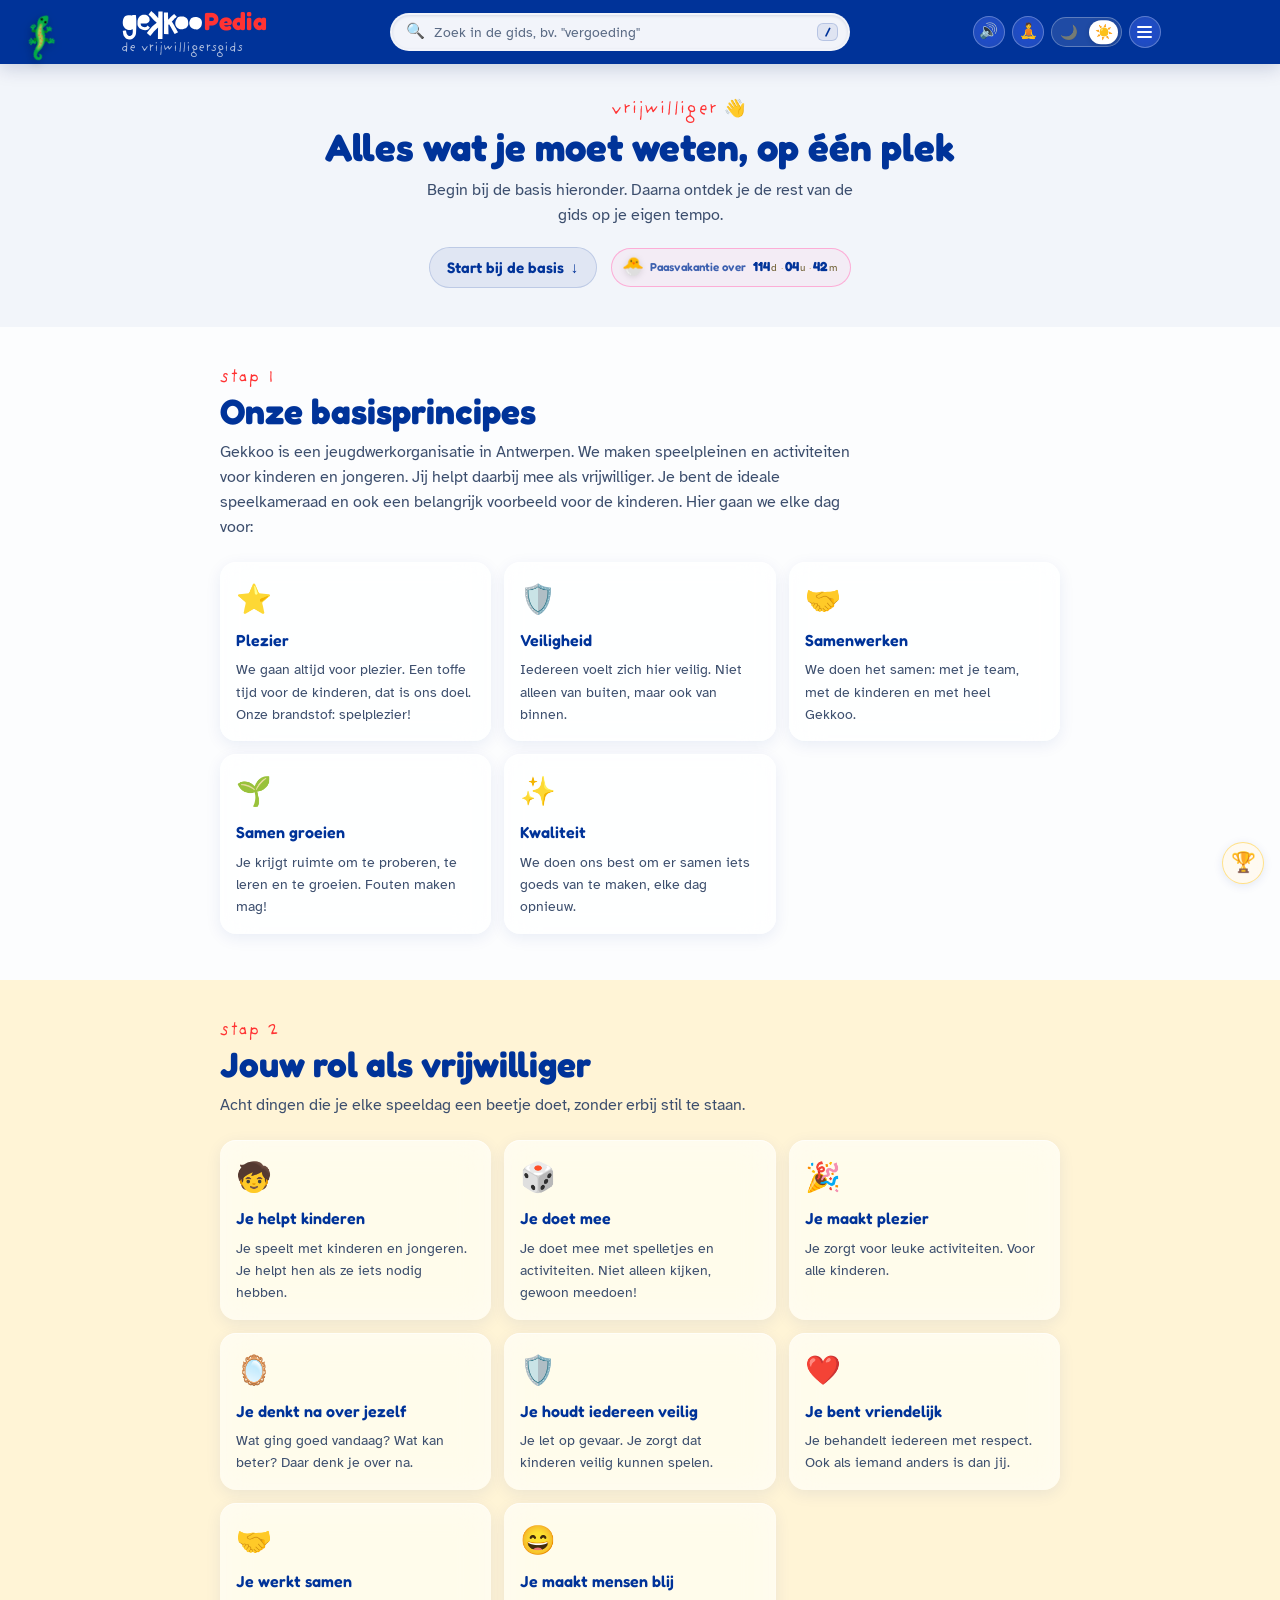
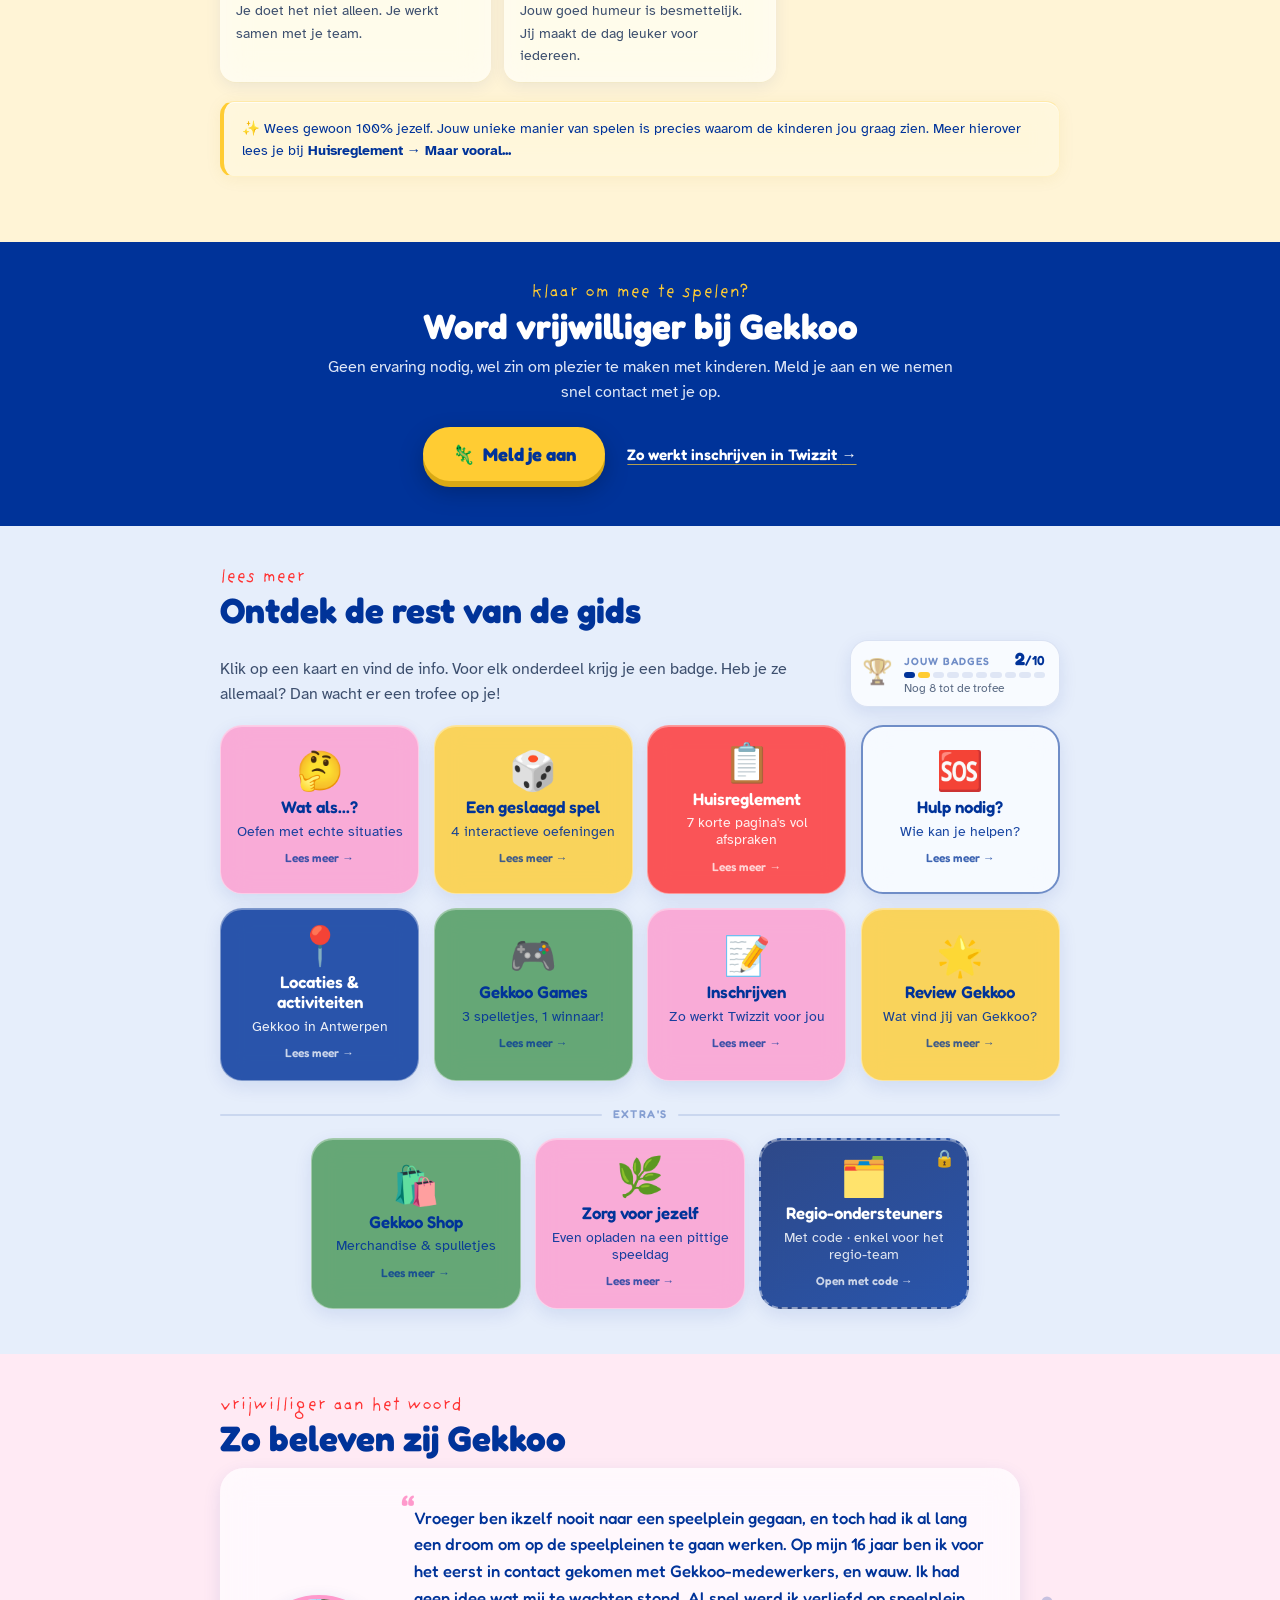
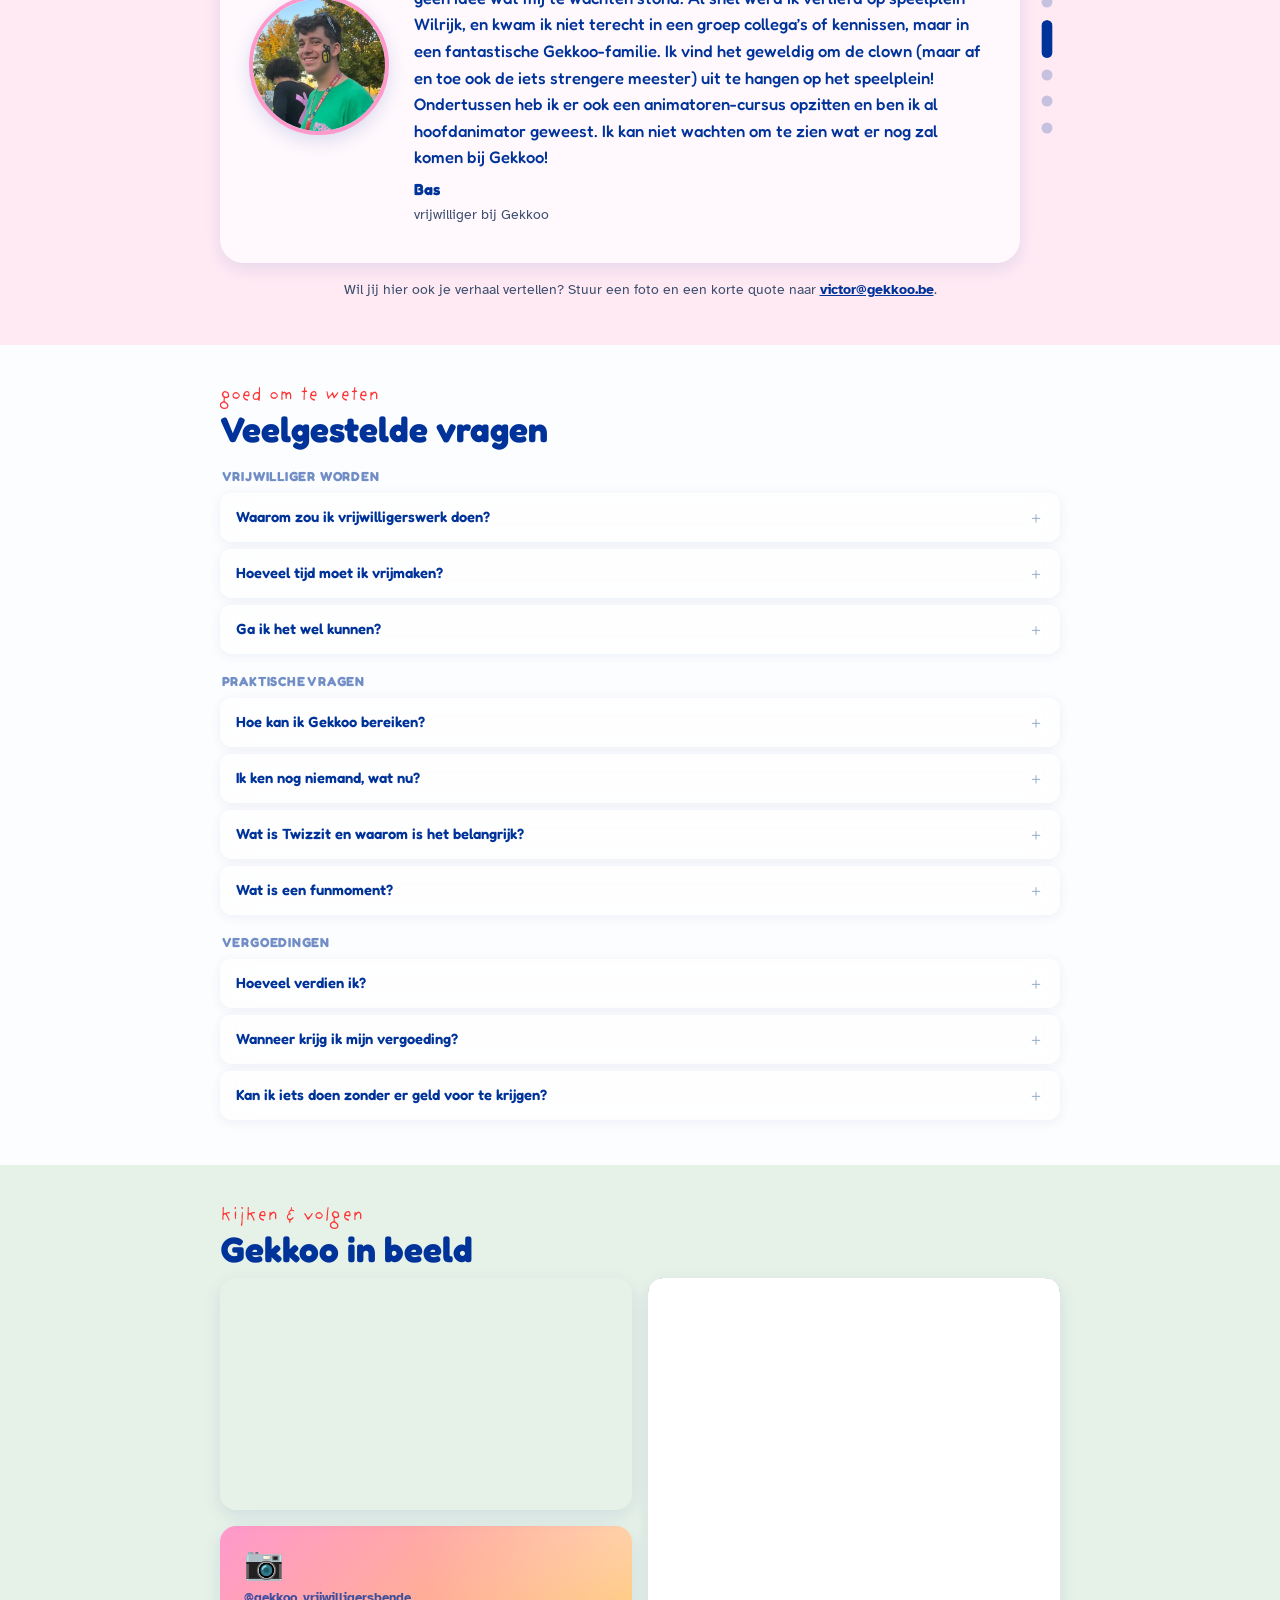
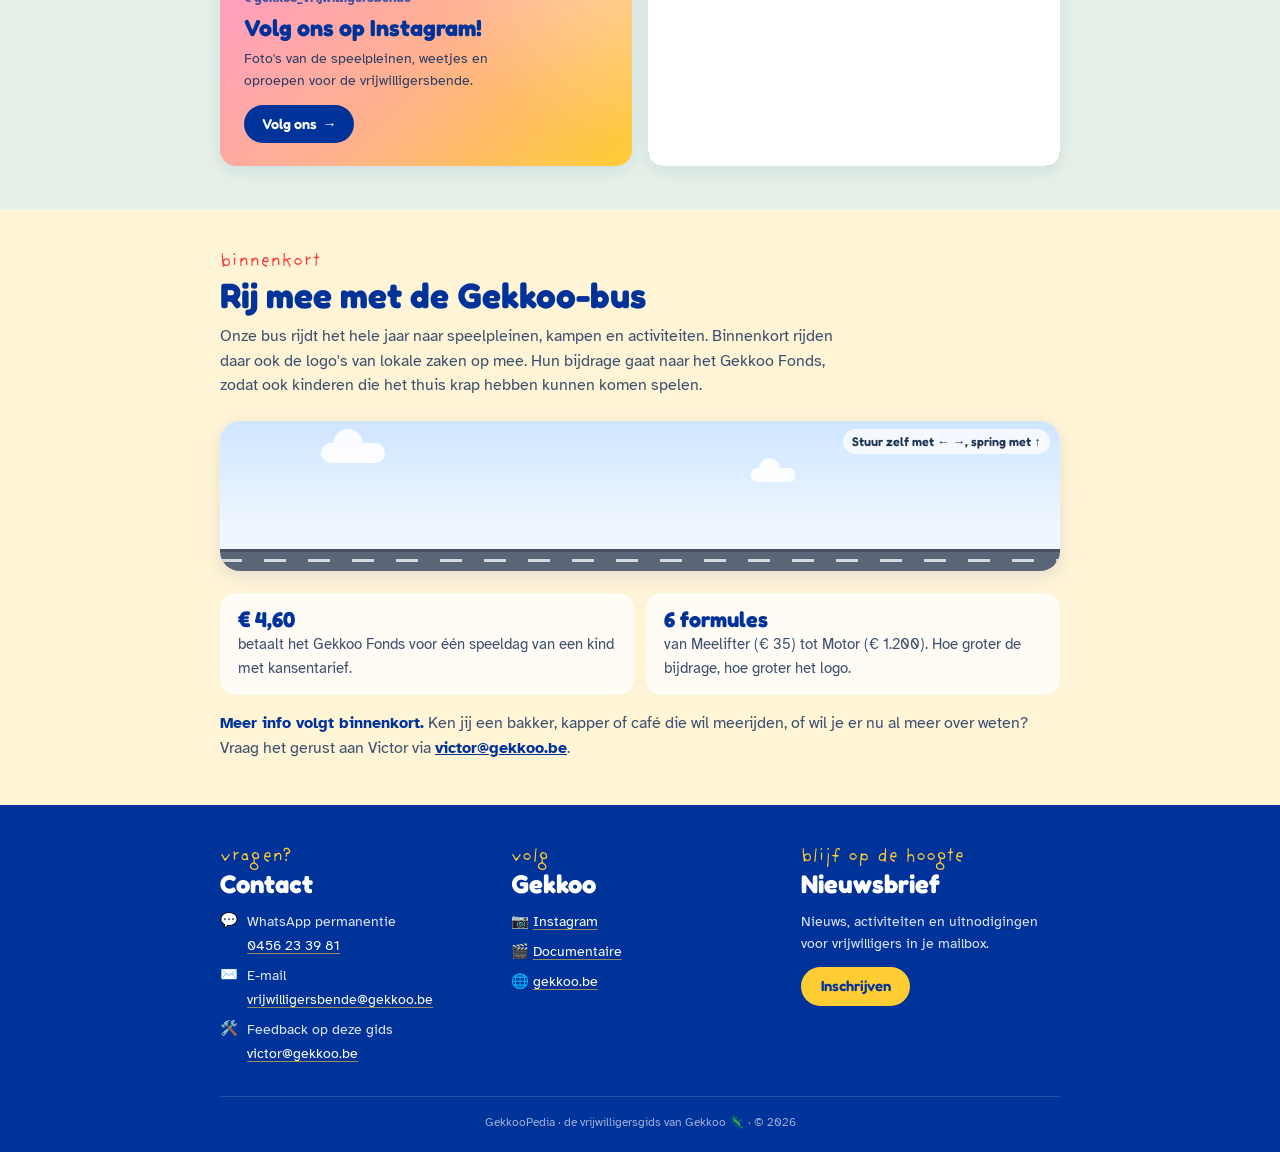
<file: index.html>
<!DOCTYPE html>
<html lang="nl">
<head>
<meta charset="UTF-8">
<meta name="viewport" content="width=device-width, initial-scale=1.0">
<title>GekkooPedia</title>
<meta name="description" content="De vrijwilligersgids van Gekkoo: alles wat je als vrijwilliger moet weten, met oefensituaties, het huisreglement en wie je kan helpen.">
<meta property="og:type" content="website">
<meta property="og:site_name" content="GekkooPedia">
<meta property="og:title" content="GekkooPedia 🦎">
<meta property="og:description" content="Alles wat je moet weten als vrijwilliger bij Gekkoo: je rol, het huisreglement, oefensituaties, wie je kan helpen en nog veel meer.">
<meta property="og:locale" content="nl_BE">
<meta property="og:url" content="https://gekkoo.victorvansande.workers.dev/">
<meta property="og:image" content="https://gekkoo.victorvansande.workers.dev/og-image.jpg">
<meta property="og:image:width" content="1200">
<meta property="og:image:height" content="630">
<meta property="og:image:alt" content="GekkooPedia, de vrijwilligersgids van Gekkoo">
<meta name="twitter:card" content="summary_large_image">
<meta name="twitter:title" content="GekkooPedia 🦎">
<meta name="twitter:description" content="Alles wat je moet weten als vrijwilliger bij Gekkoo: je rol, het huisreglement, oefensituaties, wie je kan helpen en nog veel meer.">
<meta name="twitter:image" content="https://gekkoo.victorvansande.workers.dev/og-image.jpg">
<meta name="theme-color" content="#003399" media="(prefers-color-scheme: light)">
<meta name="theme-color" content="#0d1629" media="(prefers-color-scheme: dark)">
<link rel="canonical" href="https://gekkoo.victorvansande.workers.dev/">
<link rel="icon" href="favicon.svg">
<link rel="apple-touch-icon" href="favicon.svg">
<link rel="manifest" href="manifest.json">
<link rel="preconnect" href="https://fonts.googleapis.com">
<link rel="preconnect" href="https://fonts.gstatic.com" crossorigin>
<link href="https://fonts.googleapis.com/css2?family=Atkinson+Hyperlegible:wght@400;700&family=Fredoka:wght@500;600;700&display=swap" rel="stylesheet">
<link rel="stylesheet" href="style.css">
</head>
<body>

<!-- Decorative shape sprite (defined once, reused via <use>) -->
<svg aria-hidden="true" style="position:absolute;width:0;height:0;overflow:hidden">
  <defs>
    <symbol id="shape-star" viewBox="0 0 1920 1080">
      <path fill="currentColor" d="m1400.63,813.41s-7.69-12.63-11.69-19.57c-38.81-67.75-150.51-260.73-150.51-260.73,0,0-32.84-48.96-34.36-51.69-11-14.35-19.32-29.95-30.91-44,24.67-25.1,31.19-32.57,31.19-32.57l43.59-46.53c16.21-16.78,33.61-33.33,51.85-47.71.76-.77,16.11-16.26,16.11-16.26,0,0,25.58-21.73,35.71-32.59l-95.36-101.34c-8.04,7.86-35.74,32.58-35.74,32.58,0,0-15.54,15.67-17.46,17.54l-42.38,38.29s-48.11,53.49-86.05,94.68c-1.41-103.1-2.65-203.22-2.82-296.91l-151.52.28v6.13s-1.84,156.3-1.69,234.42c-1.54,0-15.15-14.61-15.15-14.61-51.38-57.73-73.6-85.53-129.03-139.27l-33.62-33.81s-33.8-33.1-55.44-51.21c-1.38-1.54-19.31-17.05-19.31-17.66l-97.19,131.43c2.08,1.4,3.87,2.98,5.42,4.9,0,0,49.58,45.72,71.54,66.95,0,0,139.33,155.46,218.97,220.68-55.31,49.22-122.32,95.52-169.76,152.15-52.71,62.92-131.89,164.86-179.58,231.65l122.52,105.98c76.15-106.13,179.06-232.42,278.03-317.74-3.62,110.48-1.08,311.82-.88,422.3l161.99-.3c3.54-161.76,2.36-336.02.23-508.01,6.84,9.93,20.15,27.65,20.15,27.65,1.14,1.18,10.45,17.33,14,21.91l17.51,29.96,95.73,166.16c16.73,29.43,59.88,103.07,60.61,103.88l119.28-69.59c-1.23-3.26-2.77-4.84-3.95-7.42Z"/>
    </symbol>
    <symbol id="shape-blob" viewBox="0 0 1920 1080">
      <path fill="currentColor" d="m1431.52,496c-1.47-30.08-9.39-59.5-12.31-89.49-3.11-32.42-8.3-62.98-20.62-93.21-18.17-44.37-41.97-87.24-75.84-121.58-18.15-18.51-39.69-31.88-61.66-45.29-29.1-17.91-59.04-35.05-89.76-50.13-26.6-13.04-56.87-19.31-85.88-24.15-59.86-10.13-119.97-11.46-180.53-10.03-50.91,1.14-102.96,12.91-150.35,31.82-60.07,23.88-119.5,59.71-155.76,114.82-37.42,57.18-67.65,119.22-88,184.51-21.3,68.18-33.64,138.16-29.04,209.81,4.4,70.21,23.72,139.02,59.09,199.9,14.01,24.08,30.39,46.66,49.05,67.34,8.18,9.18,16.27,21.24,25.87,28.7,10.98,8.72,22,17.32,33.05,26.04,20.68,16.09,42.4,29.36,64.8,43.29,40.52,24.99,88.68,33.65,134.81,43.4,24.3,5.02,47.23,6.63,71.83,6.58,32.71-.06,65.54.4,98.3-1.18,11.4-.46,21.47-4.02,32.41-7.04,16.73-4.99,33.66-9.83,50.28-14.79,16.35-4.77,32.68-9.34,49.03-13.84,15.02-4.24,31.28-7.04,45.19-14.29,15.2-7.84,30.09-16.27,44.49-25.54,27.89-17.46,55.68-35.63,80.52-57.44,24.41-21.42,40.86-47.16,56.7-75.16,13.52-24.1,26.31-48.77,38.26-73.85,9.26-19.35,17.44-38.6,20.41-59.93,8.51-59.77-1.77-119.66-4.34-179.28-1.58-31.07,1.29,30.74,0,0"/>
    </symbol>
    <symbol id="shape-arc" viewBox="0 0 1920 1080">
      <path fill="currentColor" d="m687.51,917.27c3.5-55.25-5.25-92.08-.27-147.31,4.85-53.03,24.25-166.27,51.49-215.42,0,0,106.83-95.63,157.9-101.17,27.09-2.94,116.9-2.59,141.84,10.63,25.37,13.36,73.99,59.27,90.15,81.67l60.07,98.06,30.15,125.26c5.82,39.08,22.11,122.84,22.11,122.84,85.92-10.67,136.66-4.66,222.07-19.16,9.45-1.51,40.35-1.57,39.23-13.54-2.97-30.64-7.75-61.17-12.05-91.58-7.48-54.05-37.24-225.73-51.6-253.94-21.65-54.74-64.45-104.11-99.5-150.28-39.97-53.84-77.7-108.36-137.19-142.17-42.76-26.4-78.63-34.83-127.51-39.34-59.55-5.53-148.24-28.99-206.22-14.38-120.1,29.9-168.86,65-247.85,127.44-40.93,32.65-73.56,80.83-105.44,123.13-30.55,40.39-72.16,131.62-80.21,181.26-13.39,84.04-12.22,108.28-16.96,193.41Z"/>
    </symbol>
    <symbol id="shape-stripe" viewBox="0 0 1920 1080">
      <path fill="currentColor" d="m746.29,422.52c-12.42.02-141.68,7.88-141.68,7.88-117.13,6.1-240.78,5.95-308.08,11.47l.44,240.97c100.78,8.24,533.46-14.73,539.94-14.74,0,0,468.51-4.61,785.54-5.19l1.01-267.53c-191.04.35-364.26,15.87-555.35,16.22Z"/>
    </symbol>
  </defs>
</svg>

<svg class="bg-blob" viewBox="0 0 1920 1080" xmlns="http://www.w3.org/2000/svg" aria-hidden="true" focusable="false"><path d="m1431.52,496c-1.47-30.08-9.39-59.5-12.31-89.49-3.11-32.42-8.3-62.98-20.62-93.21-18.17-44.37-41.97-87.24-75.84-121.58-18.15-18.51-39.69-31.88-61.66-45.29-29.1-17.91-59.04-35.05-89.76-50.13-26.6-13.04-56.87-19.31-85.88-24.15-59.86-10.13-119.97-11.46-180.53-10.03-50.91,1.14-102.96,12.91-150.35,31.82-60.07,23.88-119.5,59.71-155.76,114.82-37.42,57.18-67.65,119.22-88,184.51-21.3,68.18-33.64,138.16-29.04,209.81,4.4,70.21,23.72,139.02,59.09,199.9,14.01,24.08,30.39,46.66,49.05,67.34,8.18,9.18,16.27,21.24,25.87,28.7,10.98,8.72,22,17.32,33.05,26.04,20.68,16.09,42.4,29.36,64.8,43.29,40.52,24.99,88.68,33.65,134.81,43.4,24.3,5.02,47.23,6.63,71.83,6.58,32.71-.06,65.54.4,98.3-1.18,11.4-.46,21.47-4.02,32.41-7.04,16.73-4.99,33.66-9.83,50.28-14.79,16.35-4.77,32.68-9.34,49.03-13.84,15.02-4.24,31.28-7.04,45.19-14.29,15.2-7.84,30.09-16.27,44.49-25.54,27.89-17.46,55.68-35.63,80.52-57.44,24.41-21.42,40.86-47.16,56.7-75.16,13.52-24.1,26.31-48.77,38.26-73.85,9.26-19.35,17.44-38.6,20.41-59.93,8.51-59.77-1.77-119.66-4.34-179.28-1.58-31.07,1.29,30.74,0,0"/></svg>
<header class="top site-header">
  <div class="sh-inner">
  <div class="logo sh-brand" id="logo-confetti" role="button" tabindex="0" aria-label="GekkooPedia, de vrijwilligersgids: terug naar de startpagina"><span class="sh-word"><svg class="brand-logo" viewBox="15 130 935 340" xmlns="http://www.w3.org/2000/svg" aria-hidden="true" focusable="false"><path d="m207.58,225.16c-.71-8.02-1.16-17.39-1.93-25.41-.18-1.78-2.04-14.44-2.04-14.44-4.6.87-9.48.94-14.14,1.32-8.61.7-20.13.65-29.44,1.54,0,0-.01,2.8-.02,3.78,0,0-6.77-.99-7.61-1.15-4.79-.91-9.41-2.18-14.28-2.61-11.35-1.01-23.31-.34-34.38,2.36-7.71,2.18-15.03,4.86-21.02,10.27-5.45,4.97-11.61,11.29-14.91,17.93-3.73,7.54-5.91,16.27-7.67,24.4-2.13,9.75-3.16,19.72-3.08,29.71.09,9.95,1.15,19.89,4.1,29.43,2.2,7.13,20.38,33.93,27.07,38.66,6.14,4.36,13.9,7.31,21.18,9.27,9.68,2.6,20.44,3.67,30.47,2.98,4.82-.35,9.47-2.21,14.08-3.52,1.04-.28,15.43-4.45,15.42-4.04-.11,2.26.06,9.93-.11,12.17-.56,7.46.58,12.46-.18,19.92-.74,7.16-3.57,22.44-7.38,29.05,0,0-14.8,12.77-21.81,13.44-3.72.36-16.04.17-19.44-1.65-3.46-1.84-10.06-8.12-12.24-11.18l-8.09-13.35-3.95-16.98c-.74-5.29-2.85-16.64-2.85-16.64-11.8,1.31-18.75.42-30.49,2.26-1.3.19-5.54.15-5.4,1.77.36,4.15.97,8.28,1.52,12.4.94,7.32,4.77,30.57,6.7,34.41,2.89,7.43,8.69,14.17,13.42,20.47,5.4,7.34,10.5,14.77,18.61,19.43,5.83,3.63,10.73,4.83,17.43,5.51,8.16.84,20.29,4.14,28.27,2.25,16.52-3.86,23.26-8.53,34.19-16.86,5.66-4.35,10.21-10.82,14.65-16.49,4.25-5.41,10.09-17.69,11.27-24.38,1.96-11.34,1.84-14.62,2.61-26.12,1.87-27.99,2.5-56.08,3.12-84.13.53-22.81-.33-44.72-.56-47.46-.48-5.69-.23-5.72-1.08-18.33"/><path d="m346.46,343l3.96-4.73c2.77-3.92,6.1-7.22,9.68-12.81-8.89-7.35-16.61-13.72-25.49-21.06-2.37,1.85-1.05,2.9-9.11,10.31,0,0-4.5,5.22-12.63,6.65-7.19,1.27-23.28-1.47-23.28-1.47,0,0-10.45-4.1-14.85-6.38-5.87-3.05-10.41-8.23-14.31-12.95.3-.6-3.33-18.16-3.77-18.49v-.3c22.04.2,53.94-1.35,64.24-1.87,10.16-.48,17.53-6.43,17.53-6.43.26-.61,7.39-5.46,7.39-5.46l6.89-8.21s4.25-10.95,5.48-16.72c.04-4.03-4.34-28.23-7.31-31.08l-8.34-10.67c-4.07-4.16-16.79-12.2-21.9-14.28l-4.7-2.04s-7.75-.95-10.88-1.08c-8.75-.35-16.24-1-24.45-.22-3.9-.04-11.27,3.62-14.67,5.46-13.99,7.54-22.79,14.78-31.15,26.23,0,0-.55,2.05-.89,2.25,0,0-8.98,21.12-11.08,31.73-.1,23.37-5.67,48.37,8.7,69.32.91,1.32,10.54,14.32,16.01,18.12l6.5,3.72c24.15,14.17,61.17,22.75,86.89,6.24l5.53-3.78Z"/><path d="m454.3,220.27c-.48,0-4.68-4.54-4.68-4.54-15.84-17.93-22.68-26.56-39.8-43.28l-10.38-10.51s-10.44-10.3-17.13-15.94c-.43-.48-5.97-5.31-5.97-5.5l-30.78,40.09c.64.44,1.2.93,1.67,1.53,0,0,15.32,14.23,22.1,20.84,0,0,42.96,48.29,67.59,68.63-17.43,14.95-38.5,28.96-53.5,46.22-16.66,19.17-41.72,50.26-56.83,70.64l37.88,33.02c24.12-32.38,56.67-70.87,87.85-96.78-1.5,33.97-1.39,95.91-1.7,129.89l50.55.46c3.31-99.47.89-214.39,1.75-308.3l-47.29-.43-.02,1.89s-1.11,48.07-1.33,72.1"/><path d="m789.16,268.08c-.17-4.5-1.33-8.92-1.72-13.41-.42-4.86-1.16-9.44-2.98-13.98-2.69-6.67-6.23-13.13-11.32-18.32-2.73-2.8-5.97-4.84-9.29-6.88-4.39-2.73-8.91-5.34-13.55-7.65-4.02-2-8.6-2.98-13-3.76-9.07-1.62-18.2-1.91-27.4-1.8-7.73.09-15.65,1.76-22.88,4.51-9.16,3.47-18.24,8.74-23.84,16.92-5.78,8.49-10.47,17.73-13.67,27.47-3.35,10.17-5.34,20.62-4.76,31.35.55,10.51,3.37,20.84,8.64,30.01,2.09,3.63,4.54,7.03,7.34,10.16,1.23,1.39,2.44,3.21,3.88,4.34,1.65,1.32,3.31,2.63,4.97,3.95,3.11,2.44,6.39,4.46,9.77,6.59,6.11,3.81,13.41,5.18,20.4,6.72,3.68.79,7.16,1.07,10.9,1.1,4.97.05,9.95.17,14.93-.01,1.73-.05,3.27-.57,4.93-1,2.55-.72,5.13-1.41,7.66-2.13,2.49-.69,4.98-1.34,7.47-1.99,2.29-.61,4.76-1,6.89-2.06,2.32-1.15,4.6-2.38,6.8-3.75,4.26-2.57,8.51-5.24,12.32-8.46,3.74-3.16,6.28-6.99,8.73-11.15,2.09-3.58,4.08-7.25,5.93-10.99,1.44-2.88,2.71-5.75,3.2-8.93,1.39-8.93-.07-17.91-.36-26.84-.19-4.65.14,4.6,0,0"/><path d="m941.75,258.17c-2.45-6.12-3.26-12.42-6.47-18.38-3.78-6.97-8.82-13.17-15.66-17.71-27.53-15.72-63.84-21.66-92.42-1.72l-9.82,8.87-.67,1.02c-9.41,13.46-14.1,31.34-15.17,39.31-.86,6.46.34,13.51,1.2,19.93,1.32,9.67,5.22,14.66,7.89,21.69,3.24,5.17,6.67,10.2,10.66,14.9,4.71,5.5,9.66,8.45,16.33,11.55,4.57,2.11,9.29,4.43,14.18,5.84,2.72.81,6.68,2.57,9.57,2.41,13.11,1.66,26.15,2.87,38.78-1.59,9.15-3.24,16.58-7.58,22.46-15.01,4.62-5.79,9.18-11.96,12.55-18.49,3.51-6.78,4.58-14.17,5.84-21.49,1.01-5.85,1.91-11.38,1.9-17.33.01-2.82.15-5.66,0-8.48-.09-1.83-1.04-3.56-1.13-5.3-.2-.5.03.53,0,0"/><path d="m670.94,369.81c-11.82-21.01-45.83-80.86-45.83-80.86,0,0-10.03-15.2-10.5-16.05-3.37-4.46-5.9-9.3-9.45-13.67,7.81-7.61,9.88-9.88,9.88-9.88l13.81-14.12c5.13-5.09,10.64-10.1,16.39-14.45.24-.23,5.1-4.93,5.1-4.93,0,0,8.08-6.57,11.29-9.87l-29.32-31.59c-2.54,2.38-11.3,9.86-11.3,9.86,0,0-4.92,4.75-5.53,5.32l-13.4,11.59s-25.5,27.17-36.54,38.26c.02-2.27-1.18-25.97-1.18-25.97-.9-21.47-.62-44.12-1.51-56.46l-44.8-.41c-1.73,18.45,1.66,97.76,1.65,98.95,0,0-.09,85.84-.62,143.93l49.73.73c.32-35-2.21-66.77-1.89-101.78l7.6-8.17c2,2.99,6.43,8.97,6.43,8.97.35.37,3.18,5.38,4.27,6.8l5.33,9.29,29.15,51.53c5.09,9.13,18.24,31.97,18.46,32.22l37.53-20.88c-.37-1.01-.84-1.5-1.2-2.3,0,0-2.34-3.92-3.56-6.07"/></svg><span class="sh-pedia">Pedia</span></span><span class="sh-sub">de vrijwilligersgids</span></div>
  <button class="sh-search" id="search-trigger" type="button" aria-label="Zoek in de gids" aria-keyshortcuts="/">
    <span class="sh-search-ic" aria-hidden="true">🔍</span>
    <span class="sh-search-ph">Zoek in de gids, bv. "vergoeding"</span>
    <kbd class="sh-search-kbd" aria-hidden="true">/</kbd>
  </button>
  <div class="header-controls">
    <button class="glass-btn ctrl-btn mute-toggle" id="mute-toggle" aria-label="Geluid uitschakelen" data-tip="Geluid aan of uit">🔊</button>
    <button class="glass-btn ctrl-btn zen-toggle" id="zen-toggle" aria-label="Zen-modus: verberg afleiding" data-tip="Zen-modus: verberg alles behalve de inhoud">🧘</button>
    <button class="theme-pill" id="dark-toggle" aria-label="Schakel donker thema in" data-tip="Licht of donker thema">
      <span class="theme-pill-moon" aria-hidden="true">🌙</span>
      <span class="theme-pill-knob"></span>
      <span class="theme-pill-sun" aria-hidden="true">☀️</span>
    </button>
    <button class="glass-btn ctrl-btn menu-toggle" id="menu-toggle" type="button" aria-label="Menu: alle pagina's" aria-expanded="false" aria-controls="site-menu" data-tip="Alle pagina's">
      <span class="burger" aria-hidden="true"><span></span><span></span><span></span></span>
    </button>
  </div>
  </div>
</header>

<!-- Hamburgermenu: alle pagina's (wordt opgebouwd uit de kaarten in script.js) -->
<div id="menu-overlay" class="menu-overlay" hidden></div>
<nav id="site-menu" class="site-menu" aria-label="Alle pagina's" hidden>
  <div class="sm-head">
    <span class="sm-title">Alle pagina's</span>
    <button id="menu-close" class="search-close" type="button" aria-label="Menu sluiten">✕</button>
  </div>
  <div class="sm-body" id="menu-body"></div>
  <div class="sm-foot">
    <a class="cta-btn sm-cta" href="https://gekkoo.be/helpen/vrijwilligers/aanmelden-als-vrijwilliger" target="_blank" rel="noopener"><span aria-hidden="true">🦎</span> Meld je aan</a>
  </div>
</nav>

<main>

  <!-- HUB -->
  <section id="hub" class="view active">
    <!-- Hero -->
    <div class="hub-hero">
      <h1 class="hero-title"><span class="kicker"><span id="greet-word">Welkom</span> vrijwilliger <span class="wave-emoji" id="wave-emoji" role="button" tabindex="0" aria-label="Zwaai terug en wissel van taal">👋</span></span>Alles wat je moet weten, op één plek</h1>
      <p class="hero-lead">Begin bij de basis hieronder. Daarna ontdek je de rest van de gids op je eigen tempo.</p>
      <div class="hero-row">
        <a class="hero-jump" href="#hub-principes">Start bij de basis <span aria-hidden="true">↓</span></a>
        <div class="countdown" id="countdown">
          <div class="cd-sun-wrap">
            <button class="cd-sun" id="cd-sun" type="button" aria-label="Geef de zon een tik!">☀️</button>
            <div class="cd-bubble" id="cd-bubble" aria-hidden="true"></div>
          </div>
          <span class="cd-title" id="cd-title">Zomer bezig:</span>
          <div class="cd-units" id="cd-units">
            <span class="cd-unit"><span class="cd-num" id="cd-days">--</span><span class="cd-label">d</span></span>
            <span class="cd-unit"><span class="cd-num" id="cd-hours">--</span><span class="cd-label">u</span></span>
            <span class="cd-unit"><span class="cd-num" id="cd-mins">--</span><span class="cd-label">m</span></span>
            <span class="cd-unit cd-unit-secs"><span class="cd-num" id="cd-secs">--</span><span class="cd-label">s</span></span>
          </div>
        </div>
      </div>
    </div>

    <!-- Kern 1: basisprincipes -->
    <div class="hub-block hb-white" id="hub-principes" data-search-title="Onze basisprincipes" data-search-icon="🏠">
      <p class="kicker">stap 1</p>
      <h2 class="block-title">Onze basisprincipes</h2>
      <p class="block-lead">Gekkoo is een jeugdwerkorganisatie in Antwerpen. We maken speelpleinen en activiteiten voor kinderen en jongeren. Jij helpt daarbij mee als vrijwilliger. Je bent de ideale speelkameraad en ook een belangrijk voorbeeld voor de kinderen. Hier gaan we elke dag voor:</p>
      <div class="skill-grid">
        <div class="skill-card"><span class="ic" aria-hidden="true">⭐</span><h3>Plezier</h3><p>We gaan altijd voor plezier. Een toffe tijd voor de kinderen, dat is ons doel. Onze brandstof: spelplezier!</p></div>
        <div class="skill-card"><span class="ic" aria-hidden="true">🛡️</span><h3>Veiligheid</h3><p>Iedereen voelt zich hier veilig. Niet alleen van buiten, maar ook van binnen.</p></div>
        <div class="skill-card"><span class="ic" aria-hidden="true">🤝</span><h3>Samenwerken</h3><p>We doen het samen: met je team, met de kinderen en met heel Gekkoo.</p></div>
        <div class="skill-card"><span class="ic" aria-hidden="true">🌱</span><h3>Samen groeien</h3><p>Je krijgt ruimte om te proberen, te leren en te groeien. Fouten maken mag!</p></div>
        <div class="skill-card"><span class="ic" aria-hidden="true">✨</span><h3>Kwaliteit</h3><p>We doen ons best om er samen iets goeds van te maken, elke dag opnieuw.</p></div>
      </div>
      <span class="read-sentinel" data-read="welkom" aria-hidden="true"></span>
    </div>

    <!-- Kern 2: jouw rol -->
    <div class="hub-block hb-gold" id="hub-rol" data-search-title="Jouw rol als vrijwilliger" data-search-icon="⭐">
      <p class="kicker">stap 2</p>
      <h2 class="block-title">Jouw rol als vrijwilliger</h2>
      <p class="block-lead">Acht dingen die je elke speeldag een beetje doet, zonder erbij stil te staan.</p>
      <div class="skill-grid">
        <div class="skill-card"><span class="ic" aria-hidden="true">🧒</span><h3>Je helpt kinderen</h3><p>Je speelt met kinderen en jongeren. Je helpt hen als ze iets nodig hebben.</p></div>
        <div class="skill-card"><span class="ic" aria-hidden="true">🎲</span><h3>Je doet mee</h3><p>Je doet mee met spelletjes en activiteiten. Niet alleen kijken, gewoon meedoen!</p></div>
        <div class="skill-card"><span class="ic" aria-hidden="true">🎉</span><h3>Je maakt plezier</h3><p>Je zorgt voor leuke activiteiten. Voor alle kinderen.</p></div>
        <div class="skill-card"><span class="ic" aria-hidden="true">🪞</span><h3>Je denkt na over jezelf</h3><p>Wat ging goed vandaag? Wat kan beter? Daar denk je over na.</p></div>
        <div class="skill-card"><span class="ic" aria-hidden="true">🛡️</span><h3>Je houdt iedereen veilig</h3><p>Je let op gevaar. Je zorgt dat kinderen veilig kunnen spelen.</p></div>
        <div class="skill-card"><span class="ic" aria-hidden="true">❤️</span><h3>Je bent vriendelijk</h3><p>Je behandelt iedereen met respect. Ook als iemand anders is dan jij.</p></div>
        <div class="skill-card"><span class="ic" aria-hidden="true">🤝</span><h3>Je werkt samen</h3><p>Je doet het niet alleen. Je werkt samen met je team.</p></div>
        <div class="skill-card"><span class="ic" aria-hidden="true">😄</span><h3>Je maakt mensen blij</h3><p>Jouw goed humeur is besmettelijk. Jij maakt de dag leuker voor iedereen.</p></div>
      </div>
      <div class="note" style="margin-top:1.2rem;">
        ✨ Wees gewoon 100% jezelf. Jouw unieke manier van spelen is precies waarom de kinderen
        jou graag zien. Meer hierover lees je bij <strong>Huisreglement → Maar vooral...</strong>
      </div>
      <span class="read-sentinel" data-read="rol" aria-hidden="true"></span>
    </div>

    <!-- Actieknop -->
    <div class="hub-block hb-cta">
      <p class="kicker">klaar om mee te spelen?</p>
      <h2 class="block-title">Word vrijwilliger bij Gekkoo</h2>
      <p class="block-lead">Geen ervaring nodig, wel zin om plezier te maken met kinderen. Meld je aan en we nemen snel contact met je op.</p>
      <div class="cta-actions">
        <a class="cta-btn" href="https://gekkoo.be/helpen/vrijwilligers/aanmelden-als-vrijwilliger" target="_blank" rel="noopener"><span aria-hidden="true">🦎</span> Meld je aan</a>
        <button class="cta-link" type="button" data-goto="twizzit">Zo werkt inschrijven in Twizzit <span aria-hidden="true">→</span></button>
      </div>
    </div>

    <!-- Lees meer: de rest van de gids -->
    <div class="hub-block hb-blue" id="hub-gids">
      <p class="kicker">lees meer</p>
      <h2 class="block-title">Ontdek de rest van de gids</h2>
      <div class="gids-head">
        <div class="gids-intro">
          <p class="block-lead">Klik op een kaart en vind de info. Voor elk onderdeel krijg je een badge. Heb je ze allemaal? Dan wacht er een trofee op je!</p>
        </div>
        <button class="progress-card" id="progress-card" type="button" aria-describedby="progress-sub">
          <span class="pc-ic" aria-hidden="true">🏆</span>
          <span class="pc-body">
            <span class="pc-top"><span class="pc-label">Jouw badges</span><span class="pc-count" id="progress"><strong>0</strong>/10</span></span>
            <span class="pc-segs" id="progress-segs" aria-hidden="true"></span>
            <span class="pc-sub" id="progress-sub">Nog 10 tot de trofee</span>
          </span>
        </button>
      </div>

      <div class="tiles">
        <button class="tile tile-pink" data-module="watals">
          <span class="tile-check" aria-hidden="true"></span>
          <span class="tile-icon" aria-hidden="true">🤔</span>
          <span class="tile-title">Wat als...?</span>
          <span class="tile-desc">Oefen met echte situaties</span>
        </button>
        <button class="tile tile-gold" data-module="spelmaken">
          <span class="tile-check" aria-hidden="true"></span>
          <span class="tile-icon" aria-hidden="true">🎲</span>
          <span class="tile-title">Een geslaagd spel</span>
          <span class="tile-desc">4 interactieve oefeningen</span>
        </button>
        <button class="tile tile-red" data-module="huisreglement">
          <span class="tile-check" aria-hidden="true"></span>
          <span class="tile-icon" aria-hidden="true">📋</span>
          <span class="tile-title">Huisreglement</span>
          <span class="tile-desc">7 korte pagina's vol afspraken</span>
        </button>
        <button class="tile tile-white" data-module="hulp">
          <span class="tile-check" aria-hidden="true"></span>
          <span class="tile-icon" aria-hidden="true">🆘</span>
          <span class="tile-title">Hulp nodig?</span>
          <span class="tile-desc">Wie kan je helpen?</span>
        </button>
        <button class="tile tile-navy" data-module="meer">
          <span class="tile-check" aria-hidden="true"></span>
          <span class="tile-icon" aria-hidden="true">📍</span>
          <span class="tile-title">Locaties &amp; activiteiten</span>
          <span class="tile-desc">Gekkoo in Antwerpen</span>
        </button>
        <button class="tile tile-green" data-module="spel">
          <span class="tile-check" aria-hidden="true"></span>
          <span class="tile-icon" aria-hidden="true">🎮</span>
          <span class="tile-title">Gekkoo Games</span>
          <span class="tile-desc">3 spelletjes, 1 winnaar!</span>
        </button>
        <button class="tile tile-pink" data-module="twizzit">
          <span class="tile-check" aria-hidden="true"></span>
          <span class="tile-icon" aria-hidden="true">📝</span>
          <span class="tile-title">Inschrijven</span>
          <span class="tile-desc">Zo werkt Twizzit voor jou</span>
        </button>
        <button class="tile tile-gold" data-module="review">
          <span class="tile-check" aria-hidden="true"></span>
          <span class="tile-icon" aria-hidden="true">🌟</span>
          <span class="tile-title">Review Gekkoo</span>
          <span class="tile-desc">Wat vind jij van Gekkoo?</span>
        </button>
        <div class="tiles-sep" aria-hidden="true"><span>Extra's</span></div>
        <button class="tile tile-green tile-extra" data-module="shop" data-progress="false">
          <span class="tile-icon" aria-hidden="true">🛍️</span>
          <span class="tile-title">Gekkoo Shop</span>
          <span class="tile-desc">Merchandise &amp; spulletjes</span>
        </button>
        <button class="tile tile-pink tile-extra" data-module="zelfzorg" data-progress="false">
          <span class="tile-icon" aria-hidden="true">🌿</span>
          <span class="tile-title">Zorg voor jezelf</span>
          <span class="tile-desc">Even opladen na een pittige speeldag</span>
        </button>
        <button class="tile tile-regio tile-extra" data-module="regio" data-progress="false" aria-label="Regio-ondersteuners, afgeschermd met code">
          <span class="tile-lock" aria-hidden="true">🔒</span>
          <span class="tile-icon" aria-hidden="true">🗂️</span>
          <span class="tile-title">Regio-ondersteuners</span>
          <span class="tile-desc">Met code · enkel voor het regio-team</span>
        </button>
      </div>
    </div>

    <!-- Vrijwilliger aan het woord -->
    <div class="hub-block hb-pink" id="hub-stem">
      <p class="kicker">vrijwilliger aan het woord</p>
      <h2 class="block-title">Zo beleven zij Gekkoo</h2>
      <div class="spot-carousel" id="spot-carousel" role="region" aria-roledescription="carrousel" aria-label="Vrijwilligers aan het woord">
        <div class="spot-track" id="spot-track">
          <figure class="spotlight is-active" role="group" aria-roledescription="dia" aria-label="1 van 5: Bas">
            <img class="spot-photo" src="bas.jpg" alt="Bas lacht in een groene Gekkoo-T-shirt, met een geschminkte bij op zijn wang" width="420" height="420" loading="lazy">
            <blockquote class="spot-quote">
              <p>Vroeger ben ikzelf nooit naar een speelplein gegaan, en toch had ik al lang een droom om op de speelpleinen te gaan werken. Op mijn 16 jaar ben ik voor het eerst in contact gekomen met Gekkoo-medewerkers, en wauw. Ik had geen idee wat mij te wachten stond. Al snel werd ik verliefd op speelplein Wilrijk, en kwam ik niet terecht in een groep collega’s of kennissen, maar in een fantastische Gekkoo-familie. Ik vind het geweldig om de clown (maar af en toe ook de iets strengere meester) uit te hangen op het speelplein! Ondertussen heb ik er ook een animatoren-cursus opzitten en ben ik al hoofdanimator geweest. Ik kan niet wachten om te zien wat er nog zal komen bij Gekkoo!</p>
            </blockquote>
            <figcaption class="spot-who"><strong>Bas</strong>vrijwilliger bij Gekkoo</figcaption>
          </figure>
          <figure class="spotlight" role="group" aria-roledescription="dia" aria-label="2 van 5: Luna">
            <img class="spot-photo" src="luna.jpg" alt="Luna maakt een spiegelselfie en steekt speels haar tong uit" width="420" height="420" loading="lazy">
            <blockquote class="spot-quote">
              <p>Bij Gekkoo voelt het echt meteen als thuiskomen, een plek waar niemand je raar aankijkt als je lekker “kinderachtig” doet of gewoon jezelf bent. De Gekkoo-familie is echt a thing: de sfeer is super warm, de deur staat altijd open en er is altijd wel iemand in voor een chille babbel. Doordat iedereen achter je staat en meedenkt, kan ik me hier echt op m’n eigen manier ontwikkelen. Gekkoo is geen gewone plek, het is echt een familie waar je sowieso bij hoort!</p>
            </blockquote>
            <figcaption class="spot-who"><strong>Luna</strong>vrijwilliger bij Gekkoo</figcaption>
          </figure>
          <figure class="spotlight" role="group" aria-roledescription="dia" aria-label="3 van 5: Alina">
            <img class="spot-photo" src="alina.jpg" alt="Alina staat lachend op de trap en maakt met beide handen een peace-teken naar de camera boven haar" width="420" height="420" loading="lazy">
            <blockquote class="spot-quote">
              <p>Wat begon als gewoon iets nieuws proberen, is uiteindelijk iets geworden waar ik met heel veel liefde naar terugkijk. Bij Gekkoo heb ik zoveel kinderen leren kennen, maar ook mezelf beter leren kennen. De kleine momenten, de lachende gezichten en de herinneringen die je samen maakt, zijn voor mij het mooiste aan vrijwilliger zijn. Ik ben heel blij dat ik ooit de stap naar Gekkoo heb gezet.</p>
            </blockquote>
            <figcaption class="spot-who"><strong>Alina</strong>vrijwilliger bij Gekkoo</figcaption>
          </figure>
          <figure class="spotlight" role="group" aria-roledescription="dia" aria-label="4 van 5: Leandro">
            <div class="spot-photo spot-initial spot-initial--gold" aria-hidden="true">L</div>
            <blockquote class="spot-quote">
              <p>Van iemand die niets wist over hoe die met kinderen moest omgaan, heeft Gekkoo mij een echte “kindervriend” gemaakt. Ik vind het geweldig om activiteiten te organiseren voor de kinderen en ervoor te zorgen dat ze een fijne vakantie beleven. Het leukste vind ik wanneer ze met een goed gevoel naar huis gaan en de volgende dag met een glimlach terugkomen. Ik vind het ook fijn dat ik op deze manier iets goeds kan doen voor mijn eigen buurt, Linkeroever. Het is geweldig om te merken dat ouders echt vertrouwen hebben in ons en dan ’s ochtends komen vertellen dat hun kind het de dag ervoor super leuk vond. Ook de andere animatoren zijn super tof om mee samen te werken. Dankzij Gekkoo leerde ik meteen nieuwe mensen kennen en beleef ik elke vakantie heel veel leuke momenten.</p>
            </blockquote>
            <figcaption class="spot-who"><strong>Leandro</strong>vrijwilliger bij Gekkoo</figcaption>
          </figure>
          <figure class="spotlight" role="group" aria-roledescription="dia" aria-label="5 van 5: Burak" data-pin="last">
            <img class="spot-photo" src="burak.jpg" alt="Burak zwaait lachend naar de camera, met zijn statief en koptelefoon op het speelplein" width="420" height="420" loading="lazy">
            <blockquote class="spot-quote">
              <p>Ik heb bij Gekkoo veel dingen geleerd. Ik leerde omgaan met kinderen, met mensen, met mezelf en ik leerde bij over mijn passie voor fotografie. Zo groeide ik uit van een jongetje dat niet wist hoe ik foto’s moest nemen tot iemand die het echte speelpleinleven in beeld leerde brengen. Gekkoo heeft mij kansen geboden en ik geloof erin dat iedereen bij Gekkoo de kans krijgt zichzelf te ontwikkelen.</p>
            </blockquote>
            <figcaption class="spot-who"><strong>Burak</strong>vrijwilliger bij Gekkoo</figcaption>
          </figure>
        </div>
        <div class="spot-dots" id="spot-dots" aria-label="Kies een vrijwilliger"></div>
      </div>
      <p class="spot-call">Wil jij hier ook je verhaal vertellen? Stuur een foto en een korte quote naar
        <a href="mailto:victor@gekkoo.be?subject=Vrijwilliger%20aan%20het%20woord">victor@gekkoo.be</a>.</p>
      <!-- Sjabloon voor een extra vrijwilliger (in #spot-track zetten; bolletjes en 'x van y' komen vanzelf):
      <figure class="spotlight" role="group" aria-roledescription="dia">
        <img class="spot-photo" src="naam.jpg" alt="Naam op het speelplein" width="420" height="420" loading="lazy">
        <blockquote class="spot-quote"><p>Korte, persoonlijke quote.</p></blockquote>
        <figcaption class="spot-who"><strong>Naam</strong>vrijwilliger bij Gekkoo</figcaption>
      </figure>
      -->
    </div>

    <!-- Goed om te weten: veelgestelde vragen (inklapbaar) -->
    <div class="hub-block hb-white faq-section" id="hub-faq">
      <p class="kicker">goed om te weten</p>
      <h2 class="block-title">Veelgestelde vragen</h2>

      <h4 class="faq-cat">Vrijwilliger worden</h4>
      <div class="faq-list">
        <details class="faq-item">
          <summary class="faq-q">Waarom zou ik vrijwilligerswerk doen?</summary>
          <p class="faq-a">Je ontmoet nieuwe mensen, verdient al spelend een klein centje bij, leert je talenten kennen en bouwt een eerste werkervaring op. Je kan ook mee op verschillende gratis activiteiten (pretpark, schaatsen, wake-up cable, ...).</p>
        </details>
        <details class="faq-item">
          <summary class="faq-q">Hoeveel tijd moet ik vrijmaken?</summary>
          <p class="faq-a">Je bepaalt zelf hoe vaak je komt, liefst van maandag tot en met vrijdag. Maar een dagje proberen mag altijd. De speelpleinen zijn open van 8:00 tot 18:00. Met je team spreek je een vroege of late shift af. Op zondag is er een voorbereidingsmoment van ongeveer 1 à 1,5 uur.</p>
        </details>
        <details class="faq-item">
          <summary class="faq-q">Ga ik het wel kunnen?</summary>
          <p class="faq-a">Je hoeft geen ervaring te hebben. We verwachten van jou zin om plezier te maken met kinderen en andere jongeren. Wil je liever eerst wat kennis opdoen? Dan bieden we ook een cursus aan.</p>
        </details>
      </div>

      <h4 class="faq-cat">Praktische vragen</h4>
      <div class="faq-list">
        <details class="faq-item">
          <summary class="faq-q">Hoe kan ik Gekkoo bereiken?</summary>
          <p class="faq-a">Buiten de schoolvakanties bereik je ons via WhatsApp van de permanentie (0456233981) of via vrijwilligersbende@gekkoo.be. Tijdens de schoolvakanties voegen we je toe aan een WhatsApp-groep met je team en regio-ondersteuner.</p>
        </details>
        <details class="faq-item">
          <summary class="faq-q">Ik ken nog niemand, wat nu?</summary>
          <p class="faq-a">We plannen je samen met je vriend(in) in. Stuur ons een WhatsApp naar 0456233981. Daarna voegen we je toe aan de groep van je team. Daar kan je al je vragen stellen.</p>
        </details>
        <details class="faq-item">
          <summary class="faq-q">Wat is Twizzit en waarom is het belangrijk?</summary>
          <p class="faq-a">Twizzit is het platform voor alle vrijwilligerszaken: je planning, je vergoeding, je verzekering en je inschrijving voor evenementen. Zorg dat je account in orde is vóór de vakantie. Zonder Twizzit betalen we je niet en ben je niet verzekerd.</p>
        </details>
        <details class="faq-item">
          <summary class="faq-q">Wat is een funmoment?</summary>
          <p class="faq-a">Elke week tijdens de schoolvakanties komen alle vrijwilligers na het speelplein samen op één locatie, met avondeten en een activiteit. Het funmoment gaat door op woensdag en stopt rond 21:00 uur.</p>
        </details>
      </div>

      <h4 class="faq-cat">Vergoedingen</h4>
      <div class="faq-list">
        <details class="faq-item">
          <summary class="faq-q">Hoeveel verdien ik?</summary>
          <p class="faq-a">Je krijgt een vrijwilligersvergoeding afhankelijk van je functie.<br><br>Speelpleinen Antwerpen:<br>Hoofdanimator (kleine vakanties): €40,5/dag<br>Hoofdanimatorstage/light: €32,5/dag<br>Animator: €20,5/dag<br>Animatorstage: €17,5/dag<br>Hulpanimator/speler: €14,5/dag<br>Voorbereidingsmoment: €5</p>
        </details>
        <details class="faq-item">
          <summary class="faq-q">Wanneer krijg ik mijn vergoeding?</summary>
          <p class="faq-a">Ons administratief team regelt dit meestal binnen 2 weken na de week dat je werkte. Soms duurt het iets langer, door drukte of ziekte van collega's.</p>
        </details>
        <details class="faq-item">
          <summary class="faq-q">Kan ik iets doen zonder er geld voor te krijgen?</summary>
          <p class="faq-a">Je krijgt altijd een vrijwilligersvergoeding voor jouw inzet. Op een speelplein hangt die vergoeding af van je functie. Wil je daarnaast nog iets voor Gekkoo doen? Dan maken we daar samen afspraken over.</p>
        </details>
      </div>
    </div>

    <!-- Kijken & volgen (socials lager op de pagina) -->
    <div class="hub-block hb-green hub-extra" id="hub-media">
      <p class="kicker">kijken &amp; volgen</p>
      <h2 class="block-title">Gekkoo in beeld</h2>
      <div class="hub-media">
        <div class="media-col">
          <div class="video-wrap">
            <iframe src="https://www.youtube.com/embed/_4gGAIETWNY" title="Gekkoo video" loading="lazy" allowfullscreen referrerpolicy="strict-origin-when-cross-origin"></iframe>
          </div>
          <a class="insta-follow" href="https://www.instagram.com/gekkoo_vrijwilligersbende" target="_blank" rel="noopener">
            <span class="if-ic" aria-hidden="true">📷</span>
            <span class="if-handle">@gekkoo_vrijwilligersbende</span>
            <strong class="if-title">Volg ons op Instagram!</strong>
            <span class="if-text">Foto's van de speelpleinen, weetjes en oproepen voor de vrijwilligersbende.</span>
            <span class="if-btn">Volg ons <span aria-hidden="true">→</span></span>
          </a>
        </div>
        <div class="insta-embed">
          <blockquote class="instagram-media"
            data-instgrm-permalink="https://www.instagram.com/p/DFLOGnxKjCf/"
            data-instgrm-version="14"
            style="background:#fff;border:0;border-radius:3px;box-shadow:0 0 1px 0 rgba(0,0,0,.5),0 1px 10px 0 rgba(0,0,0,.15);margin:0;padding:0;width:100%;min-height:380px;">
          </blockquote>
          <script async src="https://www.instagram.com/embed.js"></script>
          <a class="insta-overlay" href="https://www.instagram.com/gekkoo_vrijwilligersbende/" target="_blank" rel="noopener" aria-label="Bekijk @gekkoo_vrijwilligersbende op Instagram"></a>
        </div>
      </div>
    </div>

    <!-- Teaser: sponsoring van de Gekkoo-bus -->
    <div class="hub-block hb-gold hub-extra" id="hub-bus" data-search-title="De Gekkoo-bus (binnenkort)" data-search-icon="🚐">
      <p class="kicker">binnenkort</p>
      <h2 class="block-title">Rij mee met de Gekkoo-bus</h2>
      <p class="block-lead">Onze bus rijdt het hele jaar naar speelpleinen, kampen en activiteiten. Binnenkort rijden daar ook de logo's van lokale zaken op mee. Hun bijdrage gaat naar het Gekkoo Fonds, zodat ook kinderen die het thuis krap hebben kunnen komen spelen.</p>

      <div class="bus-scene" aria-hidden="true">
        <div class="bus-sky">
          <span class="bus-cloud bus-cloud--a"></span>
          <span class="bus-cloud bus-cloud--b"></span>
        </div>
        <div class="bus-drive">
          <span class="bus-puff"></span><span class="bus-puff"></span><span class="bus-puff"></span>
          <svg class="bus-svg" viewBox="0 0 240 104" width="240" height="104">
            <path class="bus-body" d="M10 26Q10 12 24 12H164Q177 12 186 22L212 52Q229 55 232 70V84Q232 92 224 92H18Q10 92 10 84Z"/>
            <path class="bus-window" d="M170 20H183Q186 20 188 23L207 49H170Z"/>
            <rect class="bus-window" x="16" y="20" width="16" height="22" rx="3"/>
            <rect class="bus-trim" x="10" y="80" width="222" height="12" rx="4"/>
            <g class="bus-logo-flip"><svg class="bus-logo" x="46" y="15" width="100" height="36" viewBox="15 130 935 340"><path d="m207.58,225.16c-.71-8.02-1.16-17.39-1.93-25.41-.18-1.78-2.04-14.44-2.04-14.44-4.6.87-9.48.94-14.14,1.32-8.61.7-20.13.65-29.44,1.54,0,0-.01,2.8-.02,3.78,0,0-6.77-.99-7.61-1.15-4.79-.91-9.41-2.18-14.28-2.61-11.35-1.01-23.31-.34-34.38,2.36-7.71,2.18-15.03,4.86-21.02,10.27-5.45,4.97-11.61,11.29-14.91,17.93-3.73,7.54-5.91,16.27-7.67,24.4-2.13,9.75-3.16,19.72-3.08,29.71.09,9.95,1.15,19.89,4.1,29.43,2.2,7.13,20.38,33.93,27.07,38.66,6.14,4.36,13.9,7.31,21.18,9.27,9.68,2.6,20.44,3.67,30.47,2.98,4.82-.35,9.47-2.21,14.08-3.52,1.04-.28,15.43-4.45,15.42-4.04-.11,2.26.06,9.93-.11,12.17-.56,7.46.58,12.46-.18,19.92-.74,7.16-3.57,22.44-7.38,29.05,0,0-14.8,12.77-21.81,13.44-3.72.36-16.04.17-19.44-1.65-3.46-1.84-10.06-8.12-12.24-11.18l-8.09-13.35-3.95-16.98c-.74-5.29-2.85-16.64-2.85-16.64-11.8,1.31-18.75.42-30.49,2.26-1.3.19-5.54.15-5.4,1.77.36,4.15.97,8.28,1.52,12.4.94,7.32,4.77,30.57,6.7,34.41,2.89,7.43,8.69,14.17,13.42,20.47,5.4,7.34,10.5,14.77,18.61,19.43,5.83,3.63,10.73,4.83,17.43,5.51,8.16.84,20.29,4.14,28.27,2.25,16.52-3.86,23.26-8.53,34.19-16.86,5.66-4.35,10.21-10.82,14.65-16.49,4.25-5.41,10.09-17.69,11.27-24.38,1.96-11.34,1.84-14.62,2.61-26.12,1.87-27.99,2.5-56.08,3.12-84.13.53-22.81-.33-44.72-.56-47.46-.48-5.69-.23-5.72-1.08-18.33"/><path d="m346.46,343l3.96-4.73c2.77-3.92,6.1-7.22,9.68-12.81-8.89-7.35-16.61-13.72-25.49-21.06-2.37,1.85-1.05,2.9-9.11,10.31,0,0-4.5,5.22-12.63,6.65-7.19,1.27-23.28-1.47-23.28-1.47,0,0-10.45-4.1-14.85-6.38-5.87-3.05-10.41-8.23-14.31-12.95.3-.6-3.33-18.16-3.77-18.49v-.3c22.04.2,53.94-1.35,64.24-1.87,10.16-.48,17.53-6.43,17.53-6.43.26-.61,7.39-5.46,7.39-5.46l6.89-8.21s4.25-10.95,5.48-16.72c.04-4.03-4.34-28.23-7.31-31.08l-8.34-10.67c-4.07-4.16-16.79-12.2-21.9-14.28l-4.7-2.04s-7.75-.95-10.88-1.08c-8.75-.35-16.24-1-24.45-.22-3.9-.04-11.27,3.62-14.67,5.46-13.99,7.54-22.79,14.78-31.15,26.23,0,0-.55,2.05-.89,2.25,0,0-8.98,21.12-11.08,31.73-.1,23.37-5.67,48.37,8.7,69.32.91,1.32,10.54,14.32,16.01,18.12l6.5,3.72c24.15,14.17,61.17,22.75,86.89,6.24l5.53-3.78Z"/><path d="m454.3,220.27c-.48,0-4.68-4.54-4.68-4.54-15.84-17.93-22.68-26.56-39.8-43.28l-10.38-10.51s-10.44-10.3-17.13-15.94c-.43-.48-5.97-5.31-5.97-5.5l-30.78,40.09c.64.44,1.2.93,1.67,1.53,0,0,15.32,14.23,22.1,20.84,0,0,42.96,48.29,67.59,68.63-17.43,14.95-38.5,28.96-53.5,46.22-16.66,19.17-41.72,50.26-56.83,70.64l37.88,33.02c24.12-32.38,56.67-70.87,87.85-96.78-1.5,33.97-1.39,95.91-1.7,129.89l50.55.46c3.31-99.47.89-214.39,1.75-308.3l-47.29-.43-.02,1.89s-1.11,48.07-1.33,72.1"/><path d="m789.16,268.08c-.17-4.5-1.33-8.92-1.72-13.41-.42-4.86-1.16-9.44-2.98-13.98-2.69-6.67-6.23-13.13-11.32-18.32-2.73-2.8-5.97-4.84-9.29-6.88-4.39-2.73-8.91-5.34-13.55-7.65-4.02-2-8.6-2.98-13-3.76-9.07-1.62-18.2-1.91-27.4-1.8-7.73.09-15.65,1.76-22.88,4.51-9.16,3.47-18.24,8.74-23.84,16.92-5.78,8.49-10.47,17.73-13.67,27.47-3.35,10.17-5.34,20.62-4.76,31.35.55,10.51,3.37,20.84,8.64,30.01,2.09,3.63,4.54,7.03,7.34,10.16,1.23,1.39,2.44,3.21,3.88,4.34,1.65,1.32,3.31,2.63,4.97,3.95,3.11,2.44,6.39,4.46,9.77,6.59,6.11,3.81,13.41,5.18,20.4,6.72,3.68.79,7.16,1.07,10.9,1.1,4.97.05,9.95.17,14.93-.01,1.73-.05,3.27-.57,4.93-1,2.55-.72,5.13-1.41,7.66-2.13,2.49-.69,4.98-1.34,7.47-1.99,2.29-.61,4.76-1,6.89-2.06,2.32-1.15,4.6-2.38,6.8-3.75,4.26-2.57,8.51-5.24,12.32-8.46,3.74-3.16,6.28-6.99,8.73-11.15,2.09-3.58,4.08-7.25,5.93-10.99,1.44-2.88,2.71-5.75,3.2-8.93,1.39-8.93-.07-17.91-.36-26.84-.19-4.65.14,4.6,0,0"/><path d="m941.75,258.17c-2.45-6.12-3.26-12.42-6.47-18.38-3.78-6.97-8.82-13.17-15.66-17.71-27.53-15.72-63.84-21.66-92.42-1.72l-9.82,8.87-.67,1.02c-9.41,13.46-14.1,31.34-15.17,39.31-.86,6.46.34,13.51,1.2,19.93,1.32,9.67,5.22,14.66,7.89,21.69,3.24,5.17,6.67,10.2,10.66,14.9,4.71,5.5,9.66,8.45,16.33,11.55,4.57,2.11,9.29,4.43,14.18,5.84,2.72.81,6.68,2.57,9.57,2.41,13.11,1.66,26.15,2.87,38.78-1.59,9.15-3.24,16.58-7.58,22.46-15.01,4.62-5.79,9.18-11.96,12.55-18.49,3.51-6.78,4.58-14.17,5.84-21.49,1.01-5.85,1.91-11.38,1.9-17.33.01-2.82.15-5.66,0-8.48-.09-1.83-1.04-3.56-1.13-5.3-.2-.5.03.53,0,0"/><path d="m670.94,369.81c-11.82-21.01-45.83-80.86-45.83-80.86,0,0-10.03-15.2-10.5-16.05-3.37-4.46-5.9-9.3-9.45-13.67,7.81-7.61,9.88-9.88,9.88-9.88l13.81-14.12c5.13-5.09,10.64-10.1,16.39-14.45.24-.23,5.1-4.93,5.1-4.93,0,0,8.08-6.57,11.29-9.87l-29.32-31.59c-2.54,2.38-11.3,9.86-11.3,9.86,0,0-4.92,4.75-5.53,5.32l-13.4,11.59s-25.5,27.17-36.54,38.26c.02-2.27-1.18-25.97-1.18-25.97-.9-21.47-.62-44.12-1.51-56.46l-44.8-.41c-1.73,18.45,1.66,97.76,1.65,98.95,0,0-.09,85.84-.62,143.93l49.73.73c.32-35-2.21-66.77-1.89-101.78l7.6-8.17c2,2.99,6.43,8.97,6.43,8.97.35.37,3.18,5.38,4.27,6.8l5.33,9.29,29.15,51.53c5.09,9.13,18.24,31.97,18.46,32.22l37.53-20.88c-.37-1.01-.84-1.5-1.2-2.3,0,0-2.34-3.92-3.56-6.07"/></svg></g>
            <rect x="40" y="55" width="20" height="14" rx="2" fill="#EA0000"/>
            <rect x="63" y="55" width="11" height="8" rx="1.5" fill="#FF99CC"/>
            <rect x="77" y="55" width="11" height="8" rx="1.5" fill="#FF99CC"/>
            <rect x="63" y="66" width="11" height="8" rx="1.5" fill="#cfd8ea"/>
            <rect x="77" y="66" width="11" height="8" rx="1.5" fill="#FF99CC"/>
            <rect x="92" y="55" width="13" height="10" rx="1.5" fill="#479554"/>
            <rect x="108" y="55" width="13" height="10" rx="1.5" fill="#479554"/>
            <rect x="92" y="68" width="13" height="10" rx="1.5" fill="#479554"/>
            <rect x="125" y="55" width="16" height="11" rx="1.5" fill="#FFCC33"/>
            <rect x="125" y="68" width="16" height="11" rx="1.5" fill="#FFCC33"/>
            <rect x="108" y="68" width="13" height="10" rx="1.5" fill="#1E3354"/>
            <rect x="174" y="58" width="16" height="3" rx="1.5" class="bus-handle"/>
            <circle cx="228" cy="68" r="3.5" fill="#FFCC33"/>
            <rect x="11" y="56" width="5" height="12" rx="2" fill="#EA0000"/>
            <g class="bus-wheel" transform="translate(52 92)"><g class="bus-spin"><circle r="13" class="bus-tyre"/><circle r="6.5" class="bus-hub"/><path d="M0-6.5V6.5M-6.5 0H6.5" class="bus-spoke"/></g></g>
            <g class="bus-wheel" transform="translate(190 92)"><g class="bus-spin"><circle r="13" class="bus-tyre"/><circle r="6.5" class="bus-hub"/><path d="M0-6.5V6.5M-6.5 0H6.5" class="bus-spoke"/></g></g>
          </svg>
        </div>
        <div class="bus-road"></div>
        <span class="bus-hint"><span class="bus-hint-keys">Stuur zelf met ← →, spring met ↑</span><span class="bus-hint-touch">Hou links of rechts ingedrukt om zelf te rijden</span></span>
      </div>

      <div class="bus-facts">
        <p class="bus-fact"><strong>€ 4,60</strong> betaalt het Gekkoo Fonds voor één speeldag van een kind met kansentarief.</p>
        <p class="bus-fact"><strong>6 formules</strong> van Meelifter (€ 35) tot Motor (€ 1.200). Hoe groter de bijdrage, hoe groter het logo.</p>
      </div>
      <p class="bus-call"><strong>Meer info volgt binnenkort.</strong> Ken jij een bakker, kapper of café die wil meerijden, of wil je er nu al meer over weten? Vraag het gerust aan Victor via <a href="mailto:victor@gekkoo.be">victor@gekkoo.be</a>.</p>
    </div>
  </section>

  <!-- WAT ALS -->
  <section id="module-watals" class="view module">
    <button class="back" data-back>← Terug naar overzicht</button>

    <div class="page-band page-pink">
      <svg class="deco deco-star deco--tr" aria-hidden="true"><use href="#shape-star"/></svg>
      <svg class="deco deco-blob deco--bl" aria-hidden="true"><use href="#shape-blob"/></svg>
      <h2 class="band-title">Wat als...?</h2>
      <p class="band-intro">Lees de situatie. Kies wat jij zou doen. Er is geen foute keuze, alleen leermomenten!</p>
    </div>

    <div class="mod-body">
      <div class="quiz-card" id="quiz-card"></div>
    </div>
  </section>

  <!-- KLAAR VOOR DE START (STADIUM interactief) -->
  <section id="module-spelmaken" class="view module">
    <button class="back" data-back>← Terug naar overzicht</button>

    <div class="kv-numbers" aria-label="Kies een deel">
      <button class="kv-num active" data-kv="checkin"  aria-pressed="true"  aria-label="Deel 1: Check-in">1</button>
      <button class="kv-num"        data-kv="stadium"  aria-pressed="false" aria-label="Deel 2: STADIUM">2</button>
      <button class="kv-num"        data-kv="kaart"    aria-pressed="false" aria-label="Deel 3: Activiteitenkaart">3</button>
      <button class="kv-num"        data-kv="vierwees" aria-pressed="false" aria-label="Deel 4: De 4 W's">4</button>
    </div>

    <!-- DEEL 1: Check-in -->
    <div class="kv-page active" data-kvpage="checkin">
      <div class="page-band page-gold">
        <svg class="deco deco-star deco--tr" aria-hidden="true"><use href="#shape-star"/></svg>
        <svg class="deco deco-blob deco--bl" aria-hidden="true"><use href="#shape-blob"/></svg>
        <h2 class="band-title">Klaar voor de start</h2>
        <p class="band-intro">Eerst even inchecken. Hoe voel jij je op dit moment?</p>
      </div>
      <div class="mod-body">
        <p>Tik op de emotie die nu het best bij jou past. Je krijgt een persoonlijke tip mee voor vandaag.</p>
        <div class="emotion-grid" id="emotion-grid">
          <button class="emotion-btn" data-emo="blij">😊<span>Blij</span></button>
          <button class="emotion-btn" data-emo="opgewonden">🤩<span>Opge&shy;wonden</span></button>
          <button class="emotion-btn" data-emo="gemotiveerd">💪<span>Gemoti&shy;veerd</span></button>
          <button class="emotion-btn" data-emo="enthousiast">🥳<span>Enthou&shy;siast</span></button>
          <button class="emotion-btn" data-emo="nerveus">😰<span>Nerveus</span></button>
          <button class="emotion-btn" data-emo="onzeker">😕<span>Onzeker</span></button>
          <button class="emotion-btn" data-emo="moe">😴<span>Moe</span></button>
          <button class="emotion-btn" data-emo="verveeld">😐<span>Verveeld</span></button>
          <button class="emotion-btn" data-emo="verdrietig">😢<span>Verdrie&shy;tig</span></button>
          <button class="emotion-btn" data-emo="boos">😤<span>Boos</span></button>
        </div>
        <div class="emotion-tip glass-card" id="emotion-tip" hidden>
          <span class="emotion-tip-icon" id="emotion-tip-icon"></span>
          <p class="emotion-tip-text" id="emotion-tip-text"></p>
        </div>
        <div class="hr-pagenav">
          <span></span>
          <button class="kv-btn-next" data-kv-next>STADIUM →</button>
        </div>
      </div>
    </div>

    <!-- DEEL 2: STADIUM -->
    <div class="kv-page" data-kvpage="stadium">
      <div class="page-band page-navy">
        <svg class="deco deco-star deco--tr" aria-hidden="true"><use href="#shape-star"/></svg>
        <svg class="deco deco-blob deco--bl" aria-hidden="true"><use href="#shape-blob"/></svg>
        <h2 class="band-title">STADIUM</h2>
        <p class="band-intro">Verbind elke letter met de juiste term en twee voorbeelden. Volledig juist? Dan verschijnt de uitleg!</p>
      </div>
      <div class="mod-body">
        <p>Tik een kaartje uit de pool aan, dan tik je op het vakje waar het thuishoort.</p>
        <div class="stad-game" id="stad-game">
          <div class="stad-pool" id="stad-pool"></div>
          <div class="stad-rows" id="stad-rows"></div>
        </div>
        <div class="hr-pagenav">
          <button class="kv-btn-prev" data-kv-prev>← Check-in</button>
          <button class="kv-btn-next" data-kv-next>Activiteitenkaart →</button>
        </div>
      </div>
    </div>

    <!-- DEEL 3: Activiteitenkaart -->
    <div class="kv-page" data-kvpage="kaart">
      <div class="page-band page-green">
        <svg class="deco deco-star deco--tr" aria-hidden="true"><use href="#shape-star"/></svg>
        <svg class="deco deco-blob deco--bl" aria-hidden="true"><use href="#shape-blob"/></svg>
        <h2 class="band-title">Activiteitenkaart</h2>
        <p class="band-intro">Tik een activiteit aan, dan kies je het kwadrant op de kaart waar die thuishoort.</p>
      </div>
      <div class="mod-body">
        <div class="act-pool" id="act-pool"></div>
        <div class="act-map-container">
          <div class="act-y-labels"><span>Lang</span><span>Kort</span></div>
          <div class="act-map" id="act-map">
            <div class="act-zone" data-zone="long-low"><span class="act-zone-label">Lang · weinig prep</span><div class="act-zone-items"></div></div>
            <div class="act-zone" data-zone="long-high"><span class="act-zone-label">Lang · veel prep</span><div class="act-zone-items"></div></div>
            <div class="act-zone" data-zone="short-low"><span class="act-zone-label">Kort · weinig prep</span><div class="act-zone-items"></div></div>
            <div class="act-zone" data-zone="short-high"><span class="act-zone-label">Kort · veel prep</span><div class="act-zone-items"></div></div>
          </div>
        </div>
        <div class="act-x-labels"><span>Weinig voorbereiding</span><span>Veel voorbereiding</span></div>
        <div class="hr-pagenav" style="margin-top:1rem">
          <button class="kv-btn-prev" data-kv-prev>← STADIUM</button>
          <button class="kv-btn-next" data-kv-next>De 4 W's →</button>
        </div>
      </div>
    </div>

    <!-- DEEL 4: De 4 W's -->
    <div class="kv-page" data-kvpage="vierwees">
      <div class="page-band page-pink">
        <svg class="deco deco-star deco--tr" aria-hidden="true"><use href="#shape-star"/></svg>
        <svg class="deco deco-blob deco--bl" aria-hidden="true"><use href="#shape-blob"/></svg>
        <h2 class="band-title">De 4 W's van een goede activiteit</h2>
        <p class="band-intro">Kies één kaartje per kolom en ontdek hoe makkelijk je een origineel thema bedenkt.</p>
      </div>
      <div class="mod-body">
        <p class="wees-intro">Soms is het moeilijk om een thema voor je activiteit te kiezen en grijpen we snel naar klassiekers zoals 'Olympische Spelen' of 'Avengers'. Met de 4 W's maak je in één minuut een origineel concept. Kies één kaartje per kolom en klik op 'Genereer!'.</p>
        <div class="wees-cols" id="wees-cols"></div>
        <div class="wees-btn-wrap">
          <button class="game-btn" id="wees-generate">🎲 Genereer mijn activiteit!</button>
          <button class="glass-btn" id="wees-reset" style="font-size:.82rem;padding:.38rem .9rem;">↺ Wis selectie</button>
        </div>
        <div class="wees-story glass-card" id="wees-story" hidden></div>
        <div class="hr-pagenav">
          <button class="kv-btn-prev" data-kv-prev>← Activiteitenkaart</button>
          <span></span>
        </div>
        <div class="note" style="margin-top:2rem;">
          🎉 Je bent nu helemaal klaar voor de start! Je weet hoe je een goed spel opbouwt met STADIUM, hoe je het afstemt op je groep en hoe je een origineel thema kiest. Nu is het aan jou — ga er maar in!
        </div>
      </div>
    </div>
  </section>

  <!-- HUISREGLEMENT -->
  <section id="module-huisreglement" class="view module">
    <button class="back" data-back>← Terug naar overzicht</button>

    <div class="hr-numbers" aria-label="Kies een hoofdstuk van het huisreglement">
      <button class="hr-num active" data-hr="basis" aria-pressed="true" aria-label="Hoofdstuk 1: Onze basis">1</button>
      <button class="hr-num" data-hr="veiligheid" aria-pressed="false" aria-label="Hoofdstuk 2: Veiligheid &amp; grenzen">2</button>
      <button class="hr-num" data-hr="relaties" aria-pressed="false" aria-label="Hoofdstuk 3: Samenwerken">3</button>
      <button class="hr-num" data-hr="middelen" aria-pressed="false" aria-label="Hoofdstuk 4: Roken, alcohol &amp; drugs">4</button>
      <button class="hr-num" data-hr="spullen" aria-pressed="false" aria-label="Hoofdstuk 5: Gsm &amp; spullen">5</button>
      <button class="hr-num" data-hr="privacy" aria-pressed="false" aria-label="Hoofdstuk 6: Privacy &amp; afspraken">6</button>
      <button class="hr-num" data-hr="vooral" aria-pressed="false" aria-label="Hoofdstuk 7: Maar vooral...">7</button>
    </div>

    <!-- 1. ONZE BASIS -->
    <div class="hr-page active" data-hrpage="basis">
      <div class="page-band page-navy">
        <span class="hr-chapnum">01</span>
        <svg class="deco deco-star deco--tr" aria-hidden="true"><use href="#shape-star"/></svg>
        <svg class="deco deco-blob deco--bl" aria-hidden="true"><use href="#shape-blob"/></svg>
        <h2 class="band-title">Onze basis</h2>
        <p class="band-intro">Voor we bij de regels komen: dit zijn de waarden achter alles wat we doen bij Gekkoo.</p>
      </div>
      <div class="mod-body">
        <h3 class="handwritten">Onze basishouding</h3>
        <div class="skill-grid">
          <div class="skill-card"><span class="ic" aria-hidden="true">⚡</span><h3>Goesting</h3><p>Heb je zin in dit avontuur? Mooi zo! Jouw enthousiasme is aanstekelijk. Samen maken we er iets onvergetelijks van.</p></div>
          <div class="skill-card"><span class="ic" aria-hidden="true">🤝</span><h3>Gelijkwaardigheid</h3><p>Behandel iedereen met respect, zoals vrijwilligers dat van elkaar verwachten. Sta open voor verschillen en oordeel niet. We discrimineren niet en we dwingen niemand.</p></div>
          <div class="skill-card"><span class="ic" aria-hidden="true">💪</span><h3>Elkaar steunen</h3><p>We versterken elkaar. Geef complimenten en eerlijke feedback en bekijk elke situatie met een positieve blik.</p></div>
          <div class="skill-card"><span class="ic" aria-hidden="true">🛡️</span><h3>Grenzen bewaken</h3><p>Leer je eigen grenzen kennen en respecteer die van een ander. We zorgen voor elkaars veiligheid: lichamelijk, mentaal én seksueel.</p></div>
        </div>
        <div class="note" style="margin-top:1.2rem;">
          💡 Klik hierboven op de andere onderdelen (2 tot en met 7) voor de concrete afspraken. Elk onderdeel is kort en duidelijk.
        </div>
        <div class="hr-pagenav">
          <span></span>
          <button class="hr-next" data-hr="veiligheid">Veiligheid &amp; grenzen →</button>
        </div>
      </div>
    </div>

    <!-- 2. VEILIGHEID & GRENZEN -->
    <div class="hr-page" data-hrpage="veiligheid">
      <div class="page-band page-green">
        <span class="hr-chapnum">02</span>
        <svg class="deco deco-star deco--tr" aria-hidden="true"><use href="#shape-star"/></svg>
        <svg class="deco deco-blob deco--bl" aria-hidden="true"><use href="#shape-blob"/></svg>
        <h2 class="band-title">Veiligheid &amp; grenzen</h2>
        <p class="band-intro">Fysieke en mentale veiligheid, voor de kinderen en voor jou.</p>
      </div>
      <div class="mod-body">
        <div class="info-box">
          <h3>👀 Het <span class="has-tip" data-tip="Er zijn altijd minstens 2 begeleiders bij de kinderen.">4-ogen-principe</span></h3>
          <p>Heel simpel: je bent als vrijwilliger <strong>nooit alleen</strong> met 1 kind of een groepje kinderen. Zorg dat er altijd een collega in de buurt is.</p>
        </div>

        <h3 class="handwritten">Dit doen we hier niet</h3>
        <div class="rule-grid">
          <div class="rule-card"><span class="ic" aria-hidden="true">🚫</span><p>Pesten of discriminatie, in welke vorm dan ook.</p></div>
          <div class="rule-card"><span class="ic" aria-hidden="true">💢</span><p>Fysiek of verbaal geweld, tussen kinderen, begeleiders óf ouders.</p></div>
          <div class="rule-card"><span class="ic" aria-hidden="true">🧨</span><p>Spullen kapotmaken of stelen (destructief gedrag).</p></div>
          <div class="rule-card"><span class="ic" aria-hidden="true">🏃</span><p>Wegloopgedrag.</p></div>
        </div>

        <h3 class="handwritten">Even checken</h3>
        <div class="quiz-card" id="hr-quiz"></div>

        <div class="api-box">
          <h3>💬 Nood aan een babbel?</h3>
          <p><strong>API</strong> staat voor <strong>Aanspreekpersoon Integriteit</strong>. Heb je iets meegemaakt of gezien rond pesten, discriminatie, agressie, geweld of seksueel grensoverschrijdend gedrag? Of wil je gewoon iets kwijt? Praat er rustig over met Annelies of Loes. In vertrouwen en zonder oordeel.</p>
          <div class="api-people">
            <div class="api-person">
              <img class="avatar" src="annelies.jpg" alt="Foto van Annelies" width="360" height="360" loading="lazy">
              <div class="info">
                <h3>Annelies</h3>
                <p>Aanspreekpersoon Integriteit (API)</p>
                <p><a href="mailto:annelies@gekkoo.be">annelies@gekkoo.be</a></p>
                <p><a href="tel:+32473430968">0473 43 09 68</a></p>
              </div>
            </div>
            <div class="api-person">
              <img class="avatar avatar-loes" src="loes.jpg" alt="Foto van Loes" width="360" height="360" loading="lazy">
              <div class="info">
                <h3>Loes</h3>
                <p>Aanspreekpersoon Integriteit (API)</p>
                <p><a href="mailto:loes@gekkoo.be">loes@gekkoo.be</a></p>
                <p><a href="tel:+32470438015">0470 43 80 15</a></p>
              </div>
            </div>
          </div>
        </div>
        <div class="hr-pagenav">
          <button class="hr-prev" data-hr="basis">← Onze basis</button>
          <button class="hr-next" data-hr="relaties">Een professioneel &amp; betrouwbaar plein →</button>
        </div>
      </div>
    </div>

    <!-- 3. SAMENWERKEN (relaties & neutraliteit) -->
    <div class="hr-page" data-hrpage="relaties">
      <div class="page-band page-pink">
        <span class="hr-chapnum">03</span>
        <svg class="deco deco-star deco--tr" aria-hidden="true"><use href="#shape-star"/></svg>
        <svg class="deco deco-blob deco--bl" aria-hidden="true"><use href="#shape-blob"/></svg>
        <h2 class="band-title">Een professioneel &amp; betrouwbaar plein</h2>
        <p class="band-intro">Relaties, neutraliteit en een goede houding op het plein.</p>
      </div>
      <div class="mod-body">
        <div class="skill-grid">
          <div class="skill-card"><span class="ic" aria-hidden="true">🫶</span><h3>Respect voor integriteit</h3><p>Leer je eigen grenzen kennen en respecteer die van een ander. Doe nooit iets dat jezelf of iemand anders schaadt.</p></div>
          <div class="skill-card"><span class="ic" aria-hidden="true">💕</span><h3>Relaties &amp; vriendschap</h3><p>Een leuke band met een collega of zelfs een relatie? Helemaal oké. Maar tijdens het spelen ben je vooral collega's: relatie-dingen blijven buiten het spel.</p></div>
          <div class="skill-card"><span class="ic" aria-hidden="true">⚖️</span><h3>Blijf neutraal</h3><p>Werkt je partner of een familielid ook mee op het plein? Dan beoordeel of begeleid jij hen niet zelf.</p></div>
          <div class="skill-card"><span class="ic" aria-hidden="true">📵</span><h3>Geen apart contact met kinderen</h3><p>Voeg deelnemers niet apart toe op WhatsApp of sociale media. Doe dat alleen als het echt nodig is voor je werk, of als je elkaar al van vroeger kent.</p></div>
        </div>
        <div class="note" style="margin-top:1.2rem;">
          💡 Twijfel je over een situatie? Praat erover met je hoofdanimator of met de API (Annelies of Loes, zie onderdeel 2).
        </div>
        <div class="hr-pagenav">
          <button class="hr-prev" data-hr="veiligheid">← Veiligheid &amp; grenzen</button>
          <button class="hr-next" data-hr="middelen">Roken, alcohol &amp; drugs →</button>
        </div>
      </div>
    </div>

    <!-- 4. ROKEN, ALCOHOL & DRUGS -->
    <div class="hr-page" data-hrpage="middelen">
      <div class="page-band page-gold">
        <span class="hr-chapnum">04</span>
        <svg class="deco deco-star deco--tr" aria-hidden="true"><use href="#shape-star"/></svg>
        <svg class="deco deco-blob deco--bl" aria-hidden="true"><use href="#shape-blob"/></svg>
        <h2 class="band-title">Roken, alcohol &amp; drugs</h2>
        <p class="band-intro">Wij geven het voorbeeld, aan de kinderen én aan elkaar.</p>
      </div>
      <div class="mod-body">
        <div class="skill-grid">
          <div class="skill-card"><span class="ic" aria-hidden="true">🚭</span><h3>Roken &amp; vapen</h3><p>Onder de 18? Dan rook of vape je niet. Ben je 18 of ouder? Dan mag roken alleen bij een activiteit van meer dan 5 uur. Vraag het eerst aan de verantwoordelijke. Blijf minstens 10 meter van de in- of uitgang en ver van de kinderen. Rook nooit bij niet-rokers. Snus en nicotinezakjes mogen nooit.</p></div>
          <div class="skill-card"><span class="ic" aria-hidden="true">🍺</span><h3>Alcohol</h3><p>Tijdens de gewone werking drinken we geen alcohol. Bij overnachtingen of vrijwilligersactiviteiten gelden extra afspraken. Onder de 16 jaar drink je niet. Sterke drank mag pas vanaf 18 jaar. Je drinkt pas als de kinderen slapen. En er is altijd een nuchtere <span class="has-tip" data-tip="De afgesproken bestuurder die niet drinkt en iedereen veilig terugbrengt.">BOB</span> met rijbewijs.</p></div>
          <div class="skill-card"><span class="ic" aria-hidden="true">❌</span><h3>Drugs: gewoon nee</h3><p>Drugs gebruiken of bij je hebben mag nooit, voor niemand en in geen enkele vorm. Overtreed je dit? Dan schorsen we je meteen. Bij een wetsovertreding bellen we de politie.</p></div>
        </div>
        <div class="hr-pagenav">
          <button class="hr-prev" data-hr="relaties">← Samenwerken</button>
          <button class="hr-next" data-hr="spullen">Gsm, spullen &amp; omgeving →</button>
        </div>
      </div>
    </div>

    <!-- 5. GSM & SPULLEN -->
    <div class="hr-page" data-hrpage="spullen">
      <div class="page-band page-pink">
        <span class="hr-chapnum">05</span>
        <svg class="deco deco-star deco--tr" aria-hidden="true"><use href="#shape-star"/></svg>
        <svg class="deco deco-blob deco--bl" aria-hidden="true"><use href="#shape-blob"/></svg>
        <h2 class="band-title">Gsm, spullen &amp; omgeving</h2>
        <p class="band-intro">Focus op het spel en op de deelnemers.</p>
      </div>
      <div class="mod-body">
        <div class="rule-grid">
          <div class="rule-card"><span class="ic" aria-hidden="true">📱</span><p><strong>Gsm blijft op zak.</strong> Focus op de kinderen en het spel! Enkel de pleinverantwoordelijke houdt een gsm bij, voor noodgevallen.</p></div>
          <div class="rule-card"><span class="ic" aria-hidden="true">🧰</span><p><strong>Ga om met materiaal</strong> en gebouwen alsof het van jezelf is. Maak halflege verfbussen op, laat geen kranen openstaan, kies milieuvriendelijk (geen ballonnen of plastic rietjes).</p></div>
          <div class="rule-card"><span class="ic" aria-hidden="true">💬</span><p><strong>Iets kapot?</strong> Kan gebeuren tijdens het spelen! Zeg het gewoon eerlijk en meteen, geen probleem.</p></div>
          <div class="rule-card"><span class="ic" aria-hidden="true">🎒</span><p><strong>Eigen spullen</strong> zijn niet verzekerd door Gekkoo. Laat dure dingen dus liever thuis.</p></div>
        </div>
        <div class="note">
          📵 <strong>Uitzondering:</strong> de pleinverantwoordelijke heeft altijd een gsm op zak voor noodgevallen en contact met ouders. Voor de rest van het team spreekt de verantwoordelijke vaste momenten af waarop gsm-gebruik wél even mag.
        </div>
        <div class="hr-pagenav">
          <button class="hr-prev" data-hr="middelen">← Roken, alcohol &amp; drugs</button>
          <button class="hr-next" data-hr="privacy">Privacy &amp; afspraken →</button>
        </div>
      </div>
    </div>

    <!-- 6. PRIVACY & FOTO'S -->
    <div class="hr-page" data-hrpage="privacy">
      <div class="page-band page-red">
        <span class="hr-chapnum">06</span>
        <svg class="deco deco-star deco--tr" aria-hidden="true"><use href="#shape-star"/></svg>
        <svg class="deco deco-blob deco--bl" aria-hidden="true"><use href="#shape-blob"/></svg>
        <h2 class="band-title">Privacy &amp; afspraken</h2>
        <p class="band-intro">Hoe gaan we om met foto's, video's en met onze afspraken?</p>
      </div>
      <div class="mod-body">
        <h3 class="handwritten">Foto's &amp; beeldmateriaal</h3>
        <div class="skill-grid">
          <div class="skill-card"><span class="ic" aria-hidden="true">📸</span><h3>Gerichte foto's</h3><p>Een foto waarop 1 kind goed te zien is? Of een groepsfoto met herkenbare gezichten? Die maakt alleen de verantwoordelijke. En alleen van kinderen waarvan de ouders toestemming gaven (dat staat in de gsm van de verantwoordelijke). Deel zulke foto's nooit op je eigen sociale media!</p></div>
          <div class="skill-card"><span class="ic" aria-hidden="true">🌄</span><h3>Sfeerfoto's</h3><p>Een foto waar niemand herkenbaar op staat? Dat mag gewoon. Leuke sfeerbeelden mag je altijd doorsturen naar de Gekkoo-medewerkers.</p></div>
          <div class="skill-card"><span class="ic" aria-hidden="true">🤳</span><h3>Foto met collega's</h3><p>Een foto van jezelf met andere vrijwilligers? Prima, als zij dat ook goedvinden.</p></div>
        </div>

        <h3 class="handwritten" style="margin-top:1.2rem;">Hoe houden we ons hieraan?</h3>
        <div class="info-box">
          <h3>✅ Bij de start</h3>
          <p>Zodra je start als vrijwilliger, ga je automatisch akkoord met dit huisreglement. We rekenen erop dat jij onze visie mee uitdraagt.</p>
        </div>
        <div class="info-box">
          <h3>🗣️ Als iets misloopt</h3>
          <p>Dan gaan we eerst gewoon praten. We kijken naar wat er gebeurde en waarom. Bij ernstige of herhaalde overtredingen kunnen we je (tijdelijk) schorsen.</p>
        </div>
        <div class="hr-pagenav">
          <button class="hr-prev" data-hr="spullen">← Gsm &amp; spullen</button>
          <button class="hr-next" data-hr="vooral">Maar vooral... →</button>
        </div>
      </div>
    </div>

    <!-- 7. MAAR VOORAL -->
    <div class="hr-page" data-hrpage="vooral">
      <div class="page-band page-navy">
        <span class="hr-chapnum">07</span>
        <svg class="deco deco-star deco--tr" aria-hidden="true"><use href="#shape-star"/></svg>
        <svg class="deco deco-blob deco--bl" aria-hidden="true"><use href="#shape-blob"/></svg>
        <h2 class="band-title">Maar vooral...</h2>
        <p class="band-intro">Regels zijn de basis. Maar goesting maakt het pas echt leuk.</p>
      </div>
      <div class="mod-body">
        <div class="skill-grid">
          <div class="skill-card"><span class="ic" aria-hidden="true">✨</span><h3>Wees 100% jezelf</h3><p>Trek je gekste kleren aan, speel je raarste typetjes en ga helemaal op in de activiteit. Jouw unieke talent is onze kracht!</p></div>
          <div class="skill-card"><span class="ic" aria-hidden="true">🚀</span><h3>Durf te falen</h3><p>Een activiteit die mislukt? Een knutselwerk dat instort? Geen probleem. Je mag altijd proberen en leren.</p></div>
          <div class="skill-card"><span class="ic" aria-hidden="true">🤝</span><h3>Bouw een hechte bende</h3><p>Je staat er niet alleen voor. Help je collega als die het moeilijk heeft, geef elkaar complimenten en maak er samen iets moois van.</p></div>
          <div class="skill-card"><span class="ic" aria-hidden="true">💛</span><h3>Verleg je grenzen</h3><p>Je gaat ontdekken dat je veel meer kan dan je denkt. Vier elke overwinning, hoe klein ook.</p></div>
        </div>
        <div class="note" style="margin-top:1.2rem;text-align:center;font-size:1.05rem;">
          ☀️ <strong>Beleef de zomer van je leven!</strong>
        </div>
        <div class="hr-pagenav">
          <button class="hr-prev" data-hr="privacy">← Privacy &amp; afspraken</button>
          <span></span>
        </div>
      </div>
    </div>

  </section>

  <!-- HULP NODIG -->
  <section id="module-hulp" class="view module">
    <button class="back" data-back>← Terug naar overzicht</button>

    <div class="page-band page-red">
      <svg class="deco deco-star deco--tr" aria-hidden="true"><use href="#shape-star"/></svg>
      <svg class="deco deco-blob deco--bl" aria-hidden="true"><use href="#shape-blob"/></svg>
      <h2 class="band-title">Hulp nodig?</h2>
      <p class="band-intro">Heb je een vraag of zit je ergens mee? Hier vind je wie je kan helpen.</p>
    </div>

    <div class="mod-body">
      <div class="contact-groups">
        <div class="contact-group">
          <h3 class="cg-title"><span aria-hidden="true">🏕️</span> Op je speelplein</h3>
          <ul class="cg-list">
            <li><span class="ic" aria-hidden="true">👤</span><div><h4>Jouw hoofdanimator</h4><p>Voor vragen over jouw speelplein, je planning of als er iets is op de dag zelf.</p></div></li>
            <li><span class="ic" aria-hidden="true">🗺️</span><div><h4>Jouw regio-ondersteuner</h4><p>De schakel tussen jouw plein en de permanentie. Neem contact op na je hoofdanimator, maar voor je de permanentie contacteert.</p></div></li>
            <li><span class="ic" aria-hidden="true">👥</span><div><h4>WhatsApp-teamgroep</h4><p>Je wordt automatisch toegevoegd aan de groep van je team zodra je bent ingepland.</p></div></li>
          </ul>
        </div>
        <div class="contact-group">
          <h3 class="cg-title"><span aria-hidden="true">🦎</span> Bij Gekkoo</h3>
          <ul class="cg-list">
            <li><span class="ic" aria-hidden="true">💬</span><div><h4>Permanentie</h4><p>WhatsApp naar <a href="https://wa.me/32456233981">0456 23 39 81</a> voor vragen over inschrijvingen, planning en Twizzit.</p></div></li>
            <li><span class="ic" aria-hidden="true">📋</span><div><h4>Inschrijvingen / iActive</h4><p><a href="mailto:vrijwilligersbende@gekkoo.be">vrijwilligersbende@gekkoo.be</a> · <a href="tel:+3232336490">03 233 64 90</a>, voor administratieve vragen.</p></div></li>
          </ul>
        </div>
      </div>

      <div class="api-box" style="margin-top:1.4rem;">
        <h3>🆘 De API's: Annelies &amp; Loes</h3>
        <p>Heb je te maken (gehad) met <strong>pesten, discriminatie, agressie of geweld, of (seksueel) grensoverschrijdend gedrag</strong>, of is er iets anders waar je je zorgen over maakt? Dan kan je altijd terecht bij Annelies of Loes, onze Aanspreekpersonen Integriteit (API). In vertrouwen, zonder oordeel.</p>
        <div class="api-people">
          <div class="api-person">
            <img class="avatar" src="annelies.jpg" alt="Foto van Annelies" width="360" height="360" loading="lazy">
            <div class="info">
              <h3>Annelies</h3>
              <p>Aanspreekpersoon Integriteit (API)</p>
              <p><a href="mailto:annelies@gekkoo.be">annelies@gekkoo.be</a></p>
              <p><a href="tel:+32473430968">0473 43 09 68</a></p>
            </div>
          </div>
          <div class="api-person">
            <img class="avatar avatar-loes" src="loes.jpg" alt="Foto van Loes" width="360" height="360" loading="lazy">
            <div class="info">
              <h3>Loes</h3>
              <p>Aanspreekpersoon Integriteit (API)</p>
              <p><a href="mailto:loes@gekkoo.be">loes@gekkoo.be</a></p>
              <p><a href="tel:+32470438015">0470 43 80 15</a></p>
            </div>
          </div>
        </div>
      </div>
    </div>
  </section>

  <!-- MEER DAN DIT PLEIN -->
  <section id="module-meer" class="view module">
    <button class="back" data-back>← Terug naar overzicht</button>

    <div class="page-band page-green">
      <svg class="deco deco-star deco--tr" aria-hidden="true"><use href="#shape-star"/></svg>
      <svg class="deco deco-blob deco--bl" aria-hidden="true"><use href="#shape-blob"/></svg>
      <h2 class="band-title">Locaties &amp; activiteiten</h2>
      <p class="band-intro">Jouw speelplein is één plek van velen. Ontdek waar Gekkoo nog actief is, wat er gepland staat en hoe jij er deel van uitmaakt.</p>
    </div>

    <div class="mod-body">
      <h3 class="handwritten">Gekkoo in Antwerpen 📍</h3>
      <p>Gekkoo organiseert speelpleinen en activiteiten verspreid over Antwerpen. Klik hieronder om te ontdekken waar we actief zijn.</p>
      <div class="meer-links">
        <a class="meer-card" href="https://gekkoo.be/spelen/locaties" target="_blank" rel="noopener">
          <span class="meer-ic" aria-hidden="true">📌</span>
          <div>
            <strong>Speelpleinen Gekkoo Antwerpen</strong>
            <span>Overzicht van elke plek waar Gekkoo actief is</span>
          </div>
          <span class="meer-arrow">→</span>
        </a>
      </div>

      <h3 class="handwritten" style="margin-top:1.6rem;">Wat staat er gepland? 📅</h3>
      <p>Nieuwsgierig welke activiteiten er voor jou op de agenda staan? Bekijk de volledige activiteitenkalender.</p>
      <div class="meer-links">
        <a class="meer-card meer-card--gold" href="https://gekkoo.be/helpen/vrijwilligers/agenda" target="_blank" rel="noopener">
          <span class="meer-ic" aria-hidden="true">🎉</span>
          <div>
            <strong>Alle activiteiten</strong>
            <span>Bekijk wat er binnenkort te doen is bij Gekkoo</span>
          </div>
          <span class="meer-arrow">→</span>
        </a>
      </div>

      <div class="note" style="margin-top:1.6rem;">
        🌍 <strong>Wist je dat?</strong> Elk kind heeft recht op spelen. Dat staat in het Internationaal Verdrag voor de Rechten van het Kind. Jij maakt dat recht elke speeldag een beetje werkelijkheid.
      </div>
    </div>
  </section>

  <!-- GEKKOO-GAME -->
  <section id="module-spel" class="view module">
    <button class="back" data-back>← Terug naar overzicht</button>

    <div class="page-band page-green">
      <svg class="deco deco-star deco--tr" aria-hidden="true"><use href="#shape-star"/></svg>
      <svg class="deco deco-blob deco--bl" aria-hidden="true"><use href="#shape-blob"/></svg>
      <h2 class="band-title">Gekkoo Games</h2>
      <p class="band-intro">Kies een spelletje en daag je collega's uit voor de hoogste score!</p>
    </div>

    <div class="mod-body">
      <div class="game-tabs" role="tablist">
        <button class="game-tab active" data-game="hop" role="tab" aria-selected="true">🦎 Gekkoo Hop</button>
        <button class="game-tab" data-game="vang" role="tab" aria-selected="false">🪲 Gekkoo Vang</button>
        <button class="game-tab" data-game="tik" role="tab" aria-selected="false">✋ Gekkoo Tik</button>
      </div>

      <!-- Gekkoo Hop -->
      <div class="game-panel" id="gpanel-hop">
        <div class="game-wrap">
          <canvas id="game-canvas" width="360" height="540" role="img" aria-label="Gekkoo Hop: stuur de gekko door de gaten"></canvas>

          <div class="game-overlay" id="game-start">
            <div class="go-card">
              <div class="go-emoji" aria-hidden="true">🦎</div>
              <h3>Gekkoo Hop</h3>
              <p>Tik, klik of druk op de spatiebalk om te hoppen. Vlieg door de gaten zonder de buizen te raken en pak gouden sterren ⭐ voor bonuspunten!</p>
              <button class="game-btn" id="btn-start">Start het spel</button>
            </div>
          </div>

          <div class="game-overlay" id="game-over" hidden>
            <div class="go-card">
              <div class="go-emoji" aria-hidden="true">💥</div>
              <h3>Game over!</h3>
              <p class="go-score">Jouw score: <strong id="final-score">0</strong></p>
              <p class="go-best">🏆 Beste score: <strong id="best-score">0</strong></p>
              <div class="name-entry" id="name-entry" hidden>
                <p class="ne-title">Top 5! Vul je naam in:</p>
                <div class="ne-row">
                  <input id="name-input" type="text" maxlength="12" placeholder="Jouw naam" autocomplete="off" aria-label="Jouw naam voor het scorebord">
                  <button class="game-btn" id="btn-save">Bewaar</button>
                </div>
              </div>
              <button class="game-btn" id="btn-retry">Opnieuw spelen</button>
            </div>
          </div>
        </div>
        <div class="leaderboard">
          <h3 class="handwritten">🏆 Topscores</h3>
          <ol class="lb-list" id="lb-list"></ol>
          <p class="lb-note">De topscores blijven op dit toestel staan. Speel samen op één telefoon of vergelijk je score met je collega's!</p>
        </div>
      </div>

      <!-- Gekkoo Vang -->
      <div class="game-panel" id="gpanel-vang" hidden>
        <div class="game-wrap">
          <canvas id="vang-canvas" width="360" height="480" role="img" aria-label="Gekkoo Vang: vang de vallende insecten"></canvas>

          <div class="game-overlay" id="vang-start">
            <div class="go-card">
              <div class="go-emoji" aria-hidden="true">🪲</div>
              <h3>Gekkoo Vang</h3>
              <p>Beweeg de gekko met je vinger (of muis) en vang de vallende insecten. Mis er 3 en het spel is voorbij!</p>
              <button class="game-btn" id="vang-btn-start">Start het spel</button>
            </div>
          </div>

          <div class="game-overlay" id="vang-over" hidden>
            <div class="go-card">
              <div class="go-emoji" aria-hidden="true">🎯</div>
              <h3>Goed gedaan!</h3>
              <p class="go-score">Gevangen: <strong id="vang-final-score">0</strong></p>
              <button class="game-btn" id="vang-btn-retry">Opnieuw spelen</button>
            </div>
          </div>
        </div>
      </div>

      <!-- Gekkoo Tik -->
      <div class="game-panel" id="gpanel-tik" hidden>
        <div class="game-wrap">
          <canvas id="tik-canvas" width="360" height="480" role="img" aria-label="Gekkoo Tik: tik insecten weg voor ze verdwijnen"></canvas>

          <div class="game-overlay" id="tik-start">
            <div class="go-card">
              <div class="go-emoji" aria-hidden="true">✋</div>
              <h3>Gekkoo Tik</h3>
              <p>Tik de insecten weg voor ze verdwijnen. Je hebt 30 seconden. Hoe meer je tikt, hoe sneller het gaat!</p>
              <button class="game-btn" id="tik-btn-start">Start het spel</button>
            </div>
          </div>

          <div class="game-overlay" id="tik-over" hidden>
            <div class="go-card">
              <div class="go-emoji" aria-hidden="true">⏱️</div>
              <h3>Tijd is op!</h3>
              <p class="go-score">Getikt: <strong id="tik-final-score">0</strong></p>
              <button class="game-btn" id="tik-btn-retry">Opnieuw spelen</button>
            </div>
          </div>
        </div>
      </div>
    </div>
  </section>

  <!-- INSCHRIJVEN VIA TWIZZIT -->
  <section id="module-twizzit" class="view module">
    <button class="back" data-back>← Terug naar overzicht</button>

    <div class="page-band page-pink">
      <svg class="deco deco-star deco--tr" aria-hidden="true"><use href="#shape-star"/></svg>
      <svg class="deco deco-blob deco--bl" aria-hidden="true"><use href="#shape-blob"/></svg>
      <h2 class="band-title">Inschrijven</h2>
      <p class="band-intro">Wil je komen helpen? Dan schrijf je je in via <span class="has-tip" data-tip="Het online platform van Gekkoo voor je planning, vergoeding en verzekering.">Twizzit</span>. Zo weet Gekkoo dat je er wil zijn. Hier lees je hoe dat werkt.</p>
    </div>

    <div class="mod-body">
      <h3 class="handwritten">Wat is Twizzit?</h3>
      <div class="skill-grid">
        <div class="skill-card"><span class="ic" aria-hidden="true">📱</span><h3>Jouw app</h3><p>In de Twizzit-app zie je wanneer je staat ingepland. De permanentie en Gekkoo kunnen je hier ook vinden.</p></div>
        <div class="skill-card"><span class="ic" aria-hidden="true">✅</span><h3>Taken goedkeuren</h3><p>Soms plant de permanentie je zelf in. Dan krijg je een taak in de app. Keur die goed om te bevestigen dat je komt. Dat doe je via de 3 streepjes rechts onderaan → Taken → Goedkeuren.</p></div>
        <div class="skill-card"><span class="ic" aria-hidden="true">📲</span><h3>Aanwezigheid registreren</h3><p>Elke dag dat je op het speelplein bent, registreer je jezelf in de app. Zo verwerken wij je vrijwilligersvergoeding correct.</p></div>
      </div>

      <div class="info-box" style="margin-top:1.2rem;">
        <h3>💡 Inschrijven of registreren?</h3>
        <p><strong>Inschrijven</strong> doe je vooraf: zo weet Gekkoo dat je er <em>wil zijn</em>. <strong>Registreren</strong> doe je op de dag zelf: zo weet Gekkoo dat je er <em>bent</em>.</p>
      </div>

      <h3 class="handwritten" style="margin-top:1.4rem;">Hoe schrijf je je in?</h3>
      <div class="skill-grid">
        <div class="skill-card"><span class="ic" aria-hidden="true">🔍</span><h3>Zelf inplannen</h3><p>Tik in de app op het huisje bovenaan. Rechtsboven vind je "Beschikbare taken". Daar zie je de speelpleinen waarop je jezelf kan aanmelden. Laat daarna iets weten aan de permanentie via WhatsApp, dan regelen zij de rest.</p></div>
        <div class="skill-card"><span class="ic" aria-hidden="true">🧩</span><h3>Ingepland door Gekkoo</h3><p>Soms plant de permanentie je rechtstreeks in. Dan verschijnt er een taak in je app die je goedkeurt. Je wordt ook toegevoegd aan de WhatsApp-groep van die week.</p></div>
      </div>

      <h3 class="handwritten" style="margin-top:1.4rem;">Hoe registreer je je aanwezigheid?</h3>
      <div class="info-box">
        <h3>📲 Doe dit elke dag</h3>
        <p>Elke dag dat je op het speelplein bent, registreer je jezelf. Zo kunnen wij je op tijd uitbetalen:</p>
        <ol class="steps" style="margin-top:.8rem;">
          <li><strong>Tik onderaan op het agenda-icoontje</strong><span class="step-text">Dat is het kalender-icoon in de navigatiebalk van de app.</span></li>
          <li><strong>Tik op "Registreren"</strong><span class="step-text">Je ziet een donkere knop staan. De eerste keer moet je eenmalig je contracten ondertekenen.</span></li>
          <li><strong>Bevestig je aanwezigheid</strong><span class="step-text">Tik onderaan op de donkere knop om de registratie af te ronden.</span></li>
        </ol>
      </div>

      <h3 class="handwritten" style="margin-top:1.4rem;">Ben je 18 jaar of ouder? Vraag dan je strafregister aan</h3>
      <div class="info-box">
        <h3>📜 Waarom?</h3>
        <p>Werk je met kinderen en ben je 18 jaar of ouder? Dan moet je een <strong>blanco uittreksel uit het strafregister</strong> voorleggen. Dat toont dat je geen strafblad hebt. Ben je jonger dan 18? Dan moet het niet.</p>
      </div>
      <ol class="steps">
        <li><strong>Stap 1: Vraag het aan</strong><span class="step-text">Vraag het online aan. Kies model <strong>596.2</strong> – het model voor contacten met minderjarigen. Woon je in Antwerpen? Vraag het aan via <a href="https://www.antwerpen.be/product/uittreksel-strafregister-aanvragen" target="_blank" rel="noopener">antwerpen.be</a>. Woon je elders? Kijk op de website van je gemeente.</span></li>
        <li><strong>Stap 2: Check dat het blanco is</strong><span class="step-text">Op het document mag niets staan. Dan heb je geen strafblad en ben je goed.</span></li>
        <li><strong>Stap 3: Stuur het door</strong><span class="step-text">Stuur een foto van het document via WhatsApp naar de permanentie: <a href="https://wa.me/32456233981">0456 23 39 81</a>.</span></li>
      </ol>

      <div class="info-box" style="margin-top:1.2rem;">
        <h3>🤝 Goed om te weten</h3>
        <p>Zodra je start als vrijwilliger, ga je automatisch akkoord met het <strong>huisreglement</strong> van Gekkoo. Het is dus belangrijk dat je het leest. Zo weet je waar we samen voor staan. Je vindt het bij het onderdeel <em>Huisreglement</em>.</p>
      </div>

      <div class="note" style="margin-top:1.2rem;">
        💬 <strong>Iets niet gelukt of een vraag?</strong> Stuur een WhatsApp naar de permanentie op <a href="https://wa.me/32456233981">0456 23 39 81</a>. Ze helpen je graag.
      </div>
    </div>
  </section>

  <!-- REVIEW GEKKOO -->
  <section id="module-review" class="view module">
    <button class="back" data-back>← Terug naar overzicht</button>

    <div class="page-band page-gold">
      <svg class="deco deco-star deco--tr" aria-hidden="true"><use href="#shape-star"/></svg>
      <svg class="deco deco-blob deco--bl" aria-hidden="true"><use href="#shape-blob"/></svg>
      <h2 class="band-title">Review Gekkoo</h2>
      <p class="band-intro">Gekkoo leeft dankzij vrijwilligers. Lees wat anderen zeggen en laat zelf een review achter!</p>
    </div>

    <div class="mod-body">
      <div style="text-align:center;margin-bottom:1.8rem;">
        <p style="margin-bottom:1rem;font-size:.95rem;">Heb je een fijne ervaring met Gekkoo? Vertel het gerust verder!</p>
        <a class="review-btn" href="https://g.page/r/CTBCWD3v5pbIEAE/review" target="_blank" rel="noopener">⭐ Laat een review achter op Google</a>
      </div>

      <h3 class="handwritten">Wat we super goed doen 💪</h3>
      <div class="quote-grid">
        <div class="quote-card"><p class="quote-text">"So happy to see Gekkoo active in Merksem! 😊"</p></div>
        <div class="quote-card"><p class="quote-text">"Jullie zijn goed bezig!"</p></div>
        <div class="quote-card"><p class="quote-text">"Dikke duim voor de monitoren"</p></div>
        <div class="quote-card"><p class="quote-text">"Mijn kindjes hebben zich geamuseerd! 👍"</p></div>
        <div class="quote-card"><p class="quote-text">"Toffe activiteiten! Mijn kleinkind komt moe maar voldaan naar huis en met veel goesting om de volgende dag opnieuw te gaan!"</p></div>
        <div class="quote-card"><p class="quote-text">"Dankjewel aan alle begeleiders die voor de kinderen zorgen. Veel respect voor jullie! 😊"</p></div>
        <div class="quote-card"><p class="quote-text">"Onze zoon komt elke dag vrolijk thuis en het vele zand tussen zijn kleren is een duidelijk teken dat hij heerlijk heeft gespeeld!"</p></div>
      </div>

      <h3 class="handwritten" style="margin-top:1.8rem;">Wat we nog beter kunnen doen 🛠️</h3>
      <div class="quote-grid">
        <div class="quote-card"><p class="quote-text">"Hygiëne verdient zeker meer aandacht."</p></div>
        <div class="quote-card"><p class="quote-text">"Het zou leuk zijn als ouders op de hoogte gebracht worden van veranderingen in de weekplanning. Op maandag stond er op het bord dat ze donderdag op uitstap zouden gaan. Mijn kind komt niet naar het speelplein op woensdag en toen ik donderdag aankwam bleek dat ze waterspelletjes gingen spelen. Andere kinderen hadden een waterpistool bij, het mijne niet. Ik had ook geen reserve kledij meegegeven…."</p></div>
        <div class="quote-card"><p class="quote-text">"Naamstickers voorzien zodat kinderen in eender welke situatie persoonlijk aangesproken kunnen worden bij naam."</p></div>
        <div class="quote-card"><p class="quote-text">"Mijn kind vond de begeleiding niet zo lief en heel streng."</p></div>
        <div class="quote-card"><p class="quote-text">"Meer activiteiten aanbieden is een goed idee, in plaats van altijd vrij spel. Mijn dochter zei dat ze zich vaak verveelde."</p></div>
        <div class="quote-card"><p class="quote-text">"De begeleiding maakte niet echt contact met ouders of kinderen tijdens het afzetten of ophalen. Ze kwamen over als ongeïnteresseerd."</p></div>
        <div class="quote-card"><p class="quote-text">"Sommige animatoren lijken meer met elkaar bezig dan met de kinderen."</p></div>
      </div>

      <div class="note" style="margin-top:1.4rem;">
        💡 <strong>Gebruik dit als je kompas deze zomer.</strong> Wil je ergens aan werken? De punten hierboven zijn een goed startpunt. Kleine verbeteringen maken een groot verschil voor de kinderen en hun ouders!
      </div>
    </div>
  </section>

  <!-- GEKKOO SHOP -->
  <section id="module-shop" class="view module">
    <button class="back" data-back>← Terug naar overzicht</button>

    <div class="page-band page-green">
      <svg class="deco deco-star deco--tr" aria-hidden="true"><use href="#shape-star"/></svg>
      <svg class="deco deco-blob deco--bl" aria-hidden="true"><use href="#shape-blob"/></svg>
      <h2 class="band-title">Gekkoo Shop</h2>
      <p class="band-intro">Draag Gekkoo met trots! Hoodies, t-shirts, bidons en meer, bestel je online via Twizzit.</p>
    </div>

    <div class="mod-body">
      <p>In de Gekkoo Shop vind je kleding en accessoires met ons logo. Je bestelt en betaalt online via Twizzit en haalt je spullen op waar jij komt helpen.</p>

      <div style="text-align:center;margin:1.4rem 0;">
        <a class="review-btn" href="https://app.twizzit.com/v2/form/aVM5emNrV1dDYlMvdlNQTndWbzc0dz09?isIframe=0" target="_blank" rel="noopener">🛍️ Bestellen maar!</a>
      </div>

      <h3 class="handwritten">Wat kan je kopen?</h3>
      <div class="skill-grid">
        <div class="skill-card"><span class="ic" aria-hidden="true">👕</span><h3>Kleding</h3><p>T-shirts, hoodies en regenjassen.</p></div>
        <div class="skill-card"><span class="ic" aria-hidden="true">🧢</span><h3>Accessoires</h3><p>Petten, sokken en veters in Gekkoo-stijl.</p></div>
        <div class="skill-card"><span class="ic" aria-hidden="true">💧</span><h3>Onderweg</h3><p>Doppers, totebags en sleutelhangers.</p></div>
      </div>

      <h3 class="handwritten" style="margin-top:1.4rem;">Hoe bestel je?</h3>
      <div class="info-box">
        <ol class="steps">
          <li><strong>Bestel via Twizzit</strong><span class="step-text">Kies je goodies in de Gekkoo Shop.</span></li>
          <li><strong>Betaal online</strong><span class="step-text">Je rekent meteen online af.</span></li>
          <li><strong>Haal je bestelling op</strong><span class="step-text">Op het kantoor (Limburgstraat 49, 2020 Antwerpen) of tijdens het Speelplein of Kamp Gekkoo waar je komt helpen. Vraag gerust je regio-ondersteuner om het mee te brengen.</span></li>
        </ol>
      </div>

      <div class="note" style="margin-top:1.2rem;">
        📦 <strong>Grote bestelling?</strong> Voor grote aantallen mail je <a href="mailto:jozefien@gekkoo.be">jozefien@gekkoo.be</a>.
      </div>
    </div>
  </section>

  <!-- ZORG VOOR JEZELF -->
  <section id="module-zelfzorg" class="view module">
    <button class="back" data-back>← Terug naar overzicht</button>

    <div class="page-band page-pink">
      <svg class="deco deco-star deco--tr" aria-hidden="true"><use href="#shape-star"/></svg>
      <svg class="deco deco-blob deco--bl" aria-hidden="true"><use href="#shape-blob"/></svg>
      <h2 class="band-title">Zorg voor jezelf</h2>
      <p class="band-intro">Moe, overwerkt of gestrest na veel speeldagen? Dat mag er zijn. Hier vind je een paar dingen die kunnen helpen.</p>
    </div>

    <div class="mod-body">
      <p>Een speelplein draaien kost energie. Vergeet niet dat je ook voor jezelf mag zorgen, niet alleen voor de kinderen.</p>

      <h3 class="handwritten">Zet dit even op</h3>
      <div class="video-wrap">
        <iframe src="https://www.youtube.com/embed/V1RPi2MYptM" title="Rustgevende muziek met watergeluiden" loading="lazy" allowfullscreen referrerpolicy="strict-origin-when-cross-origin"></iframe>
      </div>

      <h3 class="handwritten" style="margin-top:1.6rem;">Tips om op te laden</h3>
      <div class="skill-grid">
        <div class="skill-card"><span class="ic" aria-hidden="true">💧</span><h3>Drink genoeg water</h3><p>Op een drukke speeldag vergeet je het snel. Zet een fles binnen handbereik.</p></div>
        <div class="skill-card"><span class="ic" aria-hidden="true">😴</span><h3>Slaap is geen luxe</h3><p>Probeer op tijd naar bed te gaan, zeker na een pittige week.</p></div>
        <div class="skill-card"><span class="ic" aria-hidden="true">🚶</span><h3>Beweeg buiten het plein</h3><p>Een korte wandeling zonder gsm doet wonderen.</p></div>
        <div class="skill-card"><span class="ic" aria-hidden="true">🗣️</span><h3>Praat erover</h3><p>Met je team, je hoofdanimator of de API. Het hoeft niet zwaar te zijn.</p></div>
        <div class="skill-card"><span class="ic" aria-hidden="true">📵</span><h3>Leg je gsm even weg</h3><p>Ook van de Gekkoo-groepschats mag je soms gewoon offline zijn.</p></div>
        <div class="skill-card"><span class="ic" aria-hidden="true">🎈</span><h3>Plan iets voor jezelf</h3><p>Iets waar jij, niet de kinderen, blij van wordt.</p></div>
      </div>

      <h3 class="handwritten" style="margin-top:1.6rem;">Een minuutje voor jezelf 🫁</h3>
      <div class="info-box">
        <p>Voel je het even teveel worden? Deze ademhaling helpt om te kalmeren. Duurt ongeveer een minuut.</p>
        <ol class="steps" style="margin-top:.8rem;">
          <li><strong>Adem 4 tellen in</strong><span class="step-text">Door je neus, rustig.</span></li>
          <li><strong>Hou 4 tellen vast</strong><span class="step-text">Niet geforceerd, gewoon even pauzeren.</span></li>
          <li><strong>Adem 4 tellen uit</strong><span class="step-text">Door je mond, laat de spanning los.</span></li>
          <li><strong>Herhaal een keer of 4</strong><span class="step-text">Meer mag ook, minder is ook oké.</span></li>
        </ol>
      </div>

      <div class="note" style="margin-top:1.4rem;">
        🧰 <strong>Nog meer hulpmiddelen:</strong> gratis apps zoals Insight Timer of Calm hebben korte meditaties, 5 minuten volstaat al. Voel je dat het dieper zit dan gewone speelpleinmoeheid? Praat er gerust over bij <strong>Hulp nodig?</strong> — dat is precies waarvoor de API er is.
      </div>
    </div>
  </section>

  <!-- REGIO-ONDERSTEUNERS (afgeschermd) -->
  <!-- LET OP: deze code-check gebeurt in de browser en biedt GEEN echte beveiliging.
       Iedereen die de paginabron bekijkt, kan de code en de inhoud zien. Gebruik dit
       enkel als lichte drempel/UX, niet voor echt vertrouwelijke documenten. -->
  <section id="module-regio" class="view module">
    <button class="back" data-back>← Terug naar overzicht</button>

    <div class="page-band page-navy">
      <svg class="deco deco-star deco--tr" aria-hidden="true"><use href="#shape-star"/></svg>
      <svg class="deco deco-blob deco--bl" aria-hidden="true"><use href="#shape-blob"/></svg>
      <h2 class="band-title">Regio-ondersteuners</h2>
      <p class="band-intro">Een afgeschermde plek voor het regio-team. Hier verzamelen we de documenten en info die je nodig hebt om je regio te ondersteunen.</p>
    </div>

    <div class="mod-body">
      <!-- Vergrendeld -->
      <div id="regio-lock" class="lock-card">
        <div class="lock-emoji" aria-hidden="true">🔒</div>
        <h3>Even afgeschermd</h3>
        <p>Dit onderdeel is enkel voor regio-ondersteuners. Geef je toegangscode in om verder te gaan.</p>
        <div class="lock-row">
          <input id="regio-code" type="password" inputmode="numeric" autocomplete="off" placeholder="Code" aria-label="Toegangscode voor regio-ondersteuners">
          <button class="lock-btn" id="regio-unlock-btn">Ontgrendel</button>
        </div>
        <p class="lock-feedback" id="regio-feedback" role="status" aria-live="polite"></p>
      </div>

      <!-- Ontgrendeld -->
      <div id="regio-content" hidden>
        <div class="note" style="margin-bottom:1.2rem;">
          ✅ Welkom, regio-ondersteuner! Hier vind je alle informatie terug die je als regio-ondersteuner nodig hebt. Mis je iets? Laat het weten aan het kantoor, dan vullen we het aan.
        </div>

        <h3 class="handwritten">Documenten &amp; downloads</h3>
        <div class="file-grid">
          <a class="file-card" id="regio-pdf-card" href="regio.pdf" target="_blank" rel="noopener">
            <span class="fic" aria-hidden="true">📄</span>
            <span class="finfo">
              <h4>Vrijwilligersbeleid Gekkoo</h4>
              <p>Het volledige kader rond ons vrijwilligersbeleid (13 pagina's).</p>
              <span class="ftag ftag-open">Openen / downloaden</span>
            </span>
          </a>
          <a class="file-card" href="functieprofiel-regio.pdf" target="_blank" rel="noopener">
            <span class="fic" aria-hidden="true">🧭</span>
            <span class="finfo">
              <h4>Functieprofiel Regio-ondersteuner</h4>
              <p>Wat verwachten we van jou als regio-ondersteuner?</p>
              <span class="ftag ftag-open">Openen / downloaden</span>
            </span>
          </a>
          <a class="file-card" href="onthaal-regio.pdf" target="_blank" rel="noopener">
            <span class="fic" aria-hidden="true">👋</span>
            <span class="finfo">
              <h4>Infosessie</h4>
              <p>Presentatie van de infosessie voor regio-ondersteuners.</p>
              <span class="ftag ftag-open">Openen / downloaden</span>
            </span>
          </a>
          <a class="file-card" href="speelvisie.pdf" target="_blank" rel="noopener">
            <span class="fic" aria-hidden="true">🌱</span>
            <span class="finfo">
              <h4>Gekkoo Speelvisie</h4>
              <p>De visie van Gekkoo op spelen en vrije tijd voor kinderen.</p>
              <span class="ftag ftag-open">Openen / downloaden</span>
            </span>
          </a>
          <a class="file-card" href="checklisten.pdf" target="_blank" rel="noopener">
            <span class="fic" aria-hidden="true">✅</span>
            <span class="finfo">
              <h4>Checklisten</h4>
              <p>Praktische checklisten voor de opvolging van je regio.</p>
              <span class="ftag ftag-open">Openen / downloaden</span>
            </span>
          </a>
          <a class="file-card" href="stageopvolging.pdf" target="_blank" rel="noopener">
            <span class="fic" aria-hidden="true">📋</span>
            <span class="finfo">
              <h4>Stageopvolging</h4>
              <p>Formulieren en richtlijnen voor de opvolging van stagiairs.</p>
              <span class="ftag ftag-open">Openen / downloaden</span>
            </span>
          </a>
        </div>

        <button class="relock" id="regio-relock">🔒 Sluit dit onderdeel weer af</button>
      </div>
    </div>
  </section>

</main>

<footer class="site-footer">
  <div class="sf-inner">
    <div class="sf-col">
      <p class="kicker">vragen?</p>
      <h2 class="sf-title">Contact</h2>
      <ul class="sf-list">
        <li class="sf-contact"><span aria-hidden="true">💬</span><span>WhatsApp permanentie <a href="https://wa.me/32456233981" target="_blank" rel="noopener">0456 23 39 81</a></span></li>
        <li class="sf-contact"><span aria-hidden="true">✉️</span><span>E-mail <a href="mailto:vrijwilligersbende@gekkoo.be">vrijwilligersbende@gekkoo.be</a></span></li>
        <li class="sf-contact"><span aria-hidden="true">🛠️</span><span>Feedback op deze gids <a href="mailto:victor@gekkoo.be">victor@gekkoo.be</a></span></li>
      </ul>
    </div>
    <div class="sf-col">
      <p class="kicker">volg</p>
      <h2 class="sf-title">Gekkoo</h2>
      <ul class="sf-list">
        <li><span aria-hidden="true">📷</span> <a href="https://www.instagram.com/gekkoo_vrijwilligersbende/" target="_blank" rel="noopener">Instagram</a></li>
        <li><span aria-hidden="true">🎬</span> <a href="https://www.youtube.com/watch?v=o0RPTdi_QHo&amp;t=1568s" target="_blank" rel="noopener">Documentaire</a></li>
        <li><span aria-hidden="true">🌐</span> <a href="https://gekkoo.be/helpen/vrijwilligers" target="_blank" rel="noopener">gekkoo.be</a></li>
      </ul>
    </div>
    <div class="sf-col">
      <p class="kicker">blijf op de hoogte</p>
      <h2 class="sf-title">Nieuwsbrief</h2>
      <p class="sf-text">Nieuws, activiteiten en uitnodigingen voor vrijwilligers in je mailbox.</p>
      <a class="sf-btn" href="https://gekkoo.us17.list-manage.com/subscribe?u=9e3d9186b33c9bf454659aea6&amp;id=b821767dde" target="_blank" rel="noopener">Inschrijven</a>
    </div>
  </div>
  <p class="sf-bottom">GekkooPedia · de vrijwilligersgids van Gekkoo 🦎 · © 2026</p>
</footer>

<!-- Trofee-popup bij voltooiing -->
<div id="trophy-banner" role="dialog" aria-modal="true" aria-label="Gefeliciteerd!">
  <div class="trophy-card">
    <span class="trophy-emoji">🏆</span>
    <span class="trophy-stars">⭐ ✨ ⭐</span>
    <h2>Je bent een echte Gekkoo-expert!</h2>
    <p>Je hebt alle onderdelen ontdekt. Fantastisch gedaan! Kom gerust terug als je iets wil opzoeken.</p>
    <button class="trophy-close" id="trophy-close">Hoera! 🎉</button>
  </div>
</div>

<!-- Badge-pill (verticaal, rechts; uitklapbaar via de trofee) -->
<div id="mini-badge-shelf" class="mini-badge-shelf" aria-label="Behaalde badges">
  <div class="badge-slot" data-badge="welkom"        title="Onze basisprincipes"><span class="badge-ic">🏠</span><small>Welkom</small></div>
  <div class="badge-slot" data-badge="rol"           title="Jouw rol"><span class="badge-ic">⭐</span><small>Jouw rol</small></div>
  <div class="badge-slot" data-badge="watals"        title="Wat als...?"><span class="badge-ic">🤔</span><small>Wat als?</small></div>
  <div class="badge-slot" data-badge="spelmaken"     title="Een geslaagd spel"><span class="badge-ic">🎲</span><small>Spel</small></div>
  <div class="badge-slot" data-badge="huisreglement" title="Huisreglement"><span class="badge-ic">📋</span><small>Huisregels</small></div>
  <div class="badge-slot" data-badge="hulp"          title="Hulp nodig?"><span class="badge-ic">🆘</span><small>Hulp</small></div>
  <div class="badge-slot" data-badge="meer"          title="Locaties &amp; activiteiten"><span class="badge-ic">📍</span><small>Locaties</small></div>
  <div class="badge-slot" data-badge="spel"          title="Gekkoo Games"><span class="badge-ic">🎮</span><small>Games</small></div>
  <div class="badge-slot" data-badge="twizzit"       title="Inschrijven"><span class="badge-ic">📝</span><small>Inschrijven</small></div>
  <div class="badge-slot" data-badge="review"        title="Review Gekkoo"><span class="badge-ic">🌟</span><small>Review</small></div>
</div>
<button id="trophy-btn" class="trophy-btn glass-btn" aria-label="Bekijk behaalde badges" data-tip="Bekijk je behaalde badges">🏆</button>
<button id="back-to-top" class="glass-btn back-to-top" aria-label="Terug naar boven" data-tip="Terug naar boven">↑</button>
<button id="zen-exit" class="glass-btn zen-exit" aria-label="Zen-modus sluiten">✕ Zen</button>

<!-- Zoek-overlay -->
<div id="search-overlay" class="search-overlay" hidden>
  <div class="search-panel" role="dialog" aria-modal="true" aria-label="Zoeken op de site">
    <div class="search-box">
      <span class="search-ic" aria-hidden="true">🔍</span>
      <input id="search-input" type="search" placeholder="Zoek in de gids..." autocomplete="off" spellcheck="false" aria-label="Zoekterm">
      <button id="search-close" class="search-close" aria-label="Zoeken sluiten">✕</button>
    </div>
    <ul id="search-results" class="search-results" role="listbox" aria-label="Zoekresultaten"></ul>
    <p id="search-hint" class="search-hint">Typ om te zoeken in alle onderdelen, vragen en het huisreglement.</p>
  </div>
</div>

<div id="sun-rise" aria-hidden="true"></div>

<!-- Site-gecko: zweeft vrij over de pagina, vlucht voor de cursor -->
<div id="site-gecko" tabindex="0" role="button" aria-label="Vang de gecko!">🦎</div>
<div id="gecko-bubble" aria-hidden="true"></div>

<script src="script.js"></script>
<script src="game.js"></script>
<script src="game2.js"></script>
<script src="game3.js"></script>
<script src="regio.js"></script>

</body>
</html>
</file>
<file: style.css>
@font-face{
    font-family:'ProvidenceSansPro';
    src:url('ProvidenceSansPro.otf') format('opentype');
    font-weight:normal;font-style:normal;font-display:swap;
  }
  :root{
    --navy:#003399;
    --gold:#FFCC33;
    --green:#479554;
    --pink:#FF99CC;
    --red:#FF3333;
    --white:#FFFFFF;
    --bg:#F2F5FA;
    --card:#FFFFFF;
    --radius:22px;
    --shadow:0 6px 18px rgba(0,51,153,0.10);
  }
  *{box-sizing:border-box;}
  /* 'hidden' moet altijd winnen van een display-regel (bv. display:flex op een verborgen tipvak) */
  [hidden]{display:none !important;}
  /* html mag 'hidden' blijven (gaat over op de viewport). Op body 'clip' i.p.v. 'hidden':
     'hidden' maakt van body een scrollcontainer en dan werkt de sticky menubalk niet. */
  html{
    overflow-x:hidden;
    max-width:100%;
  }
  body{
    margin:0;
    overflow-x:hidden;overflow-x:clip;
    font-family:'Atkinson Hyperlegible',sans-serif;
    background:radial-gradient(ellipse 1100px 720px at 50% -12%, #ffffff 0%, #e9f0fb 32%, var(--bg) 64%);
    color:var(--navy);
    line-height:1.55;
    -webkit-font-smoothing:antialiased;
    position:relative;
  }
  .bg-blob{
    display:none;
    position:absolute;top:-160px;right:-200px;width:460px;height:auto;
    opacity:.05;pointer-events:none;z-index:0;
  }
  .bg-blob path{fill:var(--navy);}
  h1,h2,h3,.display{font-family:'Fredoka',sans-serif;font-weight:600;margin:0;}
  p{margin:0 0 .8em 0;}
  button{font-family:inherit;}
  button:focus-visible, .tile:focus-visible,
  a:focus-visible, input:focus-visible, summary:focus-visible{
    outline:3px solid var(--navy);
    outline-offset:3px;
    border-radius:6px;
  }
  body[data-theme="dark"] button:focus-visible,
  body[data-theme="dark"] .tile:focus-visible,
  body[data-theme="dark"] a:focus-visible,
  body[data-theme="dark"] input:focus-visible,
  body[data-theme="dark"] summary:focus-visible{outline-color:#9db8ee;}

  /* ---- Tekstselectie ---- */
  ::selection{background:var(--navy);color:#fff;}
  ::-moz-selection{background:var(--navy);color:#fff;}
  body[data-theme="dark"] ::selection{background:var(--gold);color:#1a2438;}

  /* ---- Scrollbar (subtiel, in huisstijl) ---- */
  html{scrollbar-width:thin;scrollbar-color:rgba(0,51,153,.32) transparent;}
  ::-webkit-scrollbar{width:12px;height:12px;}
  ::-webkit-scrollbar-track{background:transparent;}
  ::-webkit-scrollbar-thumb{
    background:rgba(0,51,153,.28);
    border-radius:99px;
    border:3px solid transparent;
    background-clip:content-box;
  }
  ::-webkit-scrollbar-thumb:hover{background:rgba(0,51,153,.45);background-clip:content-box;}
  body[data-theme="dark"]{scrollbar-color:rgba(168,191,232,.32) transparent;}
  body[data-theme="dark"] ::-webkit-scrollbar-thumb{background:rgba(168,191,232,.28);background-clip:content-box;}
  body[data-theme="dark"] ::-webkit-scrollbar-thumb:hover{background:rgba(168,191,232,.45);background-clip:content-box;}

  /* Layout shell */
  /* ---- Menubalk: effen navy zoals gekkoo.be, logo + titel links, zoekbalk, knoppen rechts ---- */
  .site-header{
    position:sticky;top:0;z-index:60;
    background:var(--navy);color:#fff;
    box-shadow:0 4px 18px rgba(0,30,90,.18);
  }
  .sh-inner{
    max-width:1080px;margin:0 auto;
    padding:.55rem 1.2rem;
    display:grid;grid-template-columns:auto minmax(0,1fr) auto;
    grid-template-areas:"brand search controls";
    align-items:center;gap:1.1rem;
  }
  /* Woordmerk: het Gekkoo-logo zelf + 'Pedia' = één naam, geen dubbele 'gekkoo' */
  .sh-brand{grid-area:brand;flex-direction:column;align-items:flex-start;gap:.1rem;text-decoration:none;color:#fff;}
  .sh-word{display:flex;align-items:flex-end;gap:.08rem;line-height:1;}
  .sh-pedia{
    font-family:'Fredoka',sans-serif;font-weight:700;font-size:1.55rem;line-height:1;
    color:var(--red);letter-spacing:.005em;
    margin-bottom:.44rem;
  }
  .sh-sub{font-family:'ProvidenceSansPro',sans-serif;font-size:.82rem;line-height:1;color:rgba(255,255,255,.72);padding-left:.1rem;}
  .header-controls{
    grid-area:controls;
    display:inline-flex;align-items:center;gap:.45rem;
  }

  /* Zoekbalk: ziet eruit als een invoerveld, opent de zoek-overlay */
  .sh-search{
    grid-area:search;
    justify-self:center;width:100%;max-width:460px;
    display:flex;align-items:center;gap:.55rem;
    padding:.5rem .6rem .5rem .9rem;
    background:rgba(255,255,255,.95);
    border:2px solid transparent;border-radius:999px;
    color:#5b6b85;font-family:'Atkinson Hyperlegible',sans-serif;font-size:.9rem;
    cursor:text;text-align:left;
    box-shadow:inset 0 1px 3px rgba(0,30,90,.12);
    transition:border-color .15s, box-shadow .15s, background .15s;
  }
  .sh-search:hover{border-color:var(--gold);}
  .sh-search:focus-visible{outline:none;border-color:var(--gold);box-shadow:0 0 0 3px rgba(255,204,51,.45);}
  .sh-search-ic{font-size:.95rem;line-height:1;}
  .sh-search-ph{flex:1;min-width:0;white-space:nowrap;overflow:hidden;text-overflow:ellipsis;}
  .sh-search-kbd{
    font-family:'Fredoka',sans-serif;font-weight:600;font-size:.72rem;
    color:var(--navy);background:rgba(0,51,153,.08);
    border:1px solid rgba(0,51,153,.18);border-radius:6px;padding:.05rem .4rem;
  }
  /* Knoppen op de navy balk */
  .site-header .glass-btn{background:rgba(255,255,255,.12);border-color:rgba(255,255,255,.28);color:#fff;box-shadow:none;}
  .site-header .glass-btn:hover{background:rgba(255,255,255,.2);box-shadow:0 4px 12px rgba(0,0,0,.2);}
  .site-header .theme-pill{background:rgba(255,255,255,.12);border-color:rgba(255,255,255,.28);}
  .site-header :focus-visible{outline-color:var(--gold);}
  body[data-theme="dark"] .site-header{background:#0b1733;box-shadow:0 4px 18px rgba(0,0,0,.4);}
  body[data-theme="dark"] .sh-search{background:rgba(255,255,255,.1);color:#a8bfe8;box-shadow:none;}
  body[data-theme="dark"] .sh-search-kbd{color:#cdd9f0;background:rgba(255,255,255,.08);border-color:rgba(255,255,255,.18);}
  body[data-theme="dark"] .site-header .glass-btn{background:rgba(255,255,255,.08);color:#cdd9f0;}

  /* ---- Hamburgerknop + schuifmenu met alle pagina's ---- */
  .burger{display:flex;flex-direction:column;justify-content:center;gap:3px;width:15px;}
  .burger span{display:block;height:2px;border-radius:2px;background:currentColor;transition:transform .2s ease, opacity .2s ease;}
  .menu-toggle[aria-expanded="true"] .burger span:nth-child(1){transform:translateY(5px) rotate(45deg);}
  .menu-toggle[aria-expanded="true"] .burger span:nth-child(2){opacity:0;}
  .menu-toggle[aria-expanded="true"] .burger span:nth-child(3){transform:translateY(-5px) rotate(-45deg);}

  .menu-overlay{
    position:fixed;inset:0;z-index:180;
    background:rgba(8,18,42,.35);
    opacity:0;transition:opacity .25s ease;
  }
  .menu-overlay.open{opacity:1;}
  .menu-overlay[hidden],.site-menu[hidden]{display:none;}
  .site-menu{
    position:fixed;top:0;right:0;bottom:0;z-index:190;
    width:min(340px,88vw);
    display:flex;flex-direction:column;
    background:rgba(255,255,255,.9);
    backdrop-filter:blur(22px) saturate(170%);
    -webkit-backdrop-filter:blur(22px) saturate(170%);
    border-left:1px solid rgba(0,51,153,.1);
    box-shadow:-18px 0 50px rgba(0,30,90,.22);
    transform:translateX(100%);
    transition:transform .28s cubic-bezier(.4,0,.2,1);
  }
  .site-menu.open{transform:translateX(0);}
  .sm-head{
    display:flex;align-items:center;justify-content:space-between;
    padding:1rem 1rem .6rem 1.2rem;
  }
  .sm-title{font-family:'Fredoka',sans-serif;font-weight:700;font-size:1.25rem;color:var(--navy);}
  .sm-body{flex:1;min-height:0;overflow-y:auto;padding:0 .7rem 1rem;overscroll-behavior:contain;}
  .sm-foot{
    padding:.85rem 1rem 1.1rem;
    border-top:1px solid rgba(0,51,153,.1);
  }
  .sm-cta{width:100%;justify-content:center;font-size:1.05rem;padding:.7rem 1.2rem;box-shadow:0 4px 0 #d9a915, 0 8px 18px rgba(0,30,90,.18);}
  .sm-cta:hover{box-shadow:0 6px 0 #d9a915, 0 12px 22px rgba(0,30,90,.22);}
  body[data-theme="dark"] .sm-foot{border-top-color:rgba(160,185,255,.14);}
  .sm-group{
    margin:.9rem .5rem .3rem;
    font-family:'Fredoka',sans-serif;font-weight:600;font-size:.7rem;
    letter-spacing:.1em;text-transform:uppercase;color:rgba(0,51,153,.5);
  }
  .sm-list{list-style:none;margin:0;padding:0;}
  .sm-item{
    display:flex;align-items:center;gap:.7rem;width:100%;
    padding:.5rem .6rem;border:none;border-radius:12px;background:none;
    text-align:left;cursor:pointer;color:var(--navy);
    font-family:inherit;
    transition:background .15s ease;
  }
  .sm-item:hover{background:rgba(0,51,153,.07);}
  .sm-item[aria-current="page"]{background:rgba(255,204,51,.28);}
  .sm-ic{font-size:1.25rem;line-height:1;width:1.6rem;text-align:center;flex:0 0 auto;}
  .sm-txt{display:flex;flex-direction:column;min-width:0;flex:1;}
  .sm-t{font-family:'Fredoka',sans-serif;font-weight:600;font-size:.95rem;line-height:1.2;}
  .sm-d{font-size:.76rem;color:#5b6b85;line-height:1.3;white-space:nowrap;overflow:hidden;text-overflow:ellipsis;}
  .sm-check{
    flex:0 0 auto;width:1.2rem;height:1.2rem;border-radius:50%;
    display:flex;align-items:center;justify-content:center;
    font-size:.68rem;font-weight:700;font-family:system-ui,sans-serif;
    color:#fff;background:var(--green);
    opacity:0;transform:scale(.6);transition:opacity .2s, transform .2s;
  }
  .sm-item.done .sm-check{opacity:1;transform:scale(1);}
  body[data-theme="dark"] .menu-overlay{background:rgba(0,0,0,.5);}
  body[data-theme="dark"] .site-menu{background:rgba(12,20,44,.92);border-left-color:rgba(160,185,255,.14);box-shadow:-18px 0 50px rgba(0,0,0,.5);}
  body[data-theme="dark"] .sm-title,body[data-theme="dark"] .sm-item{color:#EAF0FC;}
  body[data-theme="dark"] .sm-group{color:rgba(143,176,255,.7);}
  body[data-theme="dark"] .sm-d{color:#A9B8DA;}
  body[data-theme="dark"] .sm-item:hover{background:rgba(255,255,255,.07);}
  body[data-theme="dark"] .sm-item[aria-current="page"]{background:rgba(255,212,82,.14);}
  body[data-theme="dark"] .sm-check{background:#3E9852;}
  @media (prefers-reduced-motion: reduce){
    .site-menu,.menu-overlay,.burger span{transition:none;}
  }

  @media (max-width:700px){
    .sh-inner{
      grid-template-columns:minmax(0,1fr) auto;
      grid-template-areas:"brand controls" "search search";
      gap:.5rem .6rem;padding:.5rem .9rem .6rem;
    }
    .sh-search{max-width:none;padding:.42rem .6rem .42rem .8rem;}
    .sh-search-kbd{display:none;}
  }

  /* ---- Gedeeld knop-design: glas, o.b.v. de trofee-knop ---- */
  .glass-btn{
    background:rgba(255,249,236,.72);
    backdrop-filter:blur(12px) saturate(160%);
    -webkit-backdrop-filter:blur(12px) saturate(160%);
    border:1.5px solid rgba(255,204,51,.55);
    border-radius:999px;
    color:var(--navy);
    cursor:pointer;line-height:1;
    box-shadow:0 2px 10px rgba(0,51,153,.1);
    transition:transform .25s cubic-bezier(.34,1.56,.64,1), background .2s, box-shadow .2s, border-color .2s, opacity .2s;
    -webkit-tap-highlight-color:transparent;
  }
  .glass-btn:hover{transform:translateY(-2px) scale(1.05);box-shadow:0 7px 20px rgba(0,51,153,.18);}
  .glass-btn:active{transform:translateY(0) scale(.97);}
  body[data-theme="dark"] .glass-btn{background:rgba(30,40,68,.6);border-color:rgba(255,204,51,.32);color:#cdd9f0;}
  body[data-theme="dark"] .glass-btn:hover{box-shadow:0 7px 20px rgba(0,0,0,.35);}

  /* Ronde controleknop (mute, zen) */
  .ctrl-btn{
    width:2rem;height:2rem;padding:0;
    font-size:.95rem;
    display:flex;align-items:center;justify-content:center;
  }
  .mute-toggle.muted{opacity:.45;}

  .theme-pill{
    position:relative;
    display:flex;align-items:center;
    width:4.4rem;height:1.9rem;
    border-radius:999px;
    background:rgba(0,51,153,.09);
    border:1.5px solid rgba(0,51,153,.18);
    cursor:pointer;padding:0;
    flex-shrink:0;
    transition:transform .2s ease,background .2s,border-color .2s,box-shadow .15s ease;
  }
  .theme-pill:hover{transform:scale(1.05);box-shadow:0 2px 8px rgba(0,51,153,.12);}
  .theme-pill-moon,.theme-pill-sun{
    position:relative;z-index:1;
    flex:1 1 50%;text-align:center;
    font-size:.9rem;line-height:1;
    pointer-events:none;
    transition:opacity .2s;
  }
  .theme-pill-moon{opacity:.38;}
  .theme-pill-sun{opacity:1;}
  .theme-pill-knob{
    position:absolute;
    top:50%;
    width:calc(50% - .3rem);
    height:calc(100% - .3rem);
    border-radius:999px;
    background:#fff;
    box-shadow:0 1px 5px rgba(0,0,0,.18);
    left:calc(50% + .15rem);
    pointer-events:none;
    transform:translateY(-50%);
    transition:left .22s cubic-bezier(.4,0,.2,1);
  }
  .logo{display:inline-flex;cursor:pointer;-webkit-tap-highlight-color:transparent;transition:transform .15s ease;}
  .logo:hover{transform:scale(1.04);}
  .logo:active{transform:scale(0.97);}

  .brand-logo{height:1.9rem;width:auto;display:block;}
  .brand-logo path{fill:#fff;}
  /* Footer altijd onderaan, ook op korte pagina's */
  body{min-height:100vh;min-height:100dvh;display:flex;flex-direction:column;}
  body > main{flex:1 0 auto;width:100%;}
  main{
    max-width:880px;
    margin:0 auto;
    padding:0 1.25rem 4rem;
  }

  /* Views */
  .view{display:none;}
  .view.active{display:block;}
  @media (prefers-reduced-motion: no-preference){
    .view.active{animation:fadein .35s ease;}
  }
  @keyframes fadein{from{opacity:0;transform:translateY(8px);}to{opacity:1;transform:translateY(0);}}

  /* Hub */
  .top-bar{
    display:flex;align-items:center;justify-content:center;
    gap:.5rem;flex-wrap:wrap;
    margin:.4rem auto .2rem;
    position:relative;z-index:1;
  }
  .greet-pill{
    display:inline-flex;align-items:center;justify-content:center;gap:.3rem;
    background:rgba(0,51,153,.07);
    border:1px solid rgba(0,51,153,.15);
    border-radius:99px;
    padding:.22rem .75rem;
    font-family:'Fredoka',sans-serif;font-weight:700;
    font-size:.82rem;color:var(--navy);
    white-space:nowrap;opacity:.9;
    min-width:8rem;
  }
  /* ---- Homepagina: hero + blokkensysteem met wisselende achtergronden ---- */
  .kicker{
    font-family:'ProvidenceSansPro',sans-serif;font-weight:normal;
    font-size:1.2rem;line-height:1.1;color:var(--red);
    margin:0 0 .15rem;
  }
  .hub-hero{position:relative;z-index:1;text-align:center;padding:2.2rem 0 2.4rem;}
  .hero-title{
    font-family:'Fredoka',sans-serif;font-weight:700;
    font-size:clamp(1.7rem,5.2vw,2.4rem);line-height:1.1;
    margin:0 auto .6rem;color:var(--navy);
    text-wrap:balance;
  }
  .hero-title .kicker{display:block;font-size:.5em;margin-bottom:.3rem;}
  .hero-title .wave-emoji{font-family:system-ui,sans-serif;font-size:.9em;}
  .hero-lead{color:#3d4f6e;max-width:440px;margin:0 auto 1.2rem;font-size:1rem;}
  .hero-row{display:flex;flex-wrap:wrap;justify-content:center;align-items:center;gap:.6rem .9rem;}
  .hero-row .countdown{opacity:1;background:transparent;border-color:rgba(255,204,51,.55);padding:.4rem .85rem .4rem .6rem;}
  .hero-row .cd-unit-secs{display:none;}
  /* Kleur van het chipje volgt de vakantie */
  .hero-row .countdown[data-season="herfst"]{border-color:rgba(230,126,34,.55);background:rgba(230,126,34,.07);}
  .hero-row .countdown[data-season="paas"]{border-color:rgba(255,153,204,.75);background:rgba(255,153,204,.1);}
  body[data-theme="dark"] .hero-row .countdown[data-season="herfst"]{border-color:rgba(255,160,80,.45);background:rgba(255,160,80,.08);}
  body[data-theme="dark"] .hero-row .countdown[data-season="paas"]{border-color:rgba(255,159,207,.45);background:rgba(255,159,207,.08);}
  .hero-row .cd-unit:nth-child(3)::after{content:none;}
  .hero-jump{
    display:inline-flex;align-items:center;gap:.4rem;
    font-family:'Fredoka',sans-serif;font-weight:600;font-size:.95rem;
    color:var(--navy);text-decoration:none;
    background:rgba(0,51,153,.07);border:1.5px solid rgba(0,51,153,.16);
    padding:.5rem 1.1rem;border-radius:999px;
    transition:background .15s, transform .15s;
  }
  .hero-jump:hover{background:rgba(0,51,153,.13);transform:translateY(2px);}

  .hub-block{
    position:relative;isolation:isolate;
    padding:2.6rem 0 2.8rem;
    scroll-margin-top:calc(var(--hdr-h,88px) + .6rem);
  }
  .hub-block::before{
    content:'';position:absolute;top:0;bottom:0;left:50%;
    width:100vw;transform:translateX(-50%);
    background:var(--hb-bg,transparent);
    z-index:-1;
  }
  .hb-white{--hb-bg:rgba(255,255,255,.78);}
  .hb-gold {--hb-bg:#FFF4D6;}
  .hb-blue {--hb-bg:#E6EEFB;}
  .hb-pink {--hb-bg:#FFEAF4;}
  .hb-green{--hb-bg:#E6F2E8;}
  .hb-cta  {--hb-bg:var(--navy);color:#fff;text-align:center;}
  .block-title{
    font-family:'Fredoka',sans-serif;font-weight:700;
    font-size:clamp(1.6rem,5vw,2.2rem);line-height:1.1;
    margin:0 0 .6rem;color:var(--navy);
  }
  .block-lead{color:#3d4f6e;max-width:40rem;margin:0 0 1.4rem;}
  .hb-cta .block-title{color:#fff;}
  .hb-cta .block-lead{color:#dfe7f7;margin-left:auto;margin-right:auto;}
  .hb-cta .kicker{color:var(--gold);}
  .read-sentinel{display:block;height:1px;}

  /* Actieknop */
  .cta-actions{display:flex;flex-wrap:wrap;justify-content:center;align-items:center;gap:.8rem 1.4rem;}
  .cta-btn{
    display:inline-flex;align-items:center;gap:.5rem;
    background:var(--gold);color:var(--navy);
    font-family:'Fredoka',sans-serif;font-weight:700;font-size:1.15rem;
    padding:.8rem 1.8rem;border-radius:999px;text-decoration:none;
    box-shadow:0 6px 0 #d9a915, 0 10px 24px rgba(0,0,0,.25);
    transition:transform .15s ease, box-shadow .15s ease;
  }
  .cta-btn:hover{transform:translateY(-2px);box-shadow:0 8px 0 #d9a915, 0 14px 28px rgba(0,0,0,.28);}
  .cta-btn:active{transform:translateY(4px);box-shadow:0 2px 0 #d9a915, 0 4px 10px rgba(0,0,0,.2);}
  .cta-link{
    background:none;border:none;cursor:pointer;padding:.3rem 0;
    color:#fff;font-family:'Fredoka',sans-serif;font-weight:600;font-size:.95rem;
    text-decoration:underline;text-decoration-color:rgba(255,204,51,.7);text-underline-offset:4px;
  }
  .cta-link:hover{color:var(--gold);}
  .hb-cta :focus-visible{outline-color:var(--gold);}

  /* Vrijwilliger aan het woord */
  .spotlight{
    margin:0;display:grid;grid-template-columns:auto 1fr;
    grid-template-areas:"photo quote" "photo who";
    align-items:center;gap:.4rem 1.6rem;
    background:rgba(255,255,255,.72);
    backdrop-filter:blur(16px) saturate(170%);
    -webkit-backdrop-filter:blur(16px) saturate(170%);
    border-radius:24px;padding:1.5rem 1.8rem;
    box-shadow:var(--shadow);
  }
  .spot-photo{
    grid-area:photo;width:140px;height:140px;border-radius:50%;
    object-fit:cover;border:4px solid var(--pink);
    box-shadow:0 6px 18px rgba(0,51,153,.15);
  }
  .spotlight--open .spot-photo{
    display:flex;align-items:center;justify-content:center;
    font-size:2.8rem;background:#fff;border-style:dashed;
  }
  .spot-quote{grid-area:quote;margin:0;position:relative;}
  .spot-quote p{
    font-family:'Fredoka',sans-serif;font-weight:500;font-size:1.2rem;line-height:1.4;
    color:var(--navy);margin:0;
  }
  .spot-quote::before{
    content:'\201C';position:absolute;left:-.9rem;top:-1.2rem;
    font-family:'Fredoka',sans-serif;font-size:3.4rem;color:var(--pink);line-height:1;
  }
  .spot-who{grid-area:who;font-size:.9rem;color:#3d4f6e;}
  .spot-who strong{display:block;color:var(--navy);font-family:'Fredoka',sans-serif;font-size:1rem;}
  .spot-who a{color:var(--navy);font-weight:700;}
  @media (max-width:560px){
    .spotlight{grid-template-columns:1fr;grid-template-areas:"photo" "quote" "who";text-align:center;justify-items:center;padding:1.4rem 1.2rem;gap:.8rem;}
    .spot-photo{width:110px;height:110px;}
    .spot-quote::before{left:50%;transform:translateX(-50%);top:-1.6rem;opacity:.5;}
  }

  /* Teaser: de Gekkoo-bus rijdt door het beeld */
  .bus-scene{
    position:relative;height:150px;margin:0 0 1.4rem;overflow:hidden;
    border-radius:20px;background:linear-gradient(#cfe6ff 0%,#eef6ff 70%);
    box-shadow:var(--shadow);
  }
  .bus-cloud{position:absolute;width:64px;height:20px;border-radius:20px;background:#fff;opacity:.9;animation:bus-cloud 38s linear infinite;}
  .bus-cloud::before{content:'';position:absolute;width:30px;height:30px;border-radius:50%;background:inherit;left:12px;top:-14px;}
  .bus-cloud--a{top:22px;left:12%;}
  .bus-cloud--b{top:44px;left:62%;transform:scale(.7);animation-duration:52s;animation-delay:-20s;}
  @keyframes bus-cloud{from{translate:0 0;}to{translate:-60vw 0;}}
  .bus-road{
    position:absolute;left:0;right:0;bottom:0;height:22px;background:#5b6578;
    box-shadow:inset 0 3px 0 #48505f;
  }
  .bus-road::after{
    content:'';position:absolute;left:0;right:0;top:10px;height:3px;
    background:repeating-linear-gradient(90deg,#fff 0 22px,transparent 22px 44px);opacity:.75;
  }
  .bus-drive{
    position:absolute;z-index:1;bottom:19px;left:-260px;
    animation:bus-drive 11s linear infinite;
  }
  @keyframes bus-drive{from{left:-260px;}to{left:100%;}}
  .bus-svg{display:block;width:240px;height:auto;animation:bus-bob .45s ease-in-out infinite alternate;overflow:visible;}
  @keyframes bus-bob{from{transform:translateY(0);}to{transform:translateY(-1.5px);}}
  .bus-body{fill:#fff;stroke:#1E3354;stroke-width:2;}
  .bus-window{fill:#9fc3e8;stroke:#1E3354;stroke-width:1.5;}
  .bus-trim{fill:#2b2f38;}
  .bus-handle{fill:#2b2f38;}
  .bus-logo{fill:#1D2E9C;}
  .bus-tyre{fill:#22252c;}
  .bus-hub{fill:#b9c0cc;}
  .bus-spoke{stroke:#5b6578;stroke-width:2;}
  .bus-spin{transform-box:fill-box;transform-origin:center;animation:bus-spin .6s linear infinite;}
  @keyframes bus-spin{to{transform:rotate(360deg);}}
  .bus-puff{
    position:absolute;left:-4px;bottom:16px;width:12px;height:12px;border-radius:50%;
    background:rgba(120,130,150,.45);animation:bus-puff 1.2s ease-out infinite;opacity:0;
  }
  .bus-puff:nth-child(2){animation-delay:.4s;}
  .bus-puff:nth-child(3){animation-delay:.8s;}
  @keyframes bus-puff{0%{opacity:.8;transform:translate(0,0) scale(.5);}100%{opacity:0;transform:translate(-34px,-10px) scale(1.6);}}
  /* Zelf rijden: pijltjestoetsen of links/rechts ingedrukt houden */
  .bus-scene{touch-action:pan-y;-webkit-user-select:none;user-select:none;}
  .bus-scene.is-manual .bus-drive{animation:none;}
  .bus-scene.is-manual .bus-spin{animation:none;}
  .bus-scene:not(.is-moving) .bus-puff{animation-play-state:paused;opacity:0;}
  .bus-scene.is-manual:not(.is-moving) .bus-svg{animation-play-state:paused;}
  .bus-logo-flip{transform-box:fill-box;transform-origin:center;}
  .bus-drive.is-left .bus-logo-flip{transform:scaleX(-1);}
  .bus-hint{
    position:absolute;top:8px;right:10px;z-index:2;
    font-family:'Fredoka',sans-serif;font-weight:600;font-size:.78rem;
    color:#1E3354;background:rgba(255,255,255,.75);padding:.2rem .6rem;border-radius:999px;
    transition:opacity .4s;
  }
  .bus-scene.is-manual .bus-hint{opacity:0;}
  .bus-hint-touch{display:none;}
  @media (hover:none),(pointer:coarse){
    .bus-hint-keys{display:none;}
    .bus-hint-touch{display:inline;}
  }
  body[data-theme="dark"] .bus-hint{background:rgba(255,255,255,.1);color:#c8d3ec;}
  .bus-facts{display:grid;grid-template-columns:1fr 1fr;gap:.8rem;margin:0 0 1rem;}
  .bus-fact{
    margin:0;padding:.9rem 1.1rem;border-radius:16px;
    background:rgba(255,255,255,.75);color:#3d4f6e;font-size:.95rem;
  }
  .bus-fact strong{display:block;font-family:'Fredoka',sans-serif;font-size:1.35rem;color:var(--navy);line-height:1.2;}
  .bus-call{margin:0;color:#3d4f6e;}
  .bus-call a{color:var(--navy);font-weight:700;white-space:nowrap;}
  .bus-call strong{color:var(--navy);}
  body[data-theme="dark"] .bus-call strong{color:var(--d-text);}
  @media (max-width:540px){
    .bus-scene{height:120px;}
    .bus-svg{width:180px;}
    .bus-drive{animation-duration:8s;}
    .bus-facts{grid-template-columns:1fr;}
  }
  @media (prefers-reduced-motion:reduce){
    .bus-drive{animation:none;left:50%;transform:translateX(-50%);}
    .bus-svg,.bus-spin,.bus-cloud{animation:none;}
    .bus-puff{display:none;}
  }
  body[data-theme="dark"] .bus-scene{background:linear-gradient(#0b1530 0%,#1a2650 75%);}
  body[data-theme="dark"] .bus-cloud{background:#2c3a66;}
  body[data-theme="dark"] .bus-road{background:#2a3044;box-shadow:inset 0 3px 0 #1f2433;}
  body[data-theme="dark"] .bus-fact{background:rgba(255,255,255,.06);color:#c8d3ec;}
  body[data-theme="dark"] .bus-fact strong{color:var(--d-gold);}
  body[data-theme="dark"] .bus-call{color:#c8d3ec;}
  body[data-theme="dark"] .bus-call a{color:var(--d-gold);}
  body[data-theme="dark"] #hub-bus .kicker{color:var(--d-gold);}

  .hub-block.faq-section,.hub-block.hub-extra{margin:0;text-align:left;}
  /* Kop van 'Ontdek de gids': tekst links, badge-kaartje rechts */
  /* Tekst links, compact badge-kaartje rechts: blijft altijd naast elkaar (geen lege ruimte eronder) */
  .gids-head{display:grid;grid-template-columns:minmax(0,1fr) auto;align-items:end;gap:1rem 1.6rem;margin-bottom:1.1rem;}
  .gids-intro{min-width:0;}
  .gids-intro .block-lead{margin-bottom:0;}
  .progress-card{
    display:flex;align-items:center;gap:.65rem;
    width:210px;
    padding:.6rem .85rem .65rem .7rem;
    background:rgba(255,255,255,.75);
    backdrop-filter:blur(14px) saturate(160%);-webkit-backdrop-filter:blur(14px) saturate(160%);
    border:1.5px solid rgba(0,51,153,.12);border-radius:18px;
    box-shadow:var(--shadow);
    font-family:inherit;color:var(--navy);text-align:left;cursor:pointer;
    transition:transform .18s cubic-bezier(.34,1.56,.64,1), box-shadow .2s ease, border-color .2s;
  }
  .progress-card:hover{transform:translateY(-2px);box-shadow:0 10px 24px rgba(0,51,153,.14);border-color:rgba(255,204,51,.7);}
  .pc-ic{font-size:1.55rem;line-height:1;filter:grayscale(.55);opacity:.8;transition:filter .3s, opacity .3s, transform .3s;}
  .progress-card.complete .pc-ic{filter:none;opacity:1;transform:rotate(-8deg) scale(1.08);}
  .pc-body{display:flex;flex-direction:column;gap:.25rem;flex:1;min-width:0;}
  .pc-top{display:flex;align-items:baseline;justify-content:space-between;gap:.5rem;}
  .pc-label{font-family:'Fredoka',sans-serif;font-weight:600;font-size:.66rem;letter-spacing:.1em;text-transform:uppercase;color:rgba(0,51,153,.55);}
  .pc-count{font-family:'Fredoka',sans-serif;font-weight:600;font-size:.82rem;line-height:1;}
  .pc-count strong{font-size:1.1rem;font-weight:700;}
  .pc-segs{display:flex;gap:3px;}
  .pc-segs span{
    flex:1;height:6px;border-radius:99px;
    background:rgba(0,51,153,.1);
    transition:background .35s ease, transform .35s cubic-bezier(.34,1.56,.64,1);
  }
  .pc-segs span.on{background:var(--seg);}
  .pc-sub{font-size:.72rem;line-height:1.2;color:#5b6b85;}
  /* Gsm: smalle balk over de volle breedte onder de tekst */
  @media (max-width:560px){
    .gids-head{grid-template-columns:1fr;gap:.9rem;}
    .progress-card{width:100%;padding:.55rem .85rem;}
  }
  body[data-theme="dark"] .progress-card{background:rgba(255,255,255,.05);border-color:rgba(160,185,255,.18);box-shadow:0 8px 24px rgba(0,0,0,.25);color:#fff;}
  body[data-theme="dark"] .progress-card:hover{border-color:rgba(255,212,82,.5);}
  body[data-theme="dark"] .pc-label{color:rgba(143,176,255,.75);}
  body[data-theme="dark"] .pc-sub{color:#A9B8DA;}
  body[data-theme="dark"] .pc-segs span{background:rgba(255,255,255,.1);}
  body[data-theme="dark"] .pc-segs span.on[style*="--navy"]{background:#5A82FF;}

  /* 'Lees meer'-affordance op de kaarten */
  #hub-gids .tile::after{
    content:'Lees meer \2192';
    font-family:'Fredoka',sans-serif;font-weight:600;font-size:.74rem;
    margin-top:.3rem;opacity:.75;
    transition:opacity .15s, transform .15s;
  }
  #hub-gids .tile:hover::after{opacity:1;transform:translateX(3px);}
  #hub-gids .tile-regio::after{content:'Open met code \2192';}

  /* Hub loopt naadloos door tot in de footer */
  body:not(.in-module) main{padding-bottom:0;}

  body[data-theme="dark"] .hero-title,body[data-theme="dark"] .block-title{color:#e6ecf8;}
  body[data-theme="dark"] .hero-lead,body[data-theme="dark"] .block-lead{color:#9aafcc;}
  body[data-theme="dark"] .kicker{color:#ff8a8a;}
  body[data-theme="dark"] .hero-jump{color:#cdd9f0;background:rgba(255,255,255,.07);border-color:rgba(255,255,255,.16);}
  body[data-theme="dark"] .hb-white{--hb-bg:rgba(255,255,255,.035);}
  body[data-theme="dark"] .hb-gold {--hb-bg:rgba(255,204,51,.07);}
  body[data-theme="dark"] .hb-blue {--hb-bg:rgba(120,160,240,.08);}
  body[data-theme="dark"] .hb-pink {--hb-bg:rgba(255,153,204,.07);}
  body[data-theme="dark"] .hb-green{--hb-bg:rgba(71,149,84,.1);}
  body[data-theme="dark"] .hb-cta  {--hb-bg:#12235a;}
  body[data-theme="dark"] .hb-cta .block-title{color:#fff;}
  body[data-theme="dark"] .spotlight{background:rgba(26,36,56,.7);}
  body[data-theme="dark"] .spot-quote p,body[data-theme="dark"] .spot-who strong,body[data-theme="dark"] .spot-who a{color:#e6ecf8;}
  body[data-theme="dark"] .spot-who{color:#9aafcc;}
  body[data-theme="dark"] .spotlight--open .spot-photo{background:#1a2438;}
  .progress-wrap{display:inline-block;text-align:center;}
  .progress{
    display:inline-block;
    background:var(--card);
    border:2px solid #e7e2d8;
    border-radius:999px;
    padding:.35rem 1rem;
    font-weight:700;
    font-family:'Fredoka',sans-serif;
    font-size:.9rem;
    color:var(--navy);
  }
  .progress-bar{
    height:5px;background:rgba(0,51,153,.1);border-radius:3px;
    margin:.5rem auto 0;width:80%;max-width:200px;
  }
  .progress-fill{
    height:100%;background:var(--green);border-radius:3px;
    width:0%;transition:width .5s cubic-bezier(.34,1.56,.64,1);
  }

  /* ---- Aftelklok naar de zomer ---- */
  .countdown{
    position:relative;z-index:1;
    display:flex;align-items:center;gap:.4rem;
    min-width:fit-content;margin:0;
    background:rgba(255,230,100,.18);
    border:1px solid rgba(255,204,51,.4);
    border-radius:99px;
    padding:.22rem .75rem .22rem .5rem;
    opacity:.88;
  }
  .cd-sun-wrap{flex:0 0 auto;position:relative;}
  .cd-sun{
    background:none;border:none;cursor:pointer;
    font-size:1.1rem;line-height:1;padding:0;
    filter:drop-shadow(0 1px 3px rgba(0,0,0,.12));
    transition:filter .2s ease;
    -webkit-tap-highlight-color:transparent;
    will-change:transform,filter;
  }
  .cd-sun:hover{filter:drop-shadow(0 2px 7px rgba(255,180,0,.6)) brightness(1.1);}
  @keyframes sun-idle{
    0%,100%{transform:scale(1) rotate(-5deg);}
    50%{transform:scale(1.1) rotate(7deg);}
  }
  @media (prefers-reduced-motion: no-preference){
    .cd-sun{animation:sun-idle 3.2s ease-in-out infinite;}
  }
  @keyframes sun-spin{
    0%{transform:scale(1) rotate(0deg);}
    40%{transform:scale(1.35) rotate(180deg);}
    100%{transform:scale(1) rotate(360deg);}
  }
  .cd-sun.spin{animation:sun-spin .7s ease;}
  .cd-title{font-family:'Fredoka',sans-serif;font-weight:600;font-size:.72rem;color:var(--navy);opacity:.75;white-space:nowrap;}
  .cd-units{display:flex;gap:.15rem;align-items:baseline;}
  .cd-unit{display:inline-flex;align-items:baseline;gap:.08rem;}
  .cd-num{font-family:'Fredoka',sans-serif;font-weight:700;font-size:.82rem;color:var(--navy);line-height:1;font-variant-numeric:tabular-nums;display:inline-block;min-width:1.6ch;text-align:right;}
  .cd-label{font-size:.6rem;color:#6b5b2c;line-height:1;}
  .cd-unit:not(:last-child)::after{content:'·';margin-left:.15rem;color:#b09040;font-size:.65rem;}
  .cd-sub{font-size:.68rem;color:#6b5b2c;opacity:.8;white-space:nowrap;}
  .cd-done{font-family:'Fredoka',sans-serif;font-weight:700;font-size:.82rem;color:var(--navy);}
  .cd-bubble{
    position:absolute;
    bottom:calc(100% + .4rem);left:50%;
    transform:translateX(-50%) translateY(6px) scale(.9);
    background:var(--navy);color:#fff;
    font-family:'Fredoka',sans-serif;font-weight:600;font-size:.78rem;
    padding:.35rem .7rem;border-radius:12px;
    opacity:0;
    transition:opacity .2s ease,transform .2s ease;
    pointer-events:none;white-space:nowrap;z-index:2;
  }
  .cd-bubble::after{
    content:'';position:absolute;top:100%;left:50%;margin-left:-5px;
    border:5px solid transparent;border-top-color:var(--navy);
  }
  .cd-bubble.show{opacity:1;transform:translateX(-50%) translateY(0) scale(1);}

  /* Subtiele huisstijl-vormen op de achtergrond van de hub */
  #hub{position:relative;}
  .bg-deco{position:absolute;pointer-events:none;opacity:.13;z-index:0;}
  @keyframes drift1{
    0%,100%{transform:translate(0,0);}
    50%{transform:translate(2.4vw,-2vh);}
  }
  @keyframes drift2{
    0%,100%{transform:translate(0,0);}
    50%{transform:translate(-2vw,2.3vh);}
  }
  @keyframes drift3{
    0%,100%{transform:translate(0,0);}
    50%{transform:translate(2vw,2vh);}
  }
  @media (prefers-reduced-motion: no-preference){
    .drift1{animation-name:drift1;animation-timing-function:ease-in-out;animation-iteration-count:infinite;}
    .drift2{animation-name:drift2;animation-timing-function:ease-in-out;animation-iteration-count:infinite;}
    .drift3{animation-name:drift3;animation-timing-function:ease-in-out;animation-iteration-count:infinite;}
  }

  /* ---- Interactieve homepage-extra's ---- */
  .wave-emoji{
    display:inline-block;cursor:pointer;
    transform-origin:70% 80%;
    -webkit-tap-highlight-color:transparent;
    transition:filter .2s ease;
    will-change:transform;
  }
  .wave-emoji:hover{filter:drop-shadow(0 2px 6px rgba(0,51,153,.45));}
  @keyframes wave-hand{
    0%,100%{transform:rotate(0);}
    15%{transform:rotate(16deg);}
    30%{transform:rotate(-12deg);}
    45%{transform:rotate(16deg);}
    60%{transform:rotate(-8deg);}
    75%{transform:rotate(11deg);}
  }
  /* zacht wuiven in rust, om uit te nodigen tot klikken */
  @keyframes wave-idle{
    0%,60%,100%{transform:rotate(0);}
    66%{transform:rotate(15deg);}
    73%{transform:rotate(-9deg);}
    80%{transform:rotate(13deg);}
    87%{transform:rotate(-5deg);}
    94%{transform:rotate(7deg);}
  }
  @media (prefers-reduced-motion: no-preference){
    .wave-emoji{animation:wave-idle 3.8s ease-in-out infinite;}
    .wave-emoji.waving{animation:wave-hand .85s ease;}
  }
  #greet-word{
    display:inline-block;transition:opacity .15s ease, transform .15s ease;
  }
  #greet-word.swap{opacity:0;transform:translateY(-4px);}

  /* tegels vliegen gestaggerd binnen bij het openen van de hub */
  @keyframes tile-in{
    from{opacity:0;transform:translateY(16px) scale(.95);}
    to{opacity:1;transform:none;}
  }
  @media (prefers-reduced-motion: no-preference){
    .tile.tile-enter{opacity:0;animation:tile-in .5s cubic-bezier(.34,1.56,.64,1) forwards;}
  }

  .spark{
    position:fixed;z-index:9997;pointer-events:none;
    transform:translate(-50%,-50%);
    will-change:transform,opacity;font-size:1rem;line-height:1;
    animation:spark-fly .75s ease-out forwards;
  }
  @keyframes spark-fly{
    0%  {transform:translate(-50%,-50%) scale(.3) rotate(0);opacity:1;}
    100%{transform:translate(calc(-50% + var(--dx)),calc(-50% + var(--dy))) scale(1.1) rotate(var(--rot));opacity:0;}
  }

  /* ---- Confetti ---- */
  @keyframes confetti-fall{
    0%  {transform:translateY(-20px) rotate(0deg); opacity:1;}
    85% {opacity:1;}
    100%{transform:translateY(105vh) rotate(720deg); opacity:0;}
  }
  .confetti-piece{
    position:fixed;
    top:-20px;
    z-index:9999;
    pointer-events:none;
    will-change:transform,opacity;
    animation:confetti-fall linear forwards;
  }
  .confetti-star{
    clip-path:polygon(50% 0%,61% 35%,98% 35%,68% 57%,79% 91%,50% 70%,21% 91%,32% 57%,2% 35%,39% 35%);
    border-radius:0 !important;
  }

  /* ---- Thema-wissel animatie ---- */
  .theme-main{
    position:fixed;left:50%;top:50%;
    transform:translate(-50%,-50%) scale(0);
    font-size:5rem;z-index:10000;pointer-events:none;
    will-change:transform,opacity;
    animation:theme-pop .85s cubic-bezier(.34,1.56,.64,1) forwards;
  }
  @keyframes theme-pop{
    0%  {transform:translate(-50%,-50%) scale(0);opacity:0;}
    45% {transform:translate(-50%,-50%) scale(1.35);opacity:1;}
    100%{transform:translate(-50%,-50%) scale(.7);opacity:0;}
  }
  .theme-piece{position:fixed;pointer-events:none;z-index:9998;will-change:transform,opacity;}
  .theme-piece--star{
    clip-path:polygon(50% 0%,61% 35%,98% 35%,68% 57%,79% 91%,50% 70%,21% 91%,32% 57%,2% 35%,39% 35%);
    top:-30px;
    animation:theme-fall linear forwards;
  }
  .theme-piece--sun{
    border-radius:50%;
    bottom:-30px;
    animation:theme-rise linear forwards;
  }
  @keyframes theme-fall{
    0%  {transform:translateY(0) rotate(0deg);opacity:1;}
    80% {opacity:.9;}
    100%{transform:translateY(110vh) rotate(540deg);opacity:0;}
  }
  @keyframes theme-rise{
    0%  {transform:translateY(0) rotate(0deg);opacity:1;}
    80% {opacity:.9;}
    100%{transform:translateY(-110vh) rotate(-360deg);opacity:0;}
  }

  .tiles{
    position:relative;z-index:1;
    display:flex;
    flex-wrap:wrap;
    justify-content:center;
    gap:.9rem;
    margin-top:.8rem;
  }

  /* Scheiding voor de 'extra' tegels (geen badge, tellen niet mee) */
  .tiles-sep{
    flex:0 0 100%;width:100%;
    display:flex;align-items:center;gap:.7rem;
    margin:.7rem .3rem 0;
  }
  .tiles-sep::before,.tiles-sep::after{
    content:'';flex:1;height:2px;border-radius:2px;
    background:rgba(0,51,153,.12);
  }
  .tiles-sep span{
    font-family:'Fredoka',sans-serif;font-weight:600;font-size:.7rem;
    letter-spacing:.12em;text-transform:uppercase;color:rgba(0,51,153,.42);
    white-space:nowrap;
  }
  body[data-theme="dark"] .tiles-sep::before,
  body[data-theme="dark"] .tiles-sep::after{background:rgba(168,191,232,.16);}
  body[data-theme="dark"] .tiles-sep span{color:rgba(168,191,232,.5);}

  /* Divider tussen tiles en Kijken & volgen */
  .hub-divider{
    display:flex;align-items:center;gap:.9rem;
    margin:2rem 0 .2rem;
    color:var(--navy);opacity:.22;
  }
  .hub-divider::before,.hub-divider::after{
    content:'';flex:1;height:1.5px;
    background:linear-gradient(to right,transparent,var(--navy) 30%,var(--navy) 70%,transparent);
  }
  .hub-divider::before{background:linear-gradient(to right,transparent,var(--navy));}
  .hub-divider::after {background:linear-gradient(to left, transparent,var(--navy));}
  .hub-divider-icon{font-size:1.1rem;opacity:.7;line-height:1;}
  body[data-theme="dark"] .hub-divider{opacity:.18;}

  /* Video + Instagram op de hub */
  .hub-extra{
    position:relative;z-index:1;
    margin-top:.4rem;
    text-align:center;
  }
  .hub-media{
    display:grid;grid-template-columns:repeat(2,minmax(0,1fr));
    gap:1rem;align-items:stretch;
  }
  .media-col{display:flex;flex-direction:column;gap:1rem;min-width:0;}
  .hub-media .video-wrap,.hub-media .insta-embed{max-width:none;flex:none;}
  /* Instagram-post: zelfde hoogte als de linkerkolom (video + volg-kaart) */
  .hub-media .insta-embed{padding-bottom:0;height:auto;min-height:440px;align-self:stretch;}
  /* Instagram-embed heeft minstens ~330px nodig: onder die kolombreedte stapelen */
  @media (max-width:740px){
    .hub-media{grid-template-columns:1fr;}
    .hub-media .insta-embed{min-height:0;aspect-ratio:4/5;max-height:620px;}
  }

  /* 'Volg ons op Instagram'-kaart: vult de ruimte onder de video */
  .insta-follow{
    flex:1 1 auto;
    display:flex;flex-direction:column;justify-content:center;align-items:flex-start;gap:.35rem;
    padding:1.4rem 1.5rem;border-radius:16px;text-decoration:none;
    color:var(--navy);
    background:
      radial-gradient(circle at 100% 0%, rgba(255,255,255,.35), transparent 45%),
      linear-gradient(135deg,var(--pink) 0%,#FFB38A 55%,var(--gold) 100%);
    box-shadow:var(--shadow);
    transition:transform .18s cubic-bezier(.34,1.56,.64,1), box-shadow .2s ease;
  }
  .insta-follow:hover{transform:translateY(-3px);box-shadow:0 12px 26px rgba(30,51,84,.18);}
  .if-ic{font-size:2rem;line-height:1;margin-bottom:.2rem;}
  .if-handle{font-size:.8rem;font-weight:700;opacity:.75;}
  .if-title{font-family:'Fredoka',sans-serif;font-weight:700;font-size:1.45rem;line-height:1.15;}
  .if-text{font-size:.9rem;color:#2c3d63;max-width:28ch;}
  .if-btn{
    margin-top:.5rem;display:inline-flex;align-items:center;gap:.35rem;
    background:var(--navy);color:#fff;
    font-family:'Fredoka',sans-serif;font-weight:600;font-size:.9rem;
    padding:.5rem 1.1rem;border-radius:999px;
    transition:gap .15s ease;
  }
  .insta-follow:hover .if-btn{gap:.6rem;}
  body[data-theme="dark"] .insta-follow{
    color:#141B38;
    background:
      radial-gradient(circle at 100% 0%, rgba(255,255,255,.25), transparent 45%),
      linear-gradient(135deg,#FFA8D4 0%,#FFB38A 55%,#FFD85C 100%);
  }
  body[data-theme="dark"] .if-text{color:#2c3050;}
  .video-wrap{
    position:relative;aspect-ratio:16/9;width:100%;
    overflow:hidden;border-radius:16px;
    box-shadow:var(--shadow);
    flex:1 1 280px;max-width:400px;
    align-self:start;
  }
  .video-wrap iframe{position:absolute;inset:0;width:100%;height:100%;border:0;}
  /* Losse video in een onderdeel: breder, niet verloren in een hoekje */
  .mod-body > .video-wrap{max-width:600px;margin:0 0 .6rem;}
  .insta-embed{
    flex:1 1 280px;max-width:400px;
    position:relative;padding-bottom:56.25%;height:0;
    border-radius:16px;overflow:hidden;
    box-shadow:var(--shadow);
    background:#fff;
  }
  .insta-embed iframe,.insta-embed blockquote{
    position:absolute;inset:0;width:100%!important;height:100%!important;
    border:0;margin:0!important;min-height:unset!important;
  }
  .insta-overlay{
    position:absolute;inset:0;z-index:10;
  }
  .review-btn{
    display:inline-flex;align-items:center;gap:.5rem;
    background:var(--gold);color:var(--navy);
    font-family:'Fredoka',sans-serif;font-weight:600;font-size:.95rem;
    padding:.65rem 1.3rem;border-radius:999px;text-decoration:none;
    box-shadow:var(--shadow);margin-top:1.1rem;
    transition:transform .15s ease,box-shadow .15s ease;
  }
  .review-btn:hover{transform:translateY(-2px);box-shadow:0 8px 20px rgba(0,0,0,.13);}
  .tile{
    flex:1 1 185px;
    max-width:210px;
    border:1.5px solid rgba(255,255,255,.4);
    border-radius:var(--radius);
    padding:1.2rem .9rem;
    text-align:center;
    cursor:pointer;
    display:flex;
    flex-direction:column;
    align-items:center;
    justify-content:center;
    gap:.35rem;
    position:relative;
    backdrop-filter:blur(14px) saturate(160%);
    -webkit-backdrop-filter:blur(14px) saturate(160%);
    box-shadow:var(--shadow), inset 0 1px 0 rgba(255,255,255,.35);
    transition:transform .18s cubic-bezier(.34,1.56,.64,1), box-shadow .2s ease, background .2s ease;
    min-height:135px;
  }
  .tile:hover{transform:translateY(-4px);box-shadow:0 12px 26px rgba(30,51,84,0.18), inset 0 1px 0 rgba(255,255,255,.4);}
  .tile:hover .tile-icon{transform:translateY(-2px) scale(1.12) rotate(-4deg);}
  .tile:active{transform:translateY(-1px) scale(.98);}
  .tile-icon{font-size:2.4rem;line-height:1;transition:transform .25s cubic-bezier(.34,1.56,.64,1);}
  .tile-title{font-family:'Fredoka',sans-serif;font-weight:600;font-size:1.05rem;}
  .tile-desc{font-size:.85rem;opacity:.9;}
  .tile-check{
    position:absolute;top:.65rem;right:.75rem;
    width:1.15rem;height:1.15rem;border-radius:50%;
    border:1.5px solid rgba(255,255,255,.5);
    display:flex;align-items:center;justify-content:center;
    opacity:0;transform:scale(.5);
    transition:opacity .2s, transform .25s cubic-bezier(.34,1.56,.64,1);
  }
  .tile-check::after{
    content:'✓';
    font-size:.65rem;font-weight:700;color:rgba(255,255,255,.9);
    font-family:system-ui,sans-serif;line-height:1;
  }
  .tile.visited .tile-check{
    opacity:1;transform:scale(1);
    background:rgba(255,255,255,.2);border-color:rgba(255,255,255,.8);
  }
  .tile-gold .tile-check,.tile-white .tile-check{border-color:rgba(0,51,153,.3);}
  .tile-gold .tile-check::after,.tile-white .tile-check::after{color:rgba(0,51,153,.7);}
  .tile-gold.visited .tile-check,.tile-white.visited .tile-check{background:rgba(0,51,153,.1);border-color:rgba(0,51,153,.5);}

  .tile-navy{background:rgba(0,51,153,.82);color:#fff;}
  .tile-gold{background:rgba(255,204,51,.8);color:var(--navy);}
  .tile-pink{background:rgba(255,153,204,.78);color:var(--navy);}
  .tile-green{background:rgba(71,149,84,.8);color:var(--navy);}
  .tile-red{background:rgba(255,51,51,.82);color:#fff;}
  .tile-white{background:rgba(255,255,255,.68);color:var(--navy);border:2px solid rgba(0,51,153,.55);}

  body[data-theme="dark"] .tile-navy{background:rgba(15,40,110,.72);}
  body[data-theme="dark"] .tile-gold{background:rgba(214,166,26,.68);}
  body[data-theme="dark"] .tile-pink{background:rgba(214,120,168,.6);}
  body[data-theme="dark"] .tile-green{background:rgba(58,124,70,.68);}
  body[data-theme="dark"] .tile-red{background:rgba(214,40,40,.72);}
  body[data-theme="dark"] .tile-white{background:rgba(26,36,56,.68);color:#e8edf7;border-color:rgba(168,191,232,.4);}

  /* Back button */
  .back{
    background:rgba(0,51,153,.06);border:none;cursor:pointer;
    color:var(--navy);font-weight:700;font-family:'Fredoka',sans-serif;
    font-size:.9rem;padding:.45rem .95rem .45rem .7rem;
    display:inline-flex;align-items:center;gap:.3rem;
    border-radius:999px;margin-bottom:1.4rem;
    transition:background .15s, transform .15s;
  }
  .back:hover{background:rgba(0,51,153,.13);transform:translateX(-2px);}
  .module > .back{margin-top:1.4rem;}
  /* Scrollen naar een onderdeel: niet onder de plakkende menubalk verdwijnen */
  .view{scroll-margin-top:var(--hdr-h,88px);}

  /* ---- Page band system (vibe pages) ---- */
  .page-band{
    position:relative;
    margin:0 0 1.6rem;
    padding:1.7rem 0 1.9rem;
    overflow:visible;
  }
  .page-band::before{
    content:'';
    position:absolute;
    top:0;bottom:0;left:50%;width:100vw;
    transform:translateX(-50%);
    background-color:var(--band-col,var(--navy));
    background-image:linear-gradient(180deg, rgba(255,255,255,.12), rgba(255,255,255,0) 45%, rgba(0,0,0,.07));
    border-radius:0 0 24px 24px;
    box-shadow:0 12px 30px rgba(0,51,153,.12);
    z-index:-1;
  }
  /* decoratieve vormen blijven binnen de band (verticaal) zodat ze er niet onder uitsteken */
  .page-band .deco{position:absolute;color:#fff;opacity:.18;pointer-events:none;}
  .deco-star{width:58px;height:58px;}
  .deco-blob{width:150px;height:90px;}
  /* De blob linksonder viel over de introtekst en oogde als een vlek: enkel het sterretje blijft */
  .page-band .deco-blob{display:none;}
  .deco--tr{top:6px;right:-10px;}
  .deco--bl{bottom:4px;left:-18px;}
  .deco--br{bottom:6px;right:6px;}
  .deco--tl{top:8px;left:-22px;}

  .page-navy{--band-col:var(--navy);color:#fff;}
  .page-green{--band-col:var(--green);color:var(--navy);}
  .page-pink{--band-col:var(--pink);color:var(--navy);}
  .page-gold{--band-col:var(--gold);color:var(--navy);}
  .page-red{--band-col:var(--red);color:#fff;}

  .band-title{
    position:relative;z-index:1;
    font-family:'Fredoka',sans-serif;font-weight:700;
    font-size:clamp(2.1rem,8.5vw,3.6rem);
    line-height:1.04;
    max-width:18ch;
    margin:0 0 .6rem;
  }
  .band-title::after{
    content:'';display:block;
    width:2.8rem;height:3px;
    background:currentColor;opacity:.28;
    border-radius:2px;margin:.5rem 0 .4rem;
  }

  .band-intro{position:relative;z-index:1;font-size:1.02rem;max-width:32rem;margin:0 0 1.8rem;opacity:.92;}

  .handwritten{
    font-family:'ProvidenceSansPro',sans-serif;font-weight:normal;
    font-size:1.55rem;color:var(--navy);
    margin:0 0 .5rem 0;
  }

  /* Module shared */
  .mod-body{margin-top:.2rem;padding-bottom:5rem;}

  /* Skill / principle cards */
  .skill-grid{
    display:grid;
    grid-template-columns:repeat(auto-fit,minmax(220px,1fr));
    gap:.8rem;
  }
  .skill-card{
    background:rgba(255,255,255,.68);border-radius:16px;padding:1rem;
    box-shadow:var(--shadow);
    display:flex;flex-direction:column;gap:.35rem;
    transition:transform .15s ease, box-shadow .15s ease;
  }
  .skill-card:hover{transform:translateY(-2px);box-shadow:0 10px 24px rgba(0,51,153,.12);}
  .skill-card .ic{font-size:1.8rem;transition:transform .25s cubic-bezier(.34,1.56,.64,1);}
  .skill-card:hover .ic{transform:scale(1.15) rotate(-5deg);}
  .skill-card h3{font-size:1rem;}
  .skill-card p{font-size:.9rem;color:#3d4f6e;margin:0;}

  /* Wat als quiz */
  .quiz-card{
    background:var(--card);border-radius:var(--radius);
    padding:1.2rem;box-shadow:var(--shadow);
  }
  .quiz-scenario{display:flex;gap:.7rem;align-items:flex-start;margin-bottom:1rem;}
  .quiz-scenario .ic{font-size:2.2rem;}
  .quiz-scenario p{font-weight:700;font-family:'Fredoka',sans-serif;font-size:1.05rem;margin:0;}
  .options{display:flex;flex-direction:column;gap:.6rem;}
  .option-btn{
    text-align:left;border:2px solid #e7e2d8;border-radius:14px;
    padding:.7rem .9rem;background:#fff;cursor:pointer;
    font-size:.95rem;transition:border-color .15s, background .15s;
  }
  .option-btn:hover:not(:disabled){border-color:var(--navy);}
  .option-btn:disabled{cursor:default;}
  .option-btn.selected:not(.is-correct){border-color:var(--gold);background:#FFF8E8;}
  .option-btn.is-correct{border-color:var(--green);background:#EAFBF1;}
  .feedback{
    margin-top:1rem;padding:.9rem 1rem;border-radius:14px;
    background:#EEF3FC;border-left:5px solid var(--navy);
    font-size:.92rem;display:none;
  }
  .feedback.show{display:block;}
  .feedback.correct{border-left-color:var(--green);background:#EEFBF3;}
  .quiz-nav{display:flex;justify-content:space-between;align-items:center;margin-top:1.2rem;}
  .dots{display:flex;gap:.4rem;}
  .dot{width:9px;height:9px;border-radius:50%;background:#e7e2d8;}
  .dot.active{background:var(--pink);}
  .next-btn{
    background:var(--navy);color:#fff;border:none;border-radius:999px;
    padding:.6rem 1.3rem;font-family:'Fredoka',sans-serif;font-weight:600;
    cursor:pointer;font-size:.95rem;display:none;
  }
  .next-btn.show{display:inline-block;}
  .quiz-done{text-align:center;padding:1.5rem 0;}
  .quiz-done .ic{font-size:2.6rem;}

  /* Een geslaagd spel (STADIUM) */
  .stadium-list{list-style:none;margin:1rem 0 0;padding:0;display:flex;flex-direction:column;gap:.7rem;}
  .stadium-item{
    display:flex;gap:.9rem;align-items:flex-start;
    background:var(--card);border-radius:16px;padding:.95rem 1.05rem;
    box-shadow:var(--shadow);border-left:6px solid var(--sl,var(--navy));
    transition:transform .15s ease, box-shadow .15s ease;
  }
  .stadium-item:hover{transform:translateY(-2px);box-shadow:0 10px 24px rgba(0,51,153,.12);}
  .stadium-letter{
    flex:0 0 auto;width:46px;height:46px;border-radius:12px;
    display:flex;align-items:center;justify-content:center;
    font-family:'Fredoka',sans-serif;font-weight:700;font-size:1.8rem;line-height:1;
    background:var(--sl,var(--navy));color:var(--slt,#fff);
  }
  .stadium-body{min-width:0;}
  .stadium-body h3{font-family:'Fredoka',sans-serif;font-weight:600;font-size:1.05rem;margin:0 0 .15rem;color:var(--navy);}
  .stadium-body p{font-size:.9rem;color:#3d4f6e;margin:0;}

  /* Rule cards */
  .rule-grid{
    display:grid;grid-template-columns:repeat(auto-fit,minmax(200px,1fr));
    gap:.8rem;margin-bottom:1.2rem;
  }
  .rule-card{
    background:rgba(255,255,255,.68);border-radius:16px;padding:1rem;
    box-shadow:var(--shadow);text-align:center;
    transition:transform .15s ease, box-shadow .15s ease;
  }
  .rule-card:hover{transform:translateY(-2px);box-shadow:0 10px 24px rgba(0,51,153,.12);}
  .rule-card .ic{font-size:1.9rem;display:block;margin-bottom:.4rem;transition:transform .25s cubic-bezier(.34,1.56,.64,1);}
  .rule-card:hover .ic{transform:scale(1.15) rotate(-5deg);}
  .rule-card p{font-size:.9rem;margin:0;}

  /* Notes / info / API boxes */
  .note{
    background:#FFF8E8;border-radius:14px;padding:.9rem 1rem;
    font-size:.9rem;border-left:5px solid var(--gold);margin-bottom:1.2rem;
  }
  .info-box{
    background:rgba(255,255,255,.72);border:2px solid var(--navy);border-radius:var(--radius);
    padding:1.1rem 1.2rem;margin:0 0 1.2rem 0;box-shadow:var(--shadow);
    transition:box-shadow .15s ease;
  }
  .info-box:hover{box-shadow:0 10px 24px rgba(0,51,153,.14);}
  .info-box h3{font-size:1.05rem;margin-bottom:.5rem;}
  .info-box p{font-size:.92rem;margin:0;}
  .api-box{
    background:rgba(255,248,232,.75);border:2px solid var(--gold);border-radius:var(--radius);
    padding:1.1rem 1.2rem;margin:1.2rem 0;
    transition:box-shadow .15s ease;
  }
  .api-box:hover{box-shadow:0 8px 20px rgba(200,160,0,.16);}
  .api-box h3{font-size:1.05rem;margin-bottom:.5rem;}
  .api-box p{font-size:.92rem;margin:0 0 .8rem 0;}
  .api-box p:last-child{margin-bottom:0;}

  .api-people{display:grid;grid-template-columns:repeat(auto-fit,minmax(220px,1fr));gap:.8rem;margin-top:.6rem;}
  .api-person{
    background:#fff;border-radius:16px;padding:.9rem;
    box-shadow:var(--shadow);display:flex;gap:.8rem;align-items:center;
    transition:transform .15s ease, box-shadow .15s ease;
  }
  .api-person:hover{transform:translateY(-2px);box-shadow:0 10px 24px rgba(0,51,153,.12);}
  .avatar{
    width:72px;height:72px;border-radius:50%;flex-shrink:0;
    object-fit:cover;object-position:center top;
    border:3px solid var(--navy);
    background:var(--navy);color:#fff;
  }
  .avatar-loes{border-color:var(--red);}
  .api-person .info h3{font-size:1rem;margin-bottom:.15rem;}
  .api-person .info p{font-size:.85rem;margin:0;color:#3d4f6e;}
  .api-person .info a{color:var(--navy);text-decoration:none;font-weight:700;}
  .api-person .info a:hover{text-decoration:underline;}

  /* Hulp nodig contact cards */
  .contact-card{
    background:var(--card);border-radius:16px;padding:1rem;
    box-shadow:var(--shadow);display:flex;gap:.8rem;align-items:flex-start;
    margin-bottom:.8rem;
    transition:transform .15s ease, box-shadow .15s ease;
  }
  .contact-card:hover{transform:translateY(-2px);box-shadow:0 10px 24px rgba(0,51,153,.12);}
  .contact-card .ic{font-size:1.8rem;transition:transform .25s cubic-bezier(.34,1.56,.64,1);}
  .contact-card:hover .ic{transform:scale(1.15) rotate(-5deg);}
  .contact-card h3{font-size:1rem;margin-bottom:.2rem;}
  .contact-card p{font-size:.9rem;margin:0;color:#3d4f6e;}
  .contact-card a{color:var(--navy);}

  /* Hulp nodig: contacten gegroepeerd in twee kaarten i.p.v. losse strookjes */
  .contact-groups{display:grid;grid-template-columns:repeat(auto-fit,minmax(280px,1fr));gap:1rem;align-items:start;}
  .contact-group{
    background:rgba(255,255,255,.72);
    backdrop-filter:blur(16px) saturate(170%);-webkit-backdrop-filter:blur(16px) saturate(170%);
    border-radius:18px;padding:1.1rem 1.2rem .5rem;
    box-shadow:var(--shadow);
  }
  .cg-title{font-size:1.1rem;margin:0 0 .4rem;display:flex;align-items:center;gap:.45rem;}
  .cg-list{list-style:none;margin:0;padding:0;}
  .cg-list li{display:flex;gap:.75rem;align-items:flex-start;padding:.75rem 0;}
  .cg-list li + li{border-top:1px solid rgba(0,51,153,.09);}
  .cg-list .ic{font-size:1.4rem;line-height:1.2;flex:0 0 1.8rem;text-align:center;}
  .cg-list h4{font-family:'Fredoka',sans-serif;font-weight:600;font-size:.98rem;margin:0 0 .15rem;}
  .cg-list p{font-size:.88rem;margin:0;color:#3d4f6e;}
  .cg-list a{color:var(--navy);font-weight:700;}
  body[data-theme="dark"] .contact-group{background:rgba(255,255,255,.045);border:1px solid rgba(160,185,255,.14);box-shadow:0 8px 24px rgba(0,0,0,.25);}
  body[data-theme="dark"] .cg-title,body[data-theme="dark"] .cg-list h4{color:#fff;}
  body[data-theme="dark"] .cg-list p{color:#A9B8DA;}
  body[data-theme="dark"] .cg-list a{color:#8FB0FF;}
  body[data-theme="dark"] .cg-list li + li{border-top-color:rgba(160,185,255,.14);}

  /* Huisreglement: hoofdstuk-navigatie (geen scroll nodig, alles past altijd) */
  .hr-numbers{
    display:flex;flex-wrap:wrap;gap:.6rem;
    margin:0 0 1.6rem;
  }
  .hr-num{
    width:44px;height:44px;flex:0 0 auto;border-radius:50%;
    border:2px solid var(--navy);background:#fff;color:var(--navy);
    font-family:'Fredoka',sans-serif;font-weight:700;font-size:1.1rem;
    cursor:pointer;transition:background .15s, color .15s, transform .12s;
  }
  .hr-num:hover:not(.active){transform:scale(1.1);}
  .hr-num.active{background:var(--navy);color:#fff;}
  .hr-page{display:none;}
  .hr-page.active{display:block;}
  .hr-chapnum{
    position:absolute;top:-.35em;right:1.25rem;z-index:0;
    font-family:'Fredoka',sans-serif;font-weight:700;
    font-size:clamp(5rem,22vw,9rem);
    opacity:.13;line-height:1;
    pointer-events:none;
  }
  .hr-pagenav{
    display:flex;justify-content:space-between;gap:.8rem;
    margin-top:1.8rem;
  }
  .hr-pagenav button{
    background:var(--navy);color:#fff;border:none;border-radius:999px;
    padding:.65rem 1.4rem;font-family:'Fredoka',sans-serif;font-weight:600;
    font-size:.92rem;cursor:pointer;
    transition:background .15s, transform .12s ease, box-shadow .15s ease;
  }
  .hr-pagenav button:not(:disabled):hover{background:#00257a;transform:translateY(-2px);box-shadow:0 7px 18px rgba(0,51,153,.22);}
  .hr-pagenav button:disabled{opacity:.3;cursor:default;}
  .hr-pagenav button.hr-next{margin-left:auto;}
  @media (prefers-reduced-motion: no-preference){
    .hr-page.active{animation:fadein .3s ease;}
  }

  /* ---- Gekkoo-game ---- */
  .game-wrap{position:relative;width:100%;max-width:360px;margin:0 auto;}
  #game-canvas, #vang-canvas, #tik-canvas{
    display:block;width:100%;height:auto;
    border-radius:18px;box-shadow:var(--shadow);
    touch-action:none;cursor:pointer;
    overflow:hidden;
  }
  #game-canvas{background:#dff1f7;}
  #vang-canvas{background:#bfe8fb;}
  #tik-canvas{background:#cdeccd;}
  .game-overlay{
    position:absolute;inset:0;display:flex;align-items:center;justify-content:center;padding:1rem;
    background:rgba(8,24,56,.16);
    backdrop-filter:blur(3px);
    -webkit-backdrop-filter:blur(3px);
    border-radius:18px;
  }
  .game-overlay[hidden]{display:none;}
  .go-card{
    background:rgba(255,255,255,.82);
    backdrop-filter:blur(16px) saturate(170%);
    -webkit-backdrop-filter:blur(16px) saturate(170%);
    border:1px solid rgba(255,255,255,.6);
    border-radius:18px;padding:1.4rem 1.2rem;
    text-align:center;box-shadow:0 10px 30px rgba(0,40,90,.28);max-width:300px;
  }
  body[data-theme="dark"] .go-card{
    background:rgba(20,30,55,.78);border-color:rgba(168,191,232,.18);
  }
  .go-emoji{font-size:2.6rem;line-height:1;margin-bottom:.3rem;}
  .go-card h3{font-size:1.3rem;margin-bottom:.4rem;}
  .go-card p{font-size:.9rem;color:#3d4f6e;margin:0 0 .8rem;}
  .go-card .go-score{font-size:1.05rem;color:var(--navy);}
  .go-card strong{font-family:'Fredoka',sans-serif;}
  .game-btn{
    background:var(--navy);color:#fff;border:none;border-radius:999px;
    padding:.6rem 1.4rem;font-family:'Fredoka',sans-serif;font-weight:600;
    font-size:.95rem;cursor:pointer;
    transition:background .15s, transform .12s ease, box-shadow .15s ease;
  }
  .game-btn:hover{background:#00257a;transform:translateY(-2px);box-shadow:0 7px 18px rgba(0,51,153,.22);}
  .game-btn:active{transform:scale(.96);}
  .name-entry{margin:0 0 .9rem;}
  .ne-title{font-weight:700;color:var(--navy)!important;font-family:'Fredoka',sans-serif;margin-bottom:.5rem!important;}
  .ne-row{display:flex;gap:.5rem;}
  .name-entry input{
    flex:1;min-width:0;border:2px solid #e7e2d8;border-radius:999px;
    padding:.5rem .9rem;font-family:inherit;font-size:.9rem;
  }
  .name-entry input:focus-visible{outline:3px solid var(--navy);outline-offset:1px;border-color:var(--navy);}
  .leaderboard{margin-top:1.6rem;}
  .lb-list{list-style:none;counter-reset:lb;margin:.6rem 0 0;padding:0;}
  .lb-list li{
    counter-increment:lb;display:flex;align-items:center;gap:.7rem;
    background:var(--card);border-radius:12px;padding:.6rem .9rem;
    box-shadow:var(--shadow);margin-bottom:.5rem;font-size:.95rem;
    transition:transform .12s ease;
  }
  .lb-list li:not(.empty):hover{transform:translateX(3px);}
  .lb-list li::before{
    content:counter(lb);width:26px;height:26px;flex:0 0 26px;border-radius:50%;
    background:var(--navy);color:#fff;font-family:'Fredoka',sans-serif;font-weight:700;
    display:flex;align-items:center;justify-content:center;font-size:.85rem;
  }
  .lb-list li:first-child::before{background:var(--gold);color:var(--navy);}
  .lb-list li.empty{justify-content:center;color:#9aa4b8;background:#f0f2f7;box-shadow:none;}
  .lb-list li.empty::before{display:none;}
  .lb-name{flex:1;font-weight:600;color:var(--navy);overflow:hidden;text-overflow:ellipsis;white-space:nowrap;}
  .lb-score{font-family:'Fredoka',sans-serif;font-weight:700;color:var(--green);}
  .lb-list li.you{outline:2px solid var(--gold);}
  .lb-note{font-size:.82rem;color:#9aa4b8;margin-top:.6rem;}

  /* ---- Inschrijven: stappen + placeholder ---- */
  .steps{list-style:none;counter-reset:step;margin:.4rem 0 0;padding:0;}
  .steps li{
    counter-increment:step;position:relative;
    background:var(--card);border-radius:14px;padding:.9rem 1rem .9rem 3.4rem;
    box-shadow:var(--shadow);margin-bottom:.7rem;
    transition:transform .15s ease;
  }
  .steps li:hover{transform:translateX(4px);}
  .steps li::before{
    content:counter(step);
    position:absolute;left:.8rem;top:.8rem;
    width:30px;height:30px;border-radius:50%;
    background:var(--navy);color:#fff;
    font-family:'Fredoka',sans-serif;font-weight:700;font-size:1rem;
    display:flex;align-items:center;justify-content:center;
  }
  .steps li > strong{display:block;font-family:'Fredoka',sans-serif;color:var(--navy);font-size:.95rem;margin-bottom:.15rem;}
  .steps .step-text{font-size:.92rem;color:#3d4f6e;}

  /* ---- Regio-ondersteuners (afgeschermd onderdeel) ---- */
  .tile-regio{
    background:linear-gradient(150deg,rgba(6,36,110,.82),rgba(0,51,153,.82));
    color:#fff;
    border:2px dashed rgba(255,255,255,.45);
  }
  .tile-lock{
    position:absolute;top:.7rem;right:.8rem;
    font-size:1.05rem;line-height:1;opacity:.95;
  }
  .tile-regio .tile-desc{opacity:.85;}

  .lock-card{
    max-width:430px;margin:.4rem auto 0;
    background:var(--card);border:2px solid var(--navy);
    border-radius:var(--radius);box-shadow:var(--shadow);
    padding:1.7rem 1.4rem;text-align:center;
  }
  .lock-emoji{font-size:2.8rem;line-height:1;margin-bottom:.4rem;}
  .lock-card h3{font-size:1.25rem;margin-bottom:.4rem;}
  .lock-card p{font-size:.92rem;color:#3d4f6e;margin:0 0 1rem;}
  .lock-row{display:flex;gap:.5rem;justify-content:center;max-width:300px;margin:0 auto;}
  .lock-row input{
    flex:1;min-width:0;text-align:center;letter-spacing:.3em;
    border:2px solid #e7e2d8;border-radius:999px;
    padding:.6rem .9rem;font-family:'Fredoka',sans-serif;font-weight:600;
    font-size:1.05rem;color:var(--navy);
  }
  .lock-row input:focus-visible{outline:3px solid var(--navy);outline-offset:1px;border-color:var(--navy);}
  .lock-btn{
    background:var(--navy);color:#fff;border:none;border-radius:999px;
    padding:.6rem 1.2rem;font-family:'Fredoka',sans-serif;font-weight:600;
    font-size:.95rem;cursor:pointer;white-space:nowrap;
    transition:background .15s, transform .1s;
  }
  .lock-btn:hover{background:#00257a;}
  .lock-btn:active{transform:scale(.96);}
  .lock-feedback{min-height:1.2em;margin-top:.8rem;font-size:.9rem;font-weight:700;font-family:'Fredoka',sans-serif;}
  .lock-feedback.err{color:var(--red);}
  .lock-feedback.ok{color:var(--green);}
  @keyframes lock-shake{
    0%,100%{transform:translateX(0);}
    20%{transform:translateX(-7px);}
    40%{transform:translateX(6px);}
    60%{transform:translateX(-4px);}
    80%{transform:translateX(3px);}
  }
  @media (prefers-reduced-motion: no-preference){
    .lock-card.shake{animation:lock-shake .4s ease;}
  }

  .file-grid{
    display:grid;grid-template-columns:repeat(auto-fit,minmax(235px,1fr));
    gap:.8rem;margin-top:1rem;
  }
  .file-card{
    display:flex;align-items:flex-start;gap:.75rem;
    background:var(--card);border-radius:16px;padding:1rem;
    box-shadow:var(--shadow);text-decoration:none;color:var(--navy);
    border:2px solid transparent;
    transition:transform .15s ease, border-color .15s ease;
  }
  a.file-card{cursor:pointer;}
  a.file-card:hover{transform:translateY(-2px);border-color:var(--navy);}
  .file-card .fic{font-size:1.9rem;line-height:1;flex:0 0 auto;}
  .file-card .finfo{min-width:0;}
  .file-card h4{font-family:'Fredoka',sans-serif;font-weight:600;font-size:1rem;margin:0 0 .15rem;}
  .file-card p{font-size:.85rem;color:#3d4f6e;margin:0;}
  .file-card .ftag{
    display:inline-block;margin-top:.4rem;font-size:.72rem;font-weight:700;
    font-family:'Fredoka',sans-serif;border-radius:999px;padding:.14rem .6rem;
  }
  .ftag-open{background:#EAFBF1;color:var(--green);}
  .relock{
    background:none;border:none;color:#9aa4b8;cursor:pointer;
    font-family:'Fredoka',sans-serif;font-weight:600;font-size:.82rem;
    margin-top:1.3rem;text-decoration:underline;
  }
  .relock:hover{color:var(--navy);}

  /* ---- Footer: contact, socials en nieuwsbrief gebundeld (zoals gekkoo.be) ---- */
  .site-footer{
    background:var(--navy);color:#dfe7f7;
    margin-top:0;padding:2.6rem 1.25rem 1.2rem;
    position:relative;z-index:1;
  }
  .sf-inner{
    max-width:840px;margin:0 auto;
    display:grid;grid-template-columns:repeat(auto-fit,minmax(220px,1fr));
    gap:1.8rem 2rem;
  }
  .site-footer .kicker{color:var(--gold);}
  .sf-title{font-family:'Fredoka',sans-serif;font-weight:700;font-size:1.6rem;color:#fff;margin:0 0 .7rem;line-height:1.1;}
  .sf-list{list-style:none;margin:0;padding:0;display:flex;flex-direction:column;gap:.5rem;font-size:.9rem;}
  .sf-list a,.sf-text a{color:#fff;text-decoration:underline;text-decoration-color:rgba(255,204,51,.6);text-underline-offset:3px;}
  .sf-list a:hover{color:var(--gold);}
  .sf-list a[href^="https://wa.me"]{white-space:nowrap;}
  /* Contact: label boven, link eronder, uitgelijnd naast de emoji */
  .sf-contact{display:flex;gap:.5rem;align-items:flex-start;}
  .sf-contact > span:first-child{flex:0 0 1.2rem;line-height:1.45;}
  .sf-contact a{display:table;margin-top:.1rem;}
  .sf-text{font-size:.9rem;margin:0 0 .8rem;}
  .sf-btn{
    display:inline-flex;align-items:center;
    background:var(--gold);color:var(--navy);
    font-family:'Fredoka',sans-serif;font-weight:600;font-size:.92rem;
    padding:.5rem 1.2rem;border-radius:999px;text-decoration:none;
    transition:transform .15s ease, box-shadow .15s ease;
  }
  .sf-btn:hover{transform:translateY(-2px);box-shadow:0 6px 16px rgba(0,0,0,.25);}
  .sf-bottom{
    max-width:840px;margin:2rem auto 0;padding-top:1rem;
    border-top:1px solid rgba(255,255,255,.14);
    text-align:center;font-size:.78rem;color:rgba(223,231,247,.7);
  }
  body[data-theme="dark"] .site-footer{background:#0b1733;}

  /* ---- Game tabs ---- */
  .game-tabs{
    display:flex;gap:.5rem;flex-wrap:wrap;margin-bottom:1.2rem;
  }
  .game-tab{
    flex:1;min-width:0;
    background:rgba(255,255,255,.6);border:2px solid rgba(71,149,84,.25);
    border-radius:999px;color:var(--navy);
    font-family:'Fredoka',sans-serif;font-weight:600;font-size:.9rem;
    padding:.5rem .6rem;cursor:pointer;white-space:nowrap;
    transition:background .15s, border-color .15s, color .15s;
  }
  .game-tab:hover{background:rgba(71,149,84,.15);}
  .game-tab.active{background:var(--green);color:#fff;border-color:var(--green);}
  .game-panel[hidden]{display:none!important;}

  /* ---- Locaties & activiteiten (meer-pagina) ---- */
  .meer-links{display:flex;flex-direction:column;gap:.75rem;margin-top:.6rem;}
  .meer-card{
    display:flex;align-items:center;gap:1rem;
    background:var(--card);border-radius:16px;padding:1rem 1.1rem;
    box-shadow:var(--shadow);text-decoration:none;color:var(--navy);
    border:2px solid transparent;
    transition:transform .15s ease, border-color .15s ease;
  }
  .meer-card:hover{transform:translateY(-2px);border-color:var(--navy);}
  .meer-card--gold{background:linear-gradient(135deg,#FFF3CC,#FFE499);border-color:var(--gold);}
  .meer-card--gold:hover{border-color:#e6b800;}
  .meer-ic{font-size:2rem;flex:0 0 auto;line-height:1;}
  .meer-card div{flex:1;display:flex;flex-direction:column;gap:.15rem;}
  .meer-card strong{font-family:'Fredoka',sans-serif;font-size:1.05rem;}
  .meer-card span{font-size:.85rem;color:#3d4f6e;}
  .meer-card--gold span{color:#6b5b2c;}
  .meer-arrow{font-size:1.3rem;font-weight:700;flex:0 0 auto;opacity:.5;transition:opacity .15s,transform .15s;}
  .meer-card:hover .meer-arrow{opacity:1;transform:translateX(3px);}

  /* ---- Trofee-banner bij voltooiing ---- */
  #trophy-banner{
    position:fixed;inset:0;z-index:10000;
    display:none;align-items:center;justify-content:center;
    background:rgba(0,0,0,.45);backdrop-filter:blur(8px);-webkit-backdrop-filter:blur(8px);
  }
  #trophy-banner.active{display:flex;}
  .trophy-card{
    background:linear-gradient(160deg,#fff9e6,#fff3cc,#ffe066);
    border:3px solid var(--gold);border-radius:28px;
    padding:2.4rem 2rem;text-align:center;
    box-shadow:0 12px 48px rgba(0,51,153,.25), 0 0 0 6px rgba(255,204,51,.3);
    max-width:340px;width:90vw;position:relative;overflow:hidden;
  }
  @media (prefers-reduced-motion: no-preference){
    .trophy-card{animation:trophy-pop .6s cubic-bezier(.34,1.56,.64,1) forwards;}
  }
  @keyframes trophy-pop{
    from{opacity:0;transform:scale(.5) rotate(-6deg);}
    to{opacity:1;transform:scale(1) rotate(0deg);}
  }
  .trophy-emoji{
    font-size:5rem;line-height:1;display:block;margin-bottom:.5rem;
    filter:drop-shadow(0 4px 16px rgba(255,180,0,.7)) drop-shadow(0 0 32px rgba(255,204,51,.5));
  }
  @media (prefers-reduced-motion: no-preference){
    .trophy-emoji{animation:trophy-shine 2s ease-in-out infinite;}
  }
  @keyframes trophy-shine{
    0%,100%{filter:drop-shadow(0 4px 16px rgba(255,180,0,.7)) drop-shadow(0 0 32px rgba(255,204,51,.5));}
    50%{filter:drop-shadow(0 4px 24px rgba(255,180,0,1)) drop-shadow(0 0 56px rgba(255,220,0,.9)) brightness(1.1);}
  }
  .trophy-stars{font-size:1.6rem;letter-spacing:.3rem;margin-bottom:.6rem;display:block;}
  .trophy-card h2{font-size:1.6rem;color:var(--navy);margin-bottom:.4rem;}
  .trophy-card p{font-size:.95rem;color:#3d4f6e;margin:0 0 1.2rem;}
  .trophy-close{
    background:var(--navy);color:#fff;border:none;border-radius:999px;
    padding:.65rem 1.6rem;font-family:'Fredoka',sans-serif;font-weight:600;
    font-size:1rem;cursor:pointer;
  }
  .trophy-close:hover{background:#00257a;}

  /* ---- Review pagina ---- */
  /* Masonry via CSS-kolommen: kaarten sluiten dicht op elkaar aan */
  .quote-grid{column-width:240px;column-gap:1rem;margin-top:.8rem;}
  .quote-card{
    --accent:var(--gold);
    break-inside:avoid;-webkit-column-break-inside:avoid;
    margin:0 0 1rem;
    background:var(--card);border-radius:16px;padding:1.1rem 1.2rem 1rem;
    box-shadow:var(--shadow);border-left:4px solid var(--accent);position:relative;
    transition:transform .15s ease,box-shadow .15s ease;
  }
  /* Alterneer door de Gekkoo-kleuren (per grid herstart de telling) */
  .quote-card:nth-child(5n+1){--accent:var(--navy);}
  .quote-card:nth-child(5n+2){--accent:var(--gold);}
  .quote-card:nth-child(5n+3){--accent:var(--green);}
  .quote-card:nth-child(5n+4){--accent:var(--pink);}
  .quote-card:nth-child(5n+5){--accent:var(--red);}
  .quote-card:hover{transform:translateY(-2px);box-shadow:0 8px 20px rgba(0,0,0,.1);}
  .quote-card::before{
    content:'\201C';position:absolute;top:.1rem;left:.7rem;
    font-size:3.5rem;font-family:'Fredoka',sans-serif;
    color:var(--accent);opacity:.4;line-height:1;pointer-events:none;
  }
  .quote-text{font-size:.92rem;color:#3d4f6e;font-style:italic;margin:0 0 .55rem;padding-top:.7rem;}
  .quote-author{font-size:.82rem;font-weight:700;font-family:'Fredoka',sans-serif;color:var(--navy);}
  .photo-grid{display:grid;grid-template-columns:repeat(auto-fit,minmax(150px,1fr));gap:.8rem;margin-top:.8rem;}
  .photo-placeholder{
    background:var(--card);border:2px dashed rgba(0,51,153,.18);
    border-radius:16px;height:130px;
    display:flex;align-items:center;justify-content:center;flex-direction:column;
    gap:.3rem;font-size:.88rem;color:#9aa4b8;
    font-family:'Fredoka',sans-serif;
  }

  /* ---- Badge shelf (gedeeld) ---- */
  .badge-slot{
    display:flex;flex-direction:column;align-items:center;gap:.1rem;
    cursor:default;
    filter:grayscale(1);opacity:.22;
    transition:filter .35s ease,opacity .35s ease,transform .2s cubic-bezier(.34,1.56,.64,1);
  }
  .badge-slot.earned{filter:none;opacity:1;}
  .badge-slot.earned:hover{transform:translateY(-4px) scale(1.12);}
  .badge-slot.earned .badge-ic{animation:badge-pop .5s cubic-bezier(.34,1.56,.64,1);}
  .badge-ic{font-size:1.3rem;line-height:1;display:block;}
  .badge-slot small{font-size:.44rem;font-family:'Fredoka',sans-serif;color:var(--navy);text-align:center;line-height:1.1;opacity:.8;}
  @keyframes badge-pop{
    0%  {transform:scale(0) rotate(-15deg);}
    60% {transform:scale(1.35) rotate(8deg);}
    100%{transform:scale(1) rotate(0);}
  }
  body[data-theme="dark"] .badge-slot small{color:#a8bfe8;}

  /* Verticale badge-pill, rechts gedockt, uitklapbaar via de trofee */
  .mini-badge-shelf{
    position:fixed;top:50%;right:0;
    z-index:80;
    display:flex;flex-direction:column;align-items:center;gap:.5rem;
    padding:.75rem .55rem;
    max-height:84vh;overflow-y:auto;overflow-x:hidden;
    scrollbar-width:none;
    background:rgba(255,255,255,.6);
    backdrop-filter:blur(20px) saturate(180%);
    -webkit-backdrop-filter:blur(20px) saturate(180%);
    border:1px solid rgba(255,255,255,.55);border-right:none;
    border-radius:20px 0 0 20px;
    box-shadow:-6px 0 24px rgba(0,51,153,.12);
    opacity:0;pointer-events:none;
    transform:translate(100%,-50%);
    transition:transform .42s cubic-bezier(.4,0,.2,1),opacity .3s ease;
  }
  .mini-badge-shelf::-webkit-scrollbar{width:0;height:0;}
  .mini-badge-shelf.shelf-open{opacity:1;pointer-events:auto;transform:translate(0,-50%);}
  .mini-badge-shelf .badge-slot small{display:none;}
  .mini-badge-shelf .badge-ic{font-size:1.5rem;}
  .mini-badge-shelf .badge-slot.earned:hover{transform:translateX(-4px) scale(1.16);}
  body[data-theme="dark"] .mini-badge-shelf{
    background:rgba(13,22,42,.52);
    backdrop-filter:blur(20px) saturate(160%);
    -webkit-backdrop-filter:blur(20px) saturate(160%);
    border-color:rgba(168,191,232,.16);border-right:none;
    box-shadow:-6px 0 24px rgba(0,0,0,.32);
  }

  /* Trophy-knop (verschijnt als alle badges behaald zijn) — basis komt van .glass-btn */
  .trophy-btn{
    position:fixed;bottom:1rem;right:1rem;
    z-index:81;
    font-size:1.3rem;
    padding:.45rem .65rem;
    opacity:0;pointer-events:none;
    transform:scale(.7) translateY(8px);
    transition:opacity .3s ease, transform .3s cubic-bezier(.34,1.56,.64,1), background .2s, box-shadow .2s;
  }
  .trophy-btn.visible{
    opacity:1;pointer-events:auto;
    transform:scale(1) translateY(0);
  }
  .trophy-btn.visible:hover{
    transform:scale(1.08) translateY(-2px);
    box-shadow:0 7px 20px rgba(0,51,153,.22);
  }

  /* Back-to-top (zelfde stijl als trofee) */
  .back-to-top{
    position:fixed;right:1rem;bottom:4.4rem;
    z-index:81;
    width:2.6rem;height:2.6rem;padding:0;
    font-size:1.2rem;font-weight:700;
    display:flex;align-items:center;justify-content:center;
    opacity:0;pointer-events:none;
    transform:scale(.7) translateY(8px);
    transition:opacity .3s ease, transform .3s cubic-bezier(.34,1.56,.64,1), background .2s, box-shadow .2s;
  }
  .back-to-top.visible{opacity:1;pointer-events:auto;transform:scale(1) translateY(0);}
  .back-to-top.visible:hover{transform:scale(1.08) translateY(-2px);box-shadow:0 7px 20px rgba(0,51,153,.22);}
  .trophy-btn.shelf-open{
    background:var(--navy);
    border-color:var(--navy);
    color:#fff;
    box-shadow:0 2px 14px rgba(0,51,153,.35);
  }
  body[data-theme="dark"] .trophy-btn{background:#1e2d50;border-color:rgba(255,204,51,.3);}
  body[data-theme="dark"] .trophy-btn.shelf-open{background:#2a4a9a;border-color:#4060c0;}
  body[data-theme="dark"] .mini-badge-shelf .badge-slot small{color:#a8bfe8;}

  /* Flying badge earn animation */
  .badge-fly{
    position:fixed;left:0;top:0;
    pointer-events:none;z-index:9999;
    display:flex;flex-direction:column;align-items:center;gap:.4rem;
  }
  .badge-fly-ic{
    font-size:4.2rem;line-height:1;
    filter:drop-shadow(0 6px 24px rgba(0,51,153,.35));
  }
  .badge-fly-lbl{
    font-family:'Fredoka',sans-serif;font-weight:700;font-size:.95rem;
    color:var(--navy);background:#fff;
    padding:.25rem .85rem;border-radius:999px;
    box-shadow:0 3px 12px rgba(0,0,0,.15);
    white-space:nowrap;
  }
  body[data-theme="dark"] .badge-fly-lbl{background:#1e2d50;color:#e0e8ff;}

  body[data-theme="dark"] .badge-slot small{color:#a8bfe8;}
  body[data-theme="dark"] .badge-toggle{border-color:rgba(168,191,232,.2);color:#a8bfe8;}


  /* ---- FAQ ---- */
  .faq-section{margin:.4rem 0 1.2rem;}
  .faq-section > .handwritten{text-align:center;margin-bottom:.7rem;}
  .faq-cat{font-family:'Fredoka',sans-serif;font-weight:700;font-size:.82rem;letter-spacing:.06em;text-transform:uppercase;color:var(--navy);opacity:.55;margin:1.1rem 0 .4rem .1rem;}
  body[data-theme="dark"] .faq-cat{color:#a8bfe8;}
  .faq-list{display:flex;flex-direction:column;gap:.45rem;}
  .faq-item{
    background:rgba(255,255,255,.65);border-radius:12px;
    box-shadow:0 2px 8px rgba(0,51,153,.06);
    overflow:hidden;
  }
  .faq-q{
    display:flex;justify-content:space-between;align-items:center;
    padding:.75rem 1rem;cursor:pointer;
    font-family:'Fredoka',sans-serif;font-weight:600;font-size:.92rem;
    color:var(--navy);list-style:none;
    user-select:none;
    transition:background .15s ease;
  }
  .faq-q:hover{background:rgba(0,51,153,.05);}
  body[data-theme="dark"] .faq-q:hover{background:rgba(168,191,232,.08);}
  .faq-q::-webkit-details-marker{display:none;}
  .faq-q::after{
    content:'＋';font-size:1rem;font-weight:400;
    flex-shrink:0;margin-left:.5rem;
    transition:transform .25s ease;color:#9aafcc;
  }
  details[open] .faq-q::after{transform:rotate(45deg);}
  .faq-a{
    padding:0 1rem .85rem;
    font-size:.87rem;color:#3d4f6e;line-height:1.55;
    border-top:1px solid rgba(0,51,153,.07);
    padding-top:.65rem;
  }
  .faq-item:hover{box-shadow:0 4px 14px rgba(0,51,153,.1);}
  body[data-theme="dark"] .faq-q{color:#cdd9f0;}
  body[data-theme="dark"] .faq-q::after{color:#5c7090;}
  body[data-theme="dark"] .faq-a{color:#9aafcc;border-top-color:rgba(168,191,232,.12);}
  body[data-theme="dark"] .faq-item{box-shadow:0 2px 8px rgba(0,0,0,.18);}

  /* ---- Easter egg ---- */
  .easter-overlay{
    position:fixed;inset:0;z-index:11000;pointer-events:none;
    background:conic-gradient(
      #FFCC33 0deg 36deg,#003399 36deg 72deg,#479554 72deg 108deg,
      #FF99CC 108deg 144deg,#FF3333 144deg 180deg,#FFCC33 180deg 216deg,
      #003399 216deg 252deg,#479554 252deg 288deg,#FF99CC 288deg 324deg,
      #FF3333 324deg 360deg
    );
    opacity:0;
    animation:easter-flash .9s ease forwards;
  }
  @keyframes easter-flash{
    0%  {opacity:0;}
    15% {opacity:.28;}
    50% {opacity:.18;}
    100%{opacity:0;}
  }
  .easter-toast{
    position:fixed;top:50%;left:50%;transform:translate(-50%,-50%) scale(0);
    background:var(--navy);color:#fff;
    font-family:'Fredoka',sans-serif;font-weight:700;font-size:1.3rem;
    padding:1rem 2rem;border-radius:20px;text-align:center;
    z-index:11001;pointer-events:none;
    box-shadow:0 8px 32px rgba(0,0,0,.35);
    animation:easter-pop .6s cubic-bezier(.34,1.56,.64,1) forwards;
  }
  @keyframes easter-pop{
    0%  {transform:translate(-50%,-50%) scale(0);}
    70% {transform:translate(-50%,-50%) scale(1.08);}
    100%{transform:translate(-50%,-50%) scale(1);}
  }

  /* ---- Kopieer-toast ---- */
  .copy-toast{
    position:fixed;bottom:5.5rem;left:50%;transform:translateX(-50%);
    background:rgba(0,51,153,.82);
    backdrop-filter:blur(10px) saturate(160%);
    -webkit-backdrop-filter:blur(10px) saturate(160%);
    color:#fff;
    font-family:'Fredoka',sans-serif;font-size:.9rem;font-weight:600;
    padding:.42rem 1.1rem;border-radius:999px;
    opacity:0;pointer-events:none;
    transition:opacity .2s ease,transform .2s ease;
    z-index:3000;white-space:nowrap;
    box-shadow:0 4px 14px rgba(0,0,0,.22);
    transform:translateX(-50%) translateY(6px);
  }
  .copy-toast.show{opacity:1;transform:translateX(-50%) translateY(0);}
  body[data-theme="dark"] .copy-toast{background:#2a4a9a;}

  /* ---- Thema-wissel overlay ---- */
  .theme-overlay{
    position:fixed;inset:0;z-index:9997;pointer-events:none;
    opacity:0;
  }

  /* ---- Dark mode ---- */
  body[data-theme="dark"]{
    --card:#1a2438;
    --shadow:0 2px 18px rgba(0,0,0,.45);
    background:radial-gradient(ellipse 1100px 720px at 50% -12%,#2b3f6e 0%,#16223f 38%,#0d1626 68%);
    color:#cdd9f0;
  }
  body[data-theme="dark"] .bg-blob path{fill:rgba(255,255,255,.025);}
  body[data-theme="dark"] .brand-logo path{fill:#cdd9f0;}
  body[data-theme="dark"] .theme-pill{background:rgba(255,255,255,.1);border-color:rgba(255,255,255,.22);}
  body[data-theme="dark"] .theme-pill:hover{background:rgba(255,255,255,.16);box-shadow:0 2px 8px rgba(0,0,0,.3);}
  body[data-theme="dark"] .theme-pill-moon{opacity:1;}
  body[data-theme="dark"] .theme-pill-sun{opacity:.35;}
  body[data-theme="dark"] .theme-pill-knob{left:.15rem;background:rgba(255,255,255,.92);}
  /* Op donkere kaarten is navy te donker: lichter blauw voor die ene kleur */
  body[data-theme="dark"] .quote-card:nth-child(5n+1){--accent:#7da0e8;}
  body[data-theme="dark"] .quote-text{color:#9aafcc;}
  body[data-theme="dark"] .quote-author{color:#cdd9f0;}
  body[data-theme="dark"] .photo-placeholder{border-color:rgba(168,191,232,.2);color:#5c7090;}
  body[data-theme="dark"] .countdown{background:rgba(255,220,80,.06);border-color:rgba(255,204,51,.2);}
  body[data-theme="dark"] .cd-title,body[data-theme="dark"] .cd-num{color:#f0da70;}
  body[data-theme="dark"] .cd-label,body[data-theme="dark"] .cd-sub{color:#b08c30;}
  body[data-theme="dark"] .cd-bubble{background:#1a2d60;}
  body[data-theme="dark"] .cd-bubble::after{border-top-color:#1a2d60;}
  body[data-theme="dark"] .progress-bar{background:rgba(255,255,255,.1);}
  body[data-theme="dark"] .progress{color:#a8bfe8;}
  body[data-theme="dark"] h1,body[data-theme="dark"] h2,body[data-theme="dark"] h3{color:#cdd9f0;}
  body[data-theme="dark"] .greet-pill{background:rgba(255,255,255,.07);border-color:rgba(255,255,255,.15);color:#cdd9f0;}
  body[data-theme="dark"] .back{background:rgba(255,255,255,.07);color:#cdd9f0;}
  body[data-theme="dark"] .back:hover{background:rgba(255,255,255,.12);}
  body[data-theme="dark"] .band-title{color:#fff;}
  body[data-theme="dark"] .skill-card h3,body[data-theme="dark"] .contact-card h3,
  body[data-theme="dark"] .api-person .info h3,body[data-theme="dark"] .rule-card h3{color:#cdd9f0;}
  body[data-theme="dark"] .skill-card p,body[data-theme="dark"] .contact-card p,
  body[data-theme="dark"] .api-person .info p,body[data-theme="dark"] .stadium-body p,
  body[data-theme="dark"] .rule-card p{color:#9aafcc;}
  body[data-theme="dark"] .contact-card a{color:#a8bfe8;}
  body[data-theme="dark"] .info-box{background:rgba(26,36,56,.7);border-color:rgba(168,191,232,.2);}
  body[data-theme="dark"] .info-box p,body[data-theme="dark"] .info-box h3{color:#cdd9f0;}
  body[data-theme="dark"] .api-box{background:rgba(26,32,16,.72);border-color:rgba(100,160,80,.3);}
  body[data-theme="dark"] .skill-card,body[data-theme="dark"] .rule-card{background:rgba(26,36,56,.68);}
  body[data-theme="dark"] .faq-item{background:rgba(26,36,56,.65);}
  body[data-theme="dark"] .note{background:#2a1e06;border-color:#8a6a18;color:#cdd9f0;}
  body[data-theme="dark"] .option-btn{background:#1a2438;color:#cdd9f0;border-color:rgba(168,191,232,.2);}
  body[data-theme="dark"] .option-btn:hover:not(:disabled){border-color:#a8bfe8;}
  body[data-theme="dark"] .option-btn.selected:not(.is-correct){border-color:#9a7520;background:#2c220a;}
  body[data-theme="dark"] .option-btn.is-correct{border-color:#479554;background:#0d2416;}
  body[data-theme="dark"] .feedback{background:#111c2e;border-color:rgba(168,191,232,.2);color:#cdd9f0;}
  body[data-theme="dark"] .feedback.correct{background:#0a1e10;border-color:#479554;}
  body[data-theme="dark"] .next-btn{background:#2a4a9a;}
  body[data-theme="dark"] .next-btn:hover{background:#3355b0;}
  body[data-theme="dark"] .quiz-done{color:#cdd9f0;}
  body[data-theme="dark"] .handwritten{color:#cdd9f0;}
  body[data-theme="dark"] .hr-num{background:#1a2438;color:#cdd9f0;border-color:rgba(168,191,232,.25);}
  body[data-theme="dark"] .hr-num.active{background:#2a4a9a;color:#fff;border-color:#2a4a9a;}
  body[data-theme="dark"] .hr-num:hover:not(.active){background:#222f48;}
  body[data-theme="dark"] .hr-pagenav button{background:#2a4a9a;}
  body[data-theme="dark"] .hr-pagenav button:hover{background:#3355b0;}
  body[data-theme="dark"] .lb-list li{background:#1a2438;color:#cdd9f0;}
  body[data-theme="dark"] .lb-name{color:#cdd9f0;}
  body[data-theme="dark"] .lb-score{color:#5db870;}
  body[data-theme="dark"] .lb-list li.empty{background:#12192a;color:#5c7090;}
  body[data-theme="dark"] .lb-list li.you{outline-color:#8a6a18;}
  body[data-theme="dark"] .game-tab{background:#1a2438;color:#a8bfe8;border-color:rgba(168,191,232,.15);}
  body[data-theme="dark"] .game-tab.active{background:#2a4a9a;color:#fff;border-color:#2a4a9a;}
  body[data-theme="dark"] .name-entry input{background:#1a2438;color:#cdd9f0;border-color:rgba(168,191,232,.25);}
  body[data-theme="dark"] .steps li > strong{color:#cdd9f0;}
  body[data-theme="dark"] .steps li{color:#cdd9f0;}
  body[data-theme="dark"] .review-btn{color:#1a2438;}
  body[data-theme="dark"] .go-card{color:#cdd9f0;}
  body[data-theme="dark"] .go-card p{color:#9aafcc;}
  body[data-theme="dark"] .game-btn{background:#2a4a9a;}
  body[data-theme="dark"] .go-card .go-score{color:#cdd9f0;}
  body[data-theme="dark"] .dot{background:rgba(168,191,232,.3);}
  body[data-theme="dark"] .dot.active{background:var(--pink);}
  body[data-theme="dark"] .avatar-circle{border-color:#2a4a9a;background:#1a2438;}
  body[data-theme="dark"] .avatar-loes{border-color:#cc2828;}
  body[data-theme="dark"] .bg-deco{opacity:.04;}
  body[data-theme="dark"] .lock-icon{color:#a8bfe8;}
  body[data-theme="dark"] .api-person .info a{color:#a8bfe8;}
  body[data-theme="dark"] .trophy-card{background:#1a2438;color:#cdd9f0;}
  body[data-theme="dark"] .trophy-card h2,body[data-theme="dark"] .trophy-card p{color:#cdd9f0;}
  body[data-theme="dark"] .trophy-close{background:#2a4a9a;}

  /* ---- Mobiel: compacter, 2-koloms tegels ---- */
  @media (max-width: 540px){
    main{padding:0 .9rem 4rem;}
    .header-controls{gap:.3rem;}
    .header-controls .ctrl-btn{width:1.85rem;height:1.85rem;font-size:.85rem;}
    .header-controls .theme-pill{width:3.7rem;height:1.7rem;}
    .brand-logo{height:1.6rem;}
    .sh-pedia{font-size:1.3rem;margin-bottom:.37rem;}
    .sh-sub{font-size:.74rem;}

    .tiles{gap:.6rem;margin-top:.6rem;}
    .tile{
      flex:1 1 140px;
      max-width:none;
      min-height:120px;
      padding:1rem .65rem;
      gap:.25rem;
    }
    .tile-icon{font-size:2.1rem;}
    .tile-title{font-size:.96rem;}
    .tile-desc{font-size:.78rem;}
    .tile-regio{flex-basis:100%;}

    .skill-grid{grid-template-columns:1fr;}
    .band-intro{font-size:.96rem;}
    .mod-body{padding-bottom:4rem;}
  }

  /* ---- Heel smalle schermen: voorkom overlap logo/knoppen ---- */
  @media (max-width: 360px){
    .sh-inner{padding:.45rem .6rem .55rem;}
    .brand-logo{height:1.45rem;}
    .sh-pedia{font-size:1.15rem;margin-bottom:.34rem;}
    .header-controls{gap:.25rem;}
    .header-controls .theme-pill{width:3.2rem;height:1.6rem;}
    .header-controls .ctrl-btn{width:1.7rem;height:1.7rem;font-size:.8rem;}
  }

  /* ---- Zoek-overlay ---- */
  .search-overlay{
    position:fixed;inset:0;z-index:200;
    display:flex;justify-content:center;align-items:flex-start;
    padding:8vh 1rem 1rem;
    background:rgba(8,18,42,.4);
    backdrop-filter:blur(6px);
    -webkit-backdrop-filter:blur(6px);
    opacity:0;transition:opacity .25s ease;
  }
  .search-overlay.open{opacity:1;}
  .search-overlay[hidden]{display:none;}
  .search-panel{
    width:100%;max-width:560px;
    background:rgba(255,255,255,.82);
    backdrop-filter:blur(22px) saturate(170%);
    -webkit-backdrop-filter:blur(22px) saturate(170%);
    border:1px solid rgba(255,255,255,.6);
    border-radius:22px;
    box-shadow:0 24px 60px rgba(0,40,90,.32);
    overflow:hidden;
    transform:translateY(-12px) scale(.98);
    transition:transform .28s cubic-bezier(.34,1.56,.64,1);
  }
  .search-overlay.open .search-panel{transform:translateY(0) scale(1);}
  body[data-theme="dark"] .search-panel{background:rgba(20,30,55,.85);border-color:rgba(168,191,232,.18);}
  .search-box{
    display:flex;align-items:center;gap:.5rem;
    padding:.7rem .9rem;
    border-bottom:1px solid rgba(0,51,153,.1);
  }
  body[data-theme="dark"] .search-box{border-bottom-color:rgba(168,191,232,.14);}
  .search-ic{font-size:1.1rem;opacity:.7;}
  #search-input{
    flex:1;border:none;background:none;outline:none;
    font-family:'Atkinson Hyperlegible',sans-serif;font-size:1rem;
    color:var(--navy);
  }
  body[data-theme="dark"] #search-input{color:#e6ecf8;}
  #search-input::placeholder{color:#8a98b5;}
  .search-close{
    border:none;background:rgba(0,51,153,.08);cursor:pointer;
    width:1.7rem;height:1.7rem;border-radius:50%;
    color:var(--navy);font-size:.85rem;line-height:1;
    display:flex;align-items:center;justify-content:center;
    transition:background .15s;
  }
  .search-close:hover{background:rgba(0,51,153,.16);}
  body[data-theme="dark"] .search-close{background:rgba(255,255,255,.1);color:#cdd9f0;}
  .search-results{
    list-style:none;margin:0;padding:.4rem;
    max-height:min(52vh,420px);overflow-y:auto;
  }
  .search-results li{
    padding:.6rem .75rem;border-radius:12px;cursor:pointer;
    display:flex;gap:.6rem;align-items:flex-start;
    transition:background .12s;
  }
  .search-results li:hover,.search-results li.active{background:rgba(0,51,153,.08);}
  body[data-theme="dark"] .search-results li:hover,body[data-theme="dark"] .search-results li.active{background:rgba(168,191,232,.12);}
  .sr-ic{font-size:1.3rem;line-height:1.2;flex:0 0 auto;}
  .sr-text{min-width:0;}
  .sr-title{font-family:'Fredoka',sans-serif;font-weight:600;font-size:.95rem;color:var(--navy);}
  body[data-theme="dark"] .sr-title{color:#e6ecf8;}
  .sr-cat{font-size:.7rem;text-transform:uppercase;letter-spacing:.04em;color:var(--navy);opacity:.5;}
  .sr-snip{font-size:.82rem;color:#3d4f6e;margin-top:.1rem;overflow:hidden;text-overflow:ellipsis;display:-webkit-box;-webkit-line-clamp:2;-webkit-box-orient:vertical;}
  body[data-theme="dark"] .sr-snip{color:#9aafcc;}
  .sr-mark{background:rgba(255,204,51,.45);border-radius:3px;padding:0 1px;}
  body[data-theme="dark"] .sr-mark{background:rgba(255,204,51,.3);}
  .search-hint,.search-empty{padding:.8rem 1rem 1rem;font-size:.85rem;color:#5b6b85;text-align:center;}
  body[data-theme="dark"] .search-hint,body[data-theme="dark"] .search-empty{color:#8a98b5;}

  /* ---- Contextuele tooltip ---- */
  .has-tip{
    text-decoration:underline dotted rgba(0,51,153,.5);
    text-underline-offset:3px;cursor:help;
  }
  body[data-theme="dark"] .has-tip{text-decoration-color:rgba(168,191,232,.6);}
  #tooltip{
    position:fixed;z-index:4000;pointer-events:none;
    max-width:240px;
    background:rgba(20,30,55,.9);
    backdrop-filter:blur(10px) saturate(160%);
    -webkit-backdrop-filter:blur(10px) saturate(160%);
    color:#eaf0fb;
    font-family:'Atkinson Hyperlegible',sans-serif;font-size:.8rem;line-height:1.4;
    padding:.5rem .7rem;border-radius:10px;
    border:1px solid rgba(255,255,255,.12);
    box-shadow:0 8px 24px rgba(0,0,0,.3);
    opacity:0;transform:translateY(4px);
    transition:opacity .18s ease, transform .18s ease;
  }
  #tooltip.show{opacity:1;transform:translateY(0);}
  #tooltip::after{
    content:'';position:absolute;top:100%;left:var(--arrow,50%);
    transform:translateX(-50%);
    border:6px solid transparent;border-top-color:rgba(20,30,55,.9);
  }
  #tooltip.below::after{
    top:auto;bottom:100%;
    border-top-color:transparent;border-bottom-color:rgba(20,30,55,.9);
  }

  /* ---- Zen-modus (afleidingsvrij) ---- */
  .zen-exit{
    position:fixed;top:1rem;right:1rem;z-index:210;
    padding:.4rem .8rem;font-family:'Fredoka',sans-serif;font-weight:600;font-size:.82rem;
    opacity:0;pointer-events:none;transform:translateY(-8px);
  }
  body.zen .zen-exit{opacity:1;pointer-events:auto;transform:translateY(0);}
  /* De footer blijft zichtbaar in zen-modus: daar staan de contactgegevens */
  body.zen .top,
  body.zen .mini-badge-shelf,
  body.zen #trophy-btn,
  body.zen #back-to-top,
  body.zen .hub-divider,
  body.zen .bg-deco,
  body.zen .bg-blob{
    opacity:0;pointer-events:none;
    transition:opacity .5s ease;
  }
  body:not(.zen) .top{transition:opacity .5s ease;}
  body.zen main{
    max-width:680px;
    transition:max-width .5s ease;
  }
  @media (prefers-reduced-motion: reduce){
    .search-overlay,.search-panel,#tooltip,.zen-exit,
    body.zen .top,body.zen main{transition:none;}
  }

  /* ====== ZON-ANIMATIE (zonnetje-klik) ====== */
  #sun-rise{
    position:fixed;bottom:0;left:50%;
    transform:translateX(-50%) translateY(100%);
    width:260px;height:260px;border-radius:50%;
    background:radial-gradient(circle,#FFF9C4 0%,#FFDD44 50%,rgba(255,179,0,0) 100%);
    box-shadow:0 0 70px 50px rgba(255,220,50,.45),0 0 140px 90px rgba(255,204,51,.18);
    pointer-events:none;opacity:0;z-index:0;
  }
  #sun-rise.rising{animation:sun-rise-anim 5s ease-in-out forwards;}
  @keyframes sun-rise-anim{
    0%  {opacity:0;transform:translateX(-50%) translateY(100%);}
    18% {opacity:1;}
    42% {opacity:1;transform:translateX(-50%) translateY(-48vh);}
    58% {opacity:1;transform:translateX(-50%) translateY(-48vh);}
    82% {opacity:1;}
    100%{opacity:0;transform:translateX(-50%) translateY(100%);}
  }
  @media(prefers-reduced-motion:reduce){#sun-rise.rising{animation:none;}}

  /* ====== GLASS-KAART (herbruikbare utility) ====== */
  .glass-card{
    background:rgba(255,255,255,.65);
    backdrop-filter:blur(18px) saturate(180%);
    -webkit-backdrop-filter:blur(18px) saturate(180%);
    border:1.5px solid rgba(255,255,255,.85);
    border-radius:18px;
    box-shadow:0 4px 28px rgba(0,51,153,.09),inset 0 1px 0 rgba(255,255,255,.9);
    padding:1.1rem 1.3rem;
  }
  body[data-theme="dark"] .glass-card{
    background:rgba(20,34,66,.72);border-color:rgba(168,191,232,.18);
    box-shadow:0 4px 28px rgba(0,0,0,.32),inset 0 1px 0 rgba(168,191,232,.12);
  }

  /* ====== SITE-GECKO ====== */
  #site-gecko{
    position:fixed;z-index:200;pointer-events:auto;cursor:pointer;
    font-size:2.2rem;line-height:1;
    user-select:none;will-change:left,top,transform;
    filter:drop-shadow(1px 3px 5px rgba(0,0,0,.28));
    transition:filter .15s;
  }
  #site-gecko:hover{filter:drop-shadow(0 0 16px rgba(71,149,84,.9));}
  #gecko-bubble{
    position:fixed;z-index:201;pointer-events:none;
    background:rgba(20,30,55,.93);backdrop-filter:blur(10px) saturate(160%);-webkit-backdrop-filter:blur(10px) saturate(160%);
    color:#eaf0fb;font-family:'Fredoka',sans-serif;font-weight:600;font-size:.82rem;
    padding:.35rem .95rem;border-radius:999px;
    border:1px solid rgba(255,255,255,.15);
    box-shadow:0 4px 18px rgba(0,0,0,.3);white-space:nowrap;
    opacity:0;transform:translateY(4px) scale(.9);
    transition:opacity .2s ease,transform .2s ease;
  }
  #gecko-bubble.show{opacity:1;transform:translateY(0) scale(1);}
  @media(prefers-reduced-motion:reduce){#site-gecko,#gecko-bubble{display:none;}}
  /* Gecko verstopt zich zolang het menu of het zoekvenster open is */
  body:has(.site-menu.open) #site-gecko,
  body:has(.site-menu.open) #gecko-bubble,
  body:has(.search-overlay.open) #site-gecko,
  body:has(.search-overlay.open) #gecko-bubble{opacity:0;pointer-events:none;}

  /* ====== FIXES ====== */
  /* Landscape mobile: witte randen weg */
  html,body{min-height:100dvh;}
  body{background-color:var(--bg);}
  body[data-theme="dark"]{background-color:#0d1629;}
  /* Tooltip: centreer tekst */
  #tooltip{text-align:center;}
  /* Trophy + back-to-top: uniforme stack rechtsonder */
  .trophy-btn{
    position:fixed;bottom:1rem;right:1rem;z-index:81;
    width:2.6rem;height:2.6rem;padding:0;font-size:1.25rem;
    display:flex;align-items:center;justify-content:center;
    opacity:0;pointer-events:none;
    transform:scale(.7) translateY(8px);
    transition:opacity .3s ease,transform .3s cubic-bezier(.34,1.56,.64,1),background .2s,box-shadow .2s;
  }
  .trophy-btn.visible{opacity:1;pointer-events:auto;transform:scale(1) translateY(0);}
  .trophy-btn.visible:hover{transform:scale(1.08) translateY(-2px);box-shadow:0 7px 20px rgba(0,51,153,.22);}
  .back-to-top{
    position:fixed;right:1rem;bottom:4.3rem;z-index:81;
    width:2.6rem;height:2.6rem;padding:0;
    font-size:1.2rem;font-weight:700;
    display:flex;align-items:center;justify-content:center;
    opacity:0;pointer-events:none;
    transform:scale(.7) translateY(8px);
    transition:opacity .3s ease,transform .3s cubic-bezier(.34,1.56,.64,1),background .2s,box-shadow .2s;
  }
  .back-to-top.visible{opacity:1;pointer-events:auto;transform:scale(1) translateY(0);}
  .back-to-top.visible:hover{transform:scale(1.08) translateY(-2px);box-shadow:0 7px 20px rgba(0,51,153,.22);}

  /* ====== MEER GLASS-EFFECTEN ====== */
  .note{
    background:rgba(255,248,225,.82);
    backdrop-filter:blur(14px) saturate(160%);-webkit-backdrop-filter:blur(14px) saturate(160%);
    border-left:4px solid var(--gold);border-top:1px solid rgba(255,204,51,.3);
    border-right:1px solid rgba(255,204,51,.15);border-bottom:1px solid rgba(255,204,51,.15);
    border-radius:14px;padding:.9rem 1.1rem;font-size:.9rem;
    box-shadow:0 2px 16px rgba(180,140,0,.08),inset 0 1px 0 rgba(255,255,255,.7);
  }
  body[data-theme="dark"] .note{
    background:rgba(55,45,5,.5);border-left-color:#BFA020;border-color:rgba(191,160,32,.2);
    box-shadow:0 2px 14px rgba(0,0,0,.2);
  }
  .info-box{
    backdrop-filter:blur(18px) saturate(180%);-webkit-backdrop-filter:blur(18px) saturate(180%);
    box-shadow:0 4px 24px rgba(0,51,153,.1),inset 0 1px 0 rgba(255,255,255,.7);
  }
  .api-box{
    backdrop-filter:blur(16px) saturate(170%);-webkit-backdrop-filter:blur(16px) saturate(170%);
    box-shadow:0 4px 20px rgba(180,140,0,.08),inset 0 1px 0 rgba(255,255,255,.6);
  }
  .faq-item{
    backdrop-filter:blur(14px) saturate(160%);-webkit-backdrop-filter:blur(14px) saturate(160%);
    box-shadow:0 2px 12px rgba(0,51,153,.07),inset 0 1px 0 rgba(255,255,255,.65);
  }
  .trophy-card{
    backdrop-filter:blur(28px) saturate(220%);-webkit-backdrop-filter:blur(28px) saturate(220%);
  }
  .skill-card,.rule-card{
    backdrop-filter:blur(16px) saturate(170%);-webkit-backdrop-filter:blur(16px) saturate(170%);
    box-shadow:0 4px 16px rgba(0,51,153,.08),inset 0 1px 0 rgba(255,255,255,.6);
  }
  .band-card{
    backdrop-filter:blur(12px) saturate(150%);-webkit-backdrop-filter:blur(12px) saturate(150%);
  }

  /* ====== KLAAR VOOR DE START ====== */
  /* Zelfde rustige bolletjes-rij als het huisreglement (geen plakkende balk meer) */
  .kv-numbers{
    display:flex;flex-wrap:wrap;gap:.6rem;
    margin:0 0 1.6rem;
  }
  .kv-num{
    width:44px;height:44px;flex:0 0 auto;border-radius:50%;
    border:2px solid var(--navy);background:#fff;color:var(--navy);
    font-family:'Fredoka',sans-serif;font-weight:700;font-size:1.1rem;
    cursor:pointer;transition:background .15s, color .15s, transform .12s;
    display:flex;align-items:center;justify-content:center;
  }
  .kv-num:hover:not(.active){transform:scale(1.1);}
  .kv-num.active{background:var(--navy);color:#fff;}
  body[data-theme="dark"] .kv-num{background:rgba(255,255,255,.05);color:#EAF0FC;border-color:rgba(160,185,255,.26);}
  body[data-theme="dark"] .kv-num.active{background:#2F5BDB;color:#fff;border-color:#2F5BDB;}
  .kv-page{display:none;}
  .kv-page.active{display:block;}

  /* Animatie shared */
  @keyframes kv-in{from{opacity:0;transform:translateY(10px)}to{opacity:1;transform:none}}
  .kv-page.active .mod-body{animation:kv-in .3s ease;}

  /* ---- Deel 1: Check-in emoties ---- */
  .emotion-grid{
    display:grid;grid-template-columns:repeat(5,1fr);gap:.5rem;margin:1.2rem 0;
  }
  /* Gsm: twee nette rijen van vijf (10 emoties) i.p.v. 4+4+2 */
  @media(max-width:500px){
    .emotion-grid{grid-template-columns:repeat(5,minmax(0,1fr));gap:.35rem;}
    .emotion-btn{padding:.55rem 0 .5rem;font-size:1.55rem;border-radius:12px;border-width:1.5px;}
    .emotion-btn span{font-size:.56rem;line-height:1.15;letter-spacing:-.01em;white-space:normal;text-align:center;padding:0 .15rem;hyphens:manual;}
  }
  .emotion-btn{
    display:flex;flex-direction:column;align-items:center;gap:.2rem;
    padding:.7rem .2rem;border-radius:14px;
    border:2px solid rgba(0,51,153,.1);
    background:rgba(255,255,255,.72);
    backdrop-filter:blur(10px) saturate(140%);-webkit-backdrop-filter:blur(10px) saturate(140%);
    cursor:pointer;color:var(--navy);font-size:1.8rem;
    box-shadow:0 2px 10px rgba(0,51,153,.06),inset 0 1px 0 rgba(255,255,255,.8);
    transition:all .22s cubic-bezier(.34,1.56,.64,1);
  }
  .emotion-btn span{font-size:.68rem;font-weight:700;font-family:'Fredoka',sans-serif;display:block;color:var(--navy);}
  .emotion-btn:hover{transform:translateY(-3px) scale(1.07);box-shadow:0 8px 22px rgba(0,51,153,.14);}
  .emotion-btn.active{
    border-color:var(--navy);background:rgba(0,51,153,.11);
    transform:scale(1.1);box-shadow:0 6px 22px rgba(0,51,153,.22),inset 0 1px 0 rgba(255,255,255,.5);
  }
  body[data-theme="dark"] .emotion-btn{background:rgba(26,42,80,.7);border-color:rgba(168,191,232,.15);}
  body[data-theme="dark"] .emotion-btn span{color:#a8bfe8;}
  body[data-theme="dark"] .emotion-btn.active{background:rgba(42,74,154,.4);border-color:#4060c0;}
  .emotion-tip{display:flex;align-items:flex-start;gap:1rem;margin:1rem 0;}
  .emotion-tip-icon{font-size:2.6rem;line-height:1;flex-shrink:0;}
  .emotion-tip-text{font-size:.95rem;line-height:1.65;color:var(--navy);}
  body[data-theme="dark"] .emotion-tip-text{color:#c0d0ee;}

  /* ---- Deel 2: STADIUM spel ---- */
  .stad-game{display:flex;flex-direction:column;gap:.9rem;margin-top:.8rem;}
  .stad-pool{
    display:flex;flex-wrap:wrap;gap:.4rem;padding:.7rem;border-radius:14px;
    background:rgba(0,51,153,.04);backdrop-filter:blur(10px);-webkit-backdrop-filter:blur(10px);
    border:1.5px dashed rgba(0,51,153,.18);min-height:3rem;
  }
  body[data-theme="dark"] .stad-pool{background:rgba(168,191,232,.04);border-color:rgba(168,191,232,.14);}
  .stad-chip{
    padding:.32rem .78rem;border-radius:999px;
    background:rgba(255,255,255,.78);backdrop-filter:blur(8px) saturate(140%);-webkit-backdrop-filter:blur(8px) saturate(140%);
    border:1.5px solid rgba(0,51,153,.14);color:var(--navy);font-size:.78rem;
    cursor:pointer;transition:all .17s;
    box-shadow:0 1px 6px rgba(0,51,153,.07),inset 0 1px 0 rgba(255,255,255,.8);
    text-align:left;line-height:1.3;
  }
  .stad-chip:hover{transform:translateY(-1px);box-shadow:0 4px 12px rgba(0,51,153,.12);}
  .stad-chip.selected{background:var(--navy);color:#fff;border-color:var(--navy);transform:scale(1.03);}
  .stad-chip.placed{opacity:.22;pointer-events:none;cursor:default;}
  .stad-chip.dragging{opacity:.38;transform:scale(.93);box-shadow:none;}
  body[data-theme="dark"] .stad-chip{background:rgba(26,42,80,.8);border-color:rgba(168,191,232,.18);color:#a8bfe8;}
  body[data-theme="dark"] .stad-chip.selected{background:#2a4a9a;color:#fff;}
  .stad-rows{display:flex;flex-direction:column;gap:.5rem;}
  .stad-row{
    border-radius:14px;border:1.5px solid rgba(0,51,153,.1);
    background:rgba(255,255,255,.72);backdrop-filter:blur(12px) saturate(150%);
    -webkit-backdrop-filter:blur(12px) saturate(150%);
    box-shadow:0 2px 10px rgba(0,51,153,.05),inset 0 1px 0 rgba(255,255,255,.8);
    overflow:hidden;transition:border-color .35s,box-shadow .35s,background .35s;
  }
  body[data-theme="dark"] .stad-row{background:rgba(20,34,66,.7);border-color:rgba(168,191,232,.1);}
  .stad-row.complete{
    border-color:var(--gold);
    background:linear-gradient(135deg,rgba(255,248,200,.58),rgba(255,255,255,.75));
    animation:gold-glow 2.5s ease-in-out 3;
  }
  body[data-theme="dark"] .stad-row.complete{background:linear-gradient(135deg,rgba(80,60,0,.38),rgba(26,42,80,.7));}
  @keyframes gold-glow{
    0%,100%{box-shadow:0 0 0 2px rgba(255,204,51,.5),0 4px 18px rgba(255,204,51,.2);}
    50%{box-shadow:0 0 0 3px var(--gold),0 6px 32px rgba(255,204,51,.4);}
  }
  .stad-row-inner{display:flex;align-items:center;gap:.6rem;padding:.5rem .65rem;}
  .stad-letter-badge{
    width:2.1rem;height:2.1rem;border-radius:50%;
    color:#fff;font-family:'Fredoka',sans-serif;font-weight:700;font-size:1.1rem;
    display:flex;align-items:center;justify-content:center;
    flex-shrink:0;box-shadow:0 2px 8px rgba(0,0,0,.18);
  }
  .stad-slots{display:flex;flex-direction:column;gap:.25rem;flex:1;min-width:0;}
  .stad-slot{
    padding:.28rem .65rem;border-radius:8px;
    border:1.5px dashed rgba(0,51,153,.2);color:rgba(0,51,153,.38);
    font-size:.78rem;cursor:pointer;transition:all .17s;
    background:transparent;text-align:left;width:100%;
    font-family:'Atkinson Hyperlegible',sans-serif;overflow:hidden;text-overflow:ellipsis;white-space:nowrap;
  }
  .stad-slot:hover,.stad-slot.drag-over{background:rgba(0,51,153,.08);border-style:solid;border-color:rgba(0,51,153,.4);}
  .stad-slot.filled{border-style:solid;border-color:rgba(71,149,84,.4);color:var(--navy);background:rgba(71,149,84,.07);}
  .stad-slot.stad-wrong{border-style:solid;border-color:var(--red);color:var(--red);background:rgba(220,50,50,.08);animation:kv-shake .4s ease;}
  .stad-slot-title.filled{font-weight:700;font-size:.82rem;}
  body[data-theme="dark"] .stad-slot{border-color:rgba(168,191,232,.18);color:rgba(168,191,232,.38);}
  body[data-theme="dark"] .stad-slot.filled{color:#a8bfe8;background:rgba(71,149,84,.12);border-color:rgba(71,149,84,.3);}
  body[data-theme="dark"] .stad-slot.stad-wrong{border-color:#e05050;color:#e05050;background:rgba(220,50,50,.1);}
  .stad-reveal{
    padding:.55rem .75rem .65rem;border-top:1px solid rgba(0,51,153,.08);
    font-size:.87rem;line-height:1.55;color:var(--navy);
    animation:kv-in .35s ease;
  }
  body[data-theme="dark"] .stad-reveal{color:#c0d0ee;border-top-color:rgba(168,191,232,.08);}
  .stad-shake{animation:kv-shake .4s ease;}
  @keyframes kv-shake{0%,100%{transform:none}25%{transform:translateX(-5px)}75%{transform:translateX(5px)}}

  /* ---- Deel 3: Activiteitenkaart ---- */
  .act-pool{
    display:flex;flex-wrap:wrap;gap:.4rem;margin-bottom:.9rem;padding:.65rem;
    border-radius:14px;background:rgba(0,51,153,.04);
    border:1.5px dashed rgba(0,51,153,.14);
  }
  body[data-theme="dark"] .act-pool{background:rgba(168,191,232,.04);border-color:rgba(168,191,232,.12);}
  .act-chip{
    padding:.3rem .72rem;border-radius:999px;
    background:rgba(255,255,255,.76);backdrop-filter:blur(8px);-webkit-backdrop-filter:blur(8px);
    border:1.5px solid rgba(0,51,153,.13);color:var(--navy);font-size:.78rem;
    cursor:pointer;transition:all .17s;
    box-shadow:0 1px 6px rgba(0,51,153,.07),inset 0 1px 0 rgba(255,255,255,.8);
  }
  .act-chip:hover{transform:translateY(-1px);box-shadow:0 4px 12px rgba(0,51,153,.12);}
  .act-chip.selected{background:var(--navy);color:#fff;border-color:var(--navy);}
  .act-chip.placed{opacity:.22;pointer-events:none;text-decoration:line-through;}
  body[data-theme="dark"] .act-chip{background:rgba(26,42,80,.8);border-color:rgba(168,191,232,.18);color:#a8bfe8;}
  body[data-theme="dark"] .act-chip.selected{background:#2a4a9a;color:#fff;}
  .act-map-container{display:flex;gap:.5rem;align-items:stretch;}
  .act-y-labels{
    display:flex;flex-direction:column;justify-content:space-between;
    writing-mode:vertical-rl;text-orientation:mixed;
    font-size:.62rem;font-weight:700;font-family:'Fredoka',sans-serif;
    color:rgba(0,51,153,.42);padding:.1rem 0;
    flex-shrink:0;
  }
  .act-y-labels span:first-child{transform:rotate(180deg);}
  .act-map{
    flex:1;display:grid;grid-template-columns:1fr 1fr;grid-template-rows:1fr 1fr;gap:.45rem;
    border-radius:16px;padding:.5rem;
    background:rgba(255,255,255,.55);backdrop-filter:blur(14px) saturate(160%);
    -webkit-backdrop-filter:blur(14px) saturate(160%);
    border:1.5px solid rgba(0,51,153,.1);
    box-shadow:0 4px 20px rgba(0,51,153,.07);
    min-height:200px;
  }
  body[data-theme="dark"] .act-map{background:rgba(20,34,66,.6);border-color:rgba(168,191,232,.1);}
  .act-x-labels{
    display:flex;justify-content:space-between;
    font-size:.62rem;font-weight:700;font-family:'Fredoka',sans-serif;
    color:rgba(0,51,153,.42);margin:.3rem 0 0 2.2rem;
  }
  body[data-theme="dark"] .act-y-labels,.act-x-labels{color:rgba(168,191,232,.45);}
  .act-zone{
    border-radius:10px;border:2px dashed rgba(0,51,153,.18);
    padding:.4rem;min-height:72px;
    display:flex;flex-direction:column;gap:.28rem;
    cursor:pointer;transition:all .2s;
    background:rgba(255,255,255,.4);backdrop-filter:blur(6px);-webkit-backdrop-filter:blur(6px);
  }
  /* Per-kwadrant kleuren */
  .act-zone[data-zone="long-low"]  {background:rgba(0,51,153,.07); border-color:rgba(0,51,153,.25);}
  .act-zone[data-zone="long-high"] {background:rgba(71,149,84,.08); border-color:rgba(71,149,84,.3);}
  .act-zone[data-zone="short-low"] {background:rgba(255,180,0,.08); border-color:rgba(200,145,0,.28);}
  .act-zone[data-zone="short-high"]{background:rgba(220,50,50,.07); border-color:rgba(220,50,50,.25);}
  .act-zone:hover,.act-zone.drag-over{border-style:solid;filter:brightness(1.05);box-shadow:0 4px 18px rgba(0,0,0,.1);}
  .act-zone[data-zone="long-low"]:hover,.act-zone[data-zone="long-low"].drag-over  {border-color:rgba(0,51,153,.55);}
  .act-zone[data-zone="long-high"]:hover,.act-zone[data-zone="long-high"].drag-over{border-color:rgba(71,149,84,.6);}
  .act-zone[data-zone="short-low"]:hover,.act-zone[data-zone="short-low"].drag-over{border-color:rgba(200,145,0,.6);}
  .act-zone[data-zone="short-high"]:hover,.act-zone[data-zone="short-high"].drag-over{border-color:rgba(220,50,50,.55);}
  body[data-theme="dark"] .act-zone{background:rgba(168,191,232,.05);border-color:rgba(168,191,232,.14);}
  .act-zone-label{
    font-size:.62rem;font-weight:700;font-family:'Fredoka',sans-serif;
    color:rgba(0,51,153,.45);text-transform:uppercase;letter-spacing:.04em;
  }
  .act-zone[data-zone="long-high"] .act-zone-label{color:rgba(71,149,84,.7);}
  .act-zone[data-zone="short-low"] .act-zone-label{color:rgba(160,115,0,.7);}
  .act-zone[data-zone="short-high"] .act-zone-label{color:rgba(200,40,40,.7);}
  body[data-theme="dark"] .act-zone-label{color:rgba(168,191,232,.38);}
  .act-zone-items{display:flex;flex-wrap:wrap;gap:.25rem;}
  .act-placed{
    padding:.18rem .55rem;border-radius:999px;
    color:#fff;font-size:.7rem;font-weight:600;
    animation:kv-in .3s ease;
  }
  .act-placed[data-zone="long-low"] {background:var(--navy);box-shadow:0 2px 6px rgba(0,51,153,.35);}
  .act-placed[data-zone="long-high"]{background:var(--green);box-shadow:0 2px 6px rgba(71,149,84,.35);}
  .act-placed[data-zone="short-low"]{background:#C89000;box-shadow:0 2px 6px rgba(200,145,0,.35);}
  .act-placed[data-zone="short-high"]{background:var(--red);box-shadow:0 2px 6px rgba(220,50,50,.35);}
  .act-placed.wrong{background:var(--red);animation:kv-in .2s ease,kv-shake .4s ease .15s;}
  .act-zone.shake{animation:kv-shake .4s ease;}

  /* ---- Deel 4: De 4 W's ---- */
  .wees-intro{font-size:.9rem;line-height:1.62;margin-bottom:1.1rem;color:rgba(0,51,153,.72);}
  body[data-theme="dark"] .wees-intro{color:#a8bfe8;}
  .wees-cols{display:grid;grid-template-columns:repeat(4,1fr);gap:.55rem;margin-bottom:1.1rem;}
  @media(max-width:600px){.wees-cols{grid-template-columns:repeat(2,1fr);}}
  .wees-col{display:flex;flex-direction:column;}
  .wees-col-title{
    font-family:'Fredoka',sans-serif;font-weight:700;font-size:1rem;
    color:var(--navy);text-align:center;padding:.3rem;
    background:rgba(0,51,153,.1);border-radius:10px 10px 0 0;
    backdrop-filter:blur(8px);-webkit-backdrop-filter:blur(8px);letter-spacing:.05em;
  }
  body[data-theme="dark"] .wees-col-title{background:rgba(168,191,232,.1);color:#c0d0ee;}
  .wees-col-items{
    display:flex;flex-direction:column;gap:.25rem;
    max-height:210px;overflow-y:auto;padding:.35rem;
    border-radius:0 0 12px 12px;
    border:1.5px solid rgba(0,51,153,.1);border-top:none;
    background:rgba(255,255,255,.52);backdrop-filter:blur(10px) saturate(140%);-webkit-backdrop-filter:blur(10px) saturate(140%);
    scrollbar-width:thin;scrollbar-color:rgba(0,51,153,.2) transparent;
  }
  body[data-theme="dark"] .wees-col-items{background:rgba(20,34,66,.52);border-color:rgba(168,191,232,.1);}
  .wees-chip{
    padding:.28rem .5rem;border-radius:8px;
    background:transparent;border:1px solid transparent;
    color:var(--navy);font-size:.77rem;cursor:pointer;text-align:left;transition:all .14s;
  }
  .wees-chip:hover{background:rgba(0,51,153,.06);border-color:rgba(0,51,153,.12);}
  .wees-chip.active{background:var(--navy);color:#fff;border-color:var(--navy);box-shadow:0 2px 8px rgba(0,51,153,.2);}
  body[data-theme="dark"] .wees-chip{color:#a8bfe8;}
  body[data-theme="dark"] .wees-chip:hover{background:rgba(168,191,232,.08);}
  body[data-theme="dark"] .wees-chip.active{background:#2a4a9a;color:#fff;}
  .wees-btn-wrap{display:flex;gap:.65rem;align-items:center;flex-wrap:wrap;margin-bottom:.9rem;}
  .wees-story{margin:.4rem 0 1rem;}
  .wees-story-label{
    font-size:.72rem;font-weight:700;text-transform:uppercase;letter-spacing:.07em;
    color:rgba(0,51,153,.45);margin-bottom:.45rem;font-family:'Fredoka',sans-serif;
  }
  body[data-theme="dark"] .wees-story-label{color:rgba(168,191,232,.45);}
  .wees-story-main{
    font-family:'Fredoka',sans-serif;font-size:1.12rem;font-weight:600;
    line-height:1.5;color:var(--navy);margin-bottom:.6rem;
  }
  body[data-theme="dark"] .wees-story-main{color:#c0d0ee;}
  .wees-story-hint{font-size:.87rem;color:rgba(0,51,153,.62);}
  body[data-theme="dark"] .wees-story-hint{color:#a8bfe8;}

  /* ---- Print: huisreglement afdrukken ---- */
  @media print {
    *, *::before, *::after {
      animation: none !important;
      transition: none !important;
      box-shadow: none !important;
    }

    body { background: white !important; color: #111; }

    /* Verberg alle navigatie en decoratie */
    .top, .quicklinks, .back, .countdown, .intro,
    .tiles, .hub-extra, .hr-numbers, .hr-pagenav,
    .bg-blob, .bg-deco, .deco, footer,
    #trophy-banner, .confetti-piece, .spark { display: none !important; }

    /* Toon alleen de actieve module */
    .view { display: none !important; }
    .view.active { display: block !important; }

    /* Huisreglement: toon alle hoofdstukken */
    .hr-page { display: block !important; }
    .hr-page + .hr-page { break-before: page; page-break-before: always; }

    /* Grote achtergrondcijfers weghalen */
    .hr-chapnum { display: none !important; }

    /* Paginabalk vereenvoudigen: kleurige rand i.p.v. achtergrond */
    .page-band {
      background: none !important;
      border-bottom: 2.5pt solid #003399 !important;
      padding: .4rem 0 .8rem !important;
      margin-bottom: 1rem !important;
      color: #003399 !important;
    }
    .page-band::before { display: none !important; }
    .page-green  { border-bottom-color: #479554 !important; color: #479554 !important; }
    .page-pink   { border-bottom-color: #b5006a !important; color: #b5006a !important; }
    .page-gold   { border-bottom-color: #9a7200 !important; color: #9a7200 !important; }
    .page-red    { border-bottom-color: #cc0000 !important; color: #cc0000 !important; }

    /* Breedte: gebruik volledige printbreedte */
    main { max-width: 100% !important; padding: 0 !important; }

    /* Kaartrasters in 2 kolommen */
    .skill-grid, .rule-grid, .api-people {
      grid-template-columns: repeat(2, 1fr) !important;
    }

    /* Kaarten: simpele rand i.p.v. schaduw */
    .skill-card, .rule-card, .contact-card, .stadium-item,
    .info-box, .api-box, .note, .quiz-card {
      border: 1pt solid #ddd !important;
      break-inside: avoid;
    }

    /* Quiz: verberg "volgende"-knop */
    .next-btn { display: none !important; }

    /* Typografie iets groter voor print */
    body { font-size: 10.5pt; line-height: 1.55; }
    .band-title { font-size: 22pt !important; }
  }

  /* =====================================================================
     DONKER THEMA · "Gekkoo by night"
     Eén samenhangende laag bovenop de losse dark-regels hierboven:
     diep nachtblauw als basis, elk blok een eigen gekleurde gloed,
     kaarten als lichte glasvlakken met een fijne rand, volle tegels.
     ===================================================================== */
  @media screen{
  body[data-theme="dark"]{
    --bg:#0C142C;
    --card:#16213F;
    --shadow:0 8px 24px rgba(0,0,0,.35);
    --d-line:rgba(160,185,255,.14);
    --d-line-2:rgba(160,185,255,.26);
    --d-text:#EAF0FC;
    --d-text-2:#A9B8DA;
    --d-blue:#8FB0FF;
    --d-gold:#FFD452;
    --d-pink:#FF9FCF;
    --d-green:#7FD694;
    --d-red:#FF8F8F;
    background:#0C142C radial-gradient(ellipse 1200px 700px at 50% -10%, #1D3372 0%, #12204A 38%, #0C142C 72%) no-repeat;
    color:var(--d-text);
  }

  /* Menubalk: donker glas i.p.v. effen vlak */
  body[data-theme="dark"] .site-header{
    background:rgba(9,16,38,.82);
    backdrop-filter:blur(16px) saturate(160%);
    -webkit-backdrop-filter:blur(16px) saturate(160%);
    border-bottom:1px solid var(--d-line);
    box-shadow:0 6px 24px rgba(0,0,0,.35);
  }
  body[data-theme="dark"] .sh-search{background:rgba(255,255,255,.07);border-color:var(--d-line);color:var(--d-text-2);}
  body[data-theme="dark"] .sh-search:hover{border-color:rgba(255,212,82,.6);background:rgba(255,255,255,.1);}
  body[data-theme="dark"] .sh-sub{color:var(--d-text-2);}

  /* Hero */
  body[data-theme="dark"] .hero-title{color:#fff;}
  body[data-theme="dark"] .hero-title .kicker{color:var(--d-pink);}
  body[data-theme="dark"] .hero-lead{color:var(--d-text-2);}
  body[data-theme="dark"] .hero-jump{color:#fff;background:rgba(143,176,255,.14);border-color:rgba(143,176,255,.35);}
  body[data-theme="dark"] .hero-jump:hover{background:rgba(143,176,255,.24);}
  body[data-theme="dark"] .hero-row .countdown{background:rgba(255,212,82,.06);border-color:rgba(255,212,82,.35);}

  /* Blokken: zelfde nachtblauw, telkens een andere kleurgloed */
  body[data-theme="dark"] .hub-block::before{box-shadow:inset 0 1px 0 rgba(255,255,255,.04);}
  body[data-theme="dark"] .hb-white{--hb-bg:radial-gradient(900px 360px at 88% 0%, rgba(143,176,255,.12), transparent 70%), #0F1936;}
  body[data-theme="dark"] .hb-gold {--hb-bg:radial-gradient(900px 360px at 10% 0%, rgba(255,212,82,.13), transparent 70%), #131A3A;}
  body[data-theme="dark"] .hb-cta  {--hb-bg:radial-gradient(700px 300px at 50% 0%, rgba(255,212,82,.16), transparent 70%), linear-gradient(135deg,#1D45BC 0%,#10297A 100%);}
  body[data-theme="dark"] .hb-blue {--hb-bg:radial-gradient(900px 360px at 50% 0%, rgba(95,140,255,.16), transparent 70%), #0E1733;}
  body[data-theme="dark"] .hb-pink {--hb-bg:radial-gradient(900px 360px at 88% 0%, rgba(255,159,207,.13), transparent 70%), #141837;}
  body[data-theme="dark"] .hb-green{--hb-bg:radial-gradient(900px 360px at 12% 0%, rgba(127,214,148,.12), transparent 70%), #0D1831;}
  body[data-theme="dark"] .block-title{color:#fff;}
  body[data-theme="dark"] .block-lead{color:var(--d-text-2);}
  body[data-theme="dark"] #hub-principes .kicker{color:var(--d-red);}
  body[data-theme="dark"] #hub-rol .kicker{color:var(--d-gold);}
  body[data-theme="dark"] #hub-gids .kicker{color:var(--d-blue);}
  body[data-theme="dark"] #hub-stem .kicker{color:var(--d-pink);}
  body[data-theme="dark"] #hub-faq .kicker{color:var(--d-red);}
  body[data-theme="dark"] #hub-media .kicker{color:var(--d-green);}
  body[data-theme="dark"] .hb-cta .kicker{color:var(--d-gold);}
  body[data-theme="dark"] .cta-btn{box-shadow:0 6px 0 #b8860b, 0 12px 30px rgba(0,0,0,.4);}

  /* Kaarten: licht glas met fijne rand */
  body[data-theme="dark"] .skill-card,
  body[data-theme="dark"] .rule-card,
  body[data-theme="dark"] .faq-item,
  body[data-theme="dark"] .spotlight,
  body[data-theme="dark"] .info-box{
    background:rgba(255,255,255,.045);
    border:1px solid var(--d-line);
    box-shadow:0 8px 24px rgba(0,0,0,.25);
  }
  body[data-theme="dark"] .skill-card:hover,
  body[data-theme="dark"] .rule-card:hover{background:rgba(255,255,255,.075);border-color:var(--d-line-2);box-shadow:0 12px 30px rgba(0,0,0,.35);}
  body[data-theme="dark"] #hub-rol .skill-card{border-color:rgba(255,212,82,.18);}
  body[data-theme="dark"] #hub-rol .skill-card:hover{border-color:rgba(255,212,82,.4);}
  body[data-theme="dark"] .skill-card h3,body[data-theme="dark"] .rule-card h3,body[data-theme="dark"] .info-box h3{color:#fff;}
  body[data-theme="dark"] .skill-card p,body[data-theme="dark"] .rule-card p,body[data-theme="dark"] .info-box p{color:var(--d-text-2);}
  body[data-theme="dark"] .note{background:rgba(255,212,82,.08);border-color:rgba(255,212,82,.35);color:var(--d-text);}
  body[data-theme="dark"] .api-box{background:rgba(127,214,148,.07);border-color:rgba(127,214,148,.35);}
  body[data-theme="dark"] .faq-cat{color:var(--d-blue);}
  body[data-theme="dark"] .faq-q{color:#fff;}
  body[data-theme="dark"] .faq-q::after{color:var(--d-blue);}
  body[data-theme="dark"] .faq-a{color:var(--d-text-2);border-top-color:var(--d-line);}
  body[data-theme="dark"] .spotlight .spot-quote p{color:#fff;}
  body[data-theme="dark"] .spotlight--open .spot-photo{background:rgba(255,255,255,.04);border-color:var(--d-pink);}
  body[data-theme="dark"] .spot-who{color:var(--d-text-2);}
  body[data-theme="dark"] .spot-who a{color:var(--d-pink);}

  /* Tegels: vol en helder, met een zacht verloop i.p.v. doffe transparantie */
  body[data-theme="dark"] .tile{border-color:rgba(255,255,255,.14);box-shadow:0 10px 26px rgba(0,0,0,.4), inset 0 1px 0 rgba(255,255,255,.18);}
  body[data-theme="dark"] .tile:hover{box-shadow:0 16px 34px rgba(0,0,0,.5), inset 0 1px 0 rgba(255,255,255,.22);}
  body[data-theme="dark"] .tile-navy {background:linear-gradient(160deg,#3461E6,#1C3FA8);color:#fff;}
  body[data-theme="dark"] .tile-gold {background:linear-gradient(160deg,#FFD85C,#E8AE1C);color:#141B38;}
  body[data-theme="dark"] .tile-pink {background:linear-gradient(160deg,#FFA8D4,#E26DAA);color:#141B38;}
  body[data-theme="dark"] .tile-green{background:linear-gradient(160deg,#78CC88,#3E9852);color:#0E1A14;}
  body[data-theme="dark"] .tile-red  {background:linear-gradient(160deg,#FF7373,#DB3A3A);color:#fff;}
  body[data-theme="dark"] .tile-white{background:rgba(255,255,255,.06);color:#fff;border:1.5px solid rgba(143,176,255,.45);}
  body[data-theme="dark"] .tile-white .tile-check{border-color:rgba(255,255,255,.4);}
  body[data-theme="dark"] .tile-white .tile-check::after{color:#fff;}
  body[data-theme="dark"] .progress{background:rgba(255,255,255,.06);border-color:var(--d-line);color:#fff;}
  body[data-theme="dark"] .progress-bar{background:rgba(255,255,255,.1);}
  body[data-theme="dark"] .progress-fill{background:var(--d-green);}
  body[data-theme="dark"] .tiles-sep::before,body[data-theme="dark"] .tiles-sep::after{background:var(--d-line);}
  body[data-theme="dark"] .tiles-sep span{color:var(--d-text-2);}

  /* Paginabanden in de onderdelen: nachtblauw vlak met gekleurde gloed + accentrand */
  body[data-theme="dark"] .page-band{color:var(--d-text);}
  body[data-theme="dark"] .page-band::before{
    background-color:#121C3E;
    background-image:radial-gradient(760px 280px at 18% 0%, var(--band-glow,rgba(95,140,255,.3)), transparent 72%);
    border-bottom:3px solid var(--band-edge,#5A82FF);
    box-shadow:0 14px 34px rgba(0,0,0,.35);
  }
  body[data-theme="dark"] .page-navy {--band-glow:rgba(90,130,255,.38); --band-edge:#5A82FF;}
  body[data-theme="dark"] .page-gold {--band-glow:rgba(255,212,82,.28); --band-edge:#FFD452;}
  body[data-theme="dark"] .page-pink {--band-glow:rgba(255,159,207,.28);--band-edge:#FF9FCF;}
  body[data-theme="dark"] .page-green{--band-glow:rgba(127,214,148,.26);--band-edge:#7FD694;}
  body[data-theme="dark"] .page-red  {--band-glow:rgba(255,115,115,.3); --band-edge:#FF7373;}
  body[data-theme="dark"] .page-band .deco{color:var(--band-edge,#5A82FF);opacity:.22;}
  body[data-theme="dark"] .band-title{color:#fff;}
  body[data-theme="dark"] .band-intro{color:var(--d-text-2);opacity:1;}
  body[data-theme="dark"] .handwritten{color:var(--d-gold);}

  /* Interactieve onderdelen harmoniseren */
  body[data-theme="dark"] .option-btn,
  body[data-theme="dark"] .hr-num,
  body[data-theme="dark"] .game-tab,
  body[data-theme="dark"] .feedback,
  body[data-theme="dark"] .contact-card{background:rgba(255,255,255,.05);border-color:var(--d-line);}
  body[data-theme="dark"] .quote-card{background:rgba(255,255,255,.05);border-top-color:var(--d-line);border-right-color:var(--d-line);border-bottom-color:var(--d-line);}
  body[data-theme="dark"] .option-btn:hover:not(:disabled){background:rgba(255,255,255,.08);border-color:var(--d-blue);}
  body[data-theme="dark"] .hr-num.active,body[data-theme="dark"] .game-tab.active{background:#2F5BDB;border-color:#2F5BDB;color:#fff;}
  body[data-theme="dark"] .next-btn,body[data-theme="dark"] .hr-pagenav button,body[data-theme="dark"] .game-btn{background:#2F5BDB;}
  body[data-theme="dark"] .back{background:rgba(255,255,255,.07);color:#fff;}

  /* Footer */
  body[data-theme="dark"] .site-footer{background:#070D22;border-top:1px solid var(--d-line);}
  body[data-theme="dark"] .site-footer .kicker{color:var(--d-gold);}
  }

  /* =====================================================================
     GSM-POLISH (±90% van de bezoekers): compacter, rustiger ritme
     ===================================================================== */
  @media (max-width:540px){
    /* Kaartjes: icoon links naast titel + tekst i.p.v. alles gestapeld */
    .skill-grid{gap:.55rem;}
    .skill-card{
      display:grid;grid-template-columns:2rem minmax(0,1fr);
      column-gap:.8rem;row-gap:.15rem;align-items:start;
      padding:.85rem 1rem;border-radius:14px;
    }
    .skill-card .ic{grid-row:1 / span 2;font-size:1.55rem;line-height:1.25;text-align:center;}
    .skill-card h3,.skill-card p{grid-column:2;}
    .skill-card h3{font-size:.98rem;line-height:1.25;}
    .skill-card p{font-size:.88rem;line-height:1.45;}

    /* Blokken op de startpagina: minder lucht rondom, zelfde ritme */
    .hub-hero{padding:1.6rem 0 1.9rem;}
    .hub-block{padding:2rem 0 2.1rem;}
    .block-title{margin-bottom:.5rem;}
    .block-lead{margin-bottom:1.1rem;font-size:.97rem;}
    .kicker{font-size:1.1rem;}

    /* Footer: contact over de volle breedte, 'volg' en nieuwsbrief naast elkaar */
    .site-footer{padding:2rem 1.1rem 1rem;}
    .sf-inner{grid-template-columns:1fr 1fr;gap:1.5rem 1.2rem;}
    .sf-inner > .sf-col:first-child{grid-column:1 / -1;}
    .sf-title{font-size:1.3rem;margin-bottom:.5rem;}
    .sf-list{gap:.45rem;font-size:.88rem;}
    .sf-text{font-size:.85rem;}
    .sf-bottom{margin-top:1.4rem;}
  }
  @media (max-width:540px){
    /* Hoofdstuk-/deelnummers: alle zeven op één rij */
    .hr-numbers,.kv-numbers{gap:.4rem;flex-wrap:nowrap;margin-bottom:1.3rem;}
    .hr-num,.kv-num{width:38px;height:38px;font-size:1rem;}
  }
  @media (max-width:360px){
    .hr-numbers,.kv-numbers{gap:.3rem;}
    .hr-num,.kv-num{width:34px;height:34px;font-size:.92rem;}
  }
  /* Telefoonnummers nooit middenin afbreken */
  a[href^="tel:"],a[href^="https://wa.me"]{white-space:nowrap;}
  @media (max-width:540px){
    /* Gekleurde band bovenaan een onderdeel: geen lege strook meer onder de intro */
    .page-band{padding:1.35rem 0 1.4rem;margin-bottom:1.3rem;}
    .band-title::after{margin:.4rem 0 .45rem;}
    .band-intro{margin-bottom:0;}
    .module > .back{margin-top:1rem;margin-bottom:1rem;}
    /* Gecko langs de rand: iets kleiner */
    #site-gecko{font-size:1.9rem;}
  }
  /* Gecko-ballon: nooit breder dan het scherm, desnoods over twee regels */
  #gecko-bubble{max-width:calc(100vw - 16px);}
  @media (max-width:420px){ #gecko-bubble{white-space:normal;text-align:center;border-radius:16px;max-width:min(240px, calc(100vw - 16px));} }
  /* Vrijwilliger aan het woord: langere quote rustig leesbaar */
  .spotlight .spot-quote p{font-size:1.04rem;line-height:1.6;}
  .spotlight .spot-photo{object-position:50% 30%;background:#fff;}
  .spot-who strong{margin-bottom:.05rem;}
  .spot-call{margin:1rem 0 0;font-size:.86rem;color:#3d4f6e;text-align:center;}
  .spot-call a{color:var(--navy);font-weight:700;}
  body[data-theme="dark"] .spot-call{color:#A9B8DA;}
  body[data-theme="dark"] .spot-call a{color:#FF9FCF;}
  @media (max-width:560px){ .spotlight .spot-quote p{font-size:.98rem;} }

  /* ---- Carrousel 'Vrijwilliger aan het woord' ---- */
  .spot-carousel{display:flex;align-items:center;gap:.9rem;}
  .spot-track{flex:1;min-width:0;display:grid;}
  /* alle kaarten in dezelfde cel: de hoogte volgt de langste quote, niets verspringt */
  .spot-track > .spotlight{
    grid-area:1 / 1;
    opacity:0;visibility:hidden;transform:translateY(12px);
    transition:opacity .55s ease, transform .55s ease, visibility 0s linear .55s;
  }
  .spot-track > .spotlight.is-active{
    opacity:1;visibility:visible;transform:none;
    transition:opacity .55s ease, transform .55s ease, visibility 0s;
  }
  .spot-dots{display:flex;flex-direction:column;align-items:center;gap:.15rem;flex:0 0 auto;}
  .spot-dot{
    position:relative;width:26px;height:24px;padding:0;border:none;background:none;cursor:pointer;
    -webkit-tap-highlight-color:transparent;
  }
  /* zichtbaar bolletje (de knop zelf is groter, makkelijker om op te tikken) */
  .spot-dot::before{
    content:'';position:absolute;left:50%;top:50%;width:11px;height:11px;
    transform:translate(-50%,-50%);border-radius:99px;
    background:rgba(0,51,153,.22);
    transition:height .35s ease, background .2s ease;
  }
  .spot-dot:hover::before{background:rgba(0,51,153,.4);}
  .spot-dot[aria-current]{height:44px;}
  .spot-dot[aria-current]::before{height:38px;background:rgba(0,51,153,.16);}
  .spot-dot-fill{
    position:absolute;left:50%;top:50%;width:11px;height:38px;transform:translate(-50%,-50%);
    border-radius:99px;overflow:hidden;pointer-events:none;opacity:0;
  }
  .spot-dot[aria-current] .spot-dot-fill{opacity:1;}
  .spot-dot-fill::after{
    content:'';position:absolute;left:0;top:0;width:100%;height:0;border-radius:99px;
    background:var(--navy);
  }
  .spot-dot-fill.run::after{animation:spot-fill var(--spot-dur,10000ms) linear forwards;}
  .is-manual .spot-dot[aria-current] .spot-dot-fill::after{height:100%;}
  .spot-carousel[class*="pause-"] .spot-dot-fill.run::after{animation-play-state:paused;}
  @keyframes spot-fill{from{height:0;}to{height:100%;}}
  .spot-dot:focus-visible{outline:3px solid var(--navy);outline-offset:1px;border-radius:99px;}
  @media (prefers-reduced-motion: reduce){
    .spot-track > .spotlight,.spot-track > .spotlight.is-active{transition:none;transform:none;}
  }
  @media (max-width:560px){
    .spot-carousel{gap:.35rem;}
    .spot-dot{width:20px;}
  }
  body[data-theme="dark"] .spot-dot::before{background:rgba(255,255,255,.2);}
  body[data-theme="dark"] .spot-dot[aria-current]::before{background:rgba(255,255,255,.12);}
  body[data-theme="dark"] .spot-dot-fill::after{background:#FF9FCF;}
  /* quote + naam samen verticaal centreren als de kaart hoger is dan nodig */
  .spot-track > .spotlight{grid-template-rows:auto auto;align-content:center;}
  .spot-track > .spotlight .spot-photo{align-self:center;}
  @media (max-width:560px){ .spot-track > .spotlight{grid-template-rows:auto auto auto;align-content:start;} }
  /* Vrijwilliger zonder foto: initiaal in een rondje in huisstijl */
  .spotlight .spot-photo.spot-initial{
    display:flex;align-items:center;justify-content:center;
    font-family:'Fredoka',sans-serif;font-weight:700;font-size:3.6rem;line-height:1;color:#fff;
    background:linear-gradient(145deg,#FFB3D6 0%,var(--pink) 45%,#e0569b 100%);
    text-shadow:0 2px 6px rgba(150,30,90,.25);
  }
  @media (max-width:560px){ .spotlight .spot-photo.spot-initial{font-size:2.9rem;} }
  .spotlight .spot-photo.spot-initial--gold{
    background:linear-gradient(145deg,#ffe48a 0%,var(--gold) 50%,#e8a400 100%);
    color:var(--navy);text-shadow:0 2px 6px rgba(255,255,255,.35);
  }
</file>
